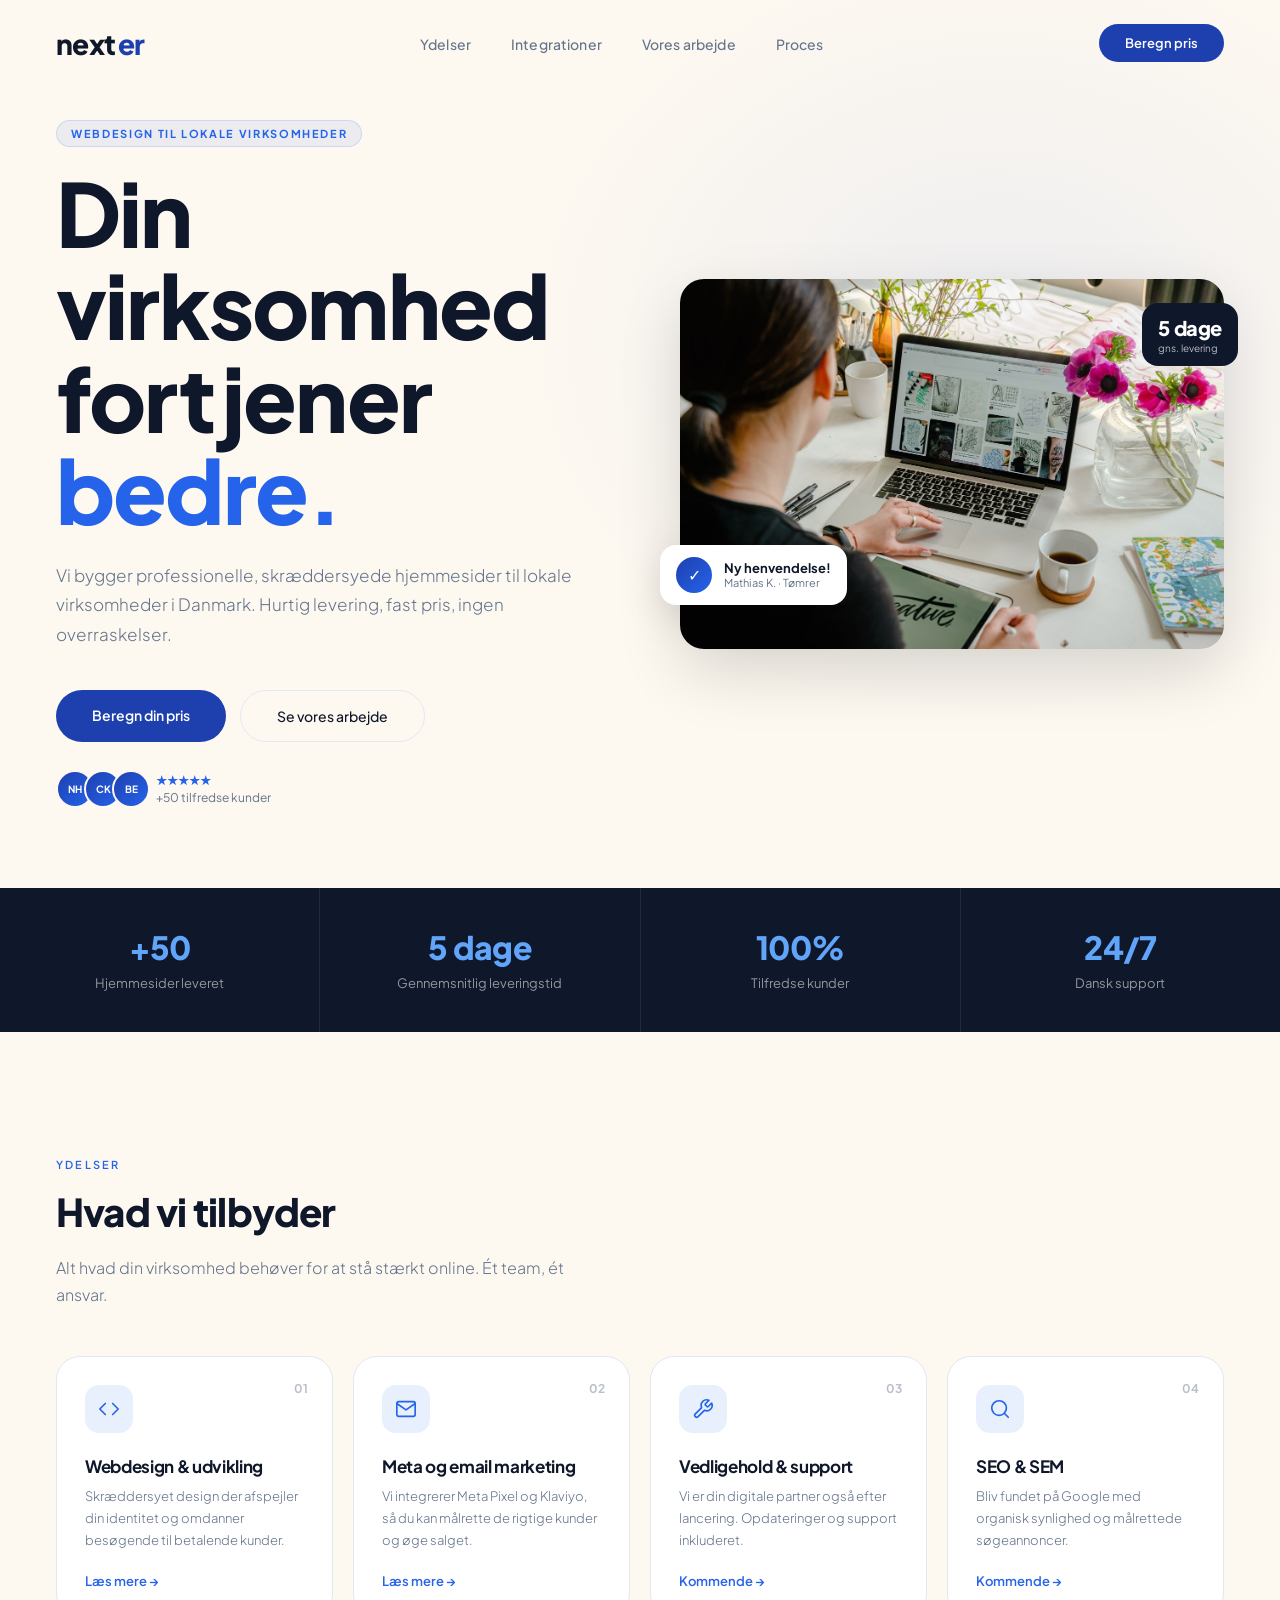
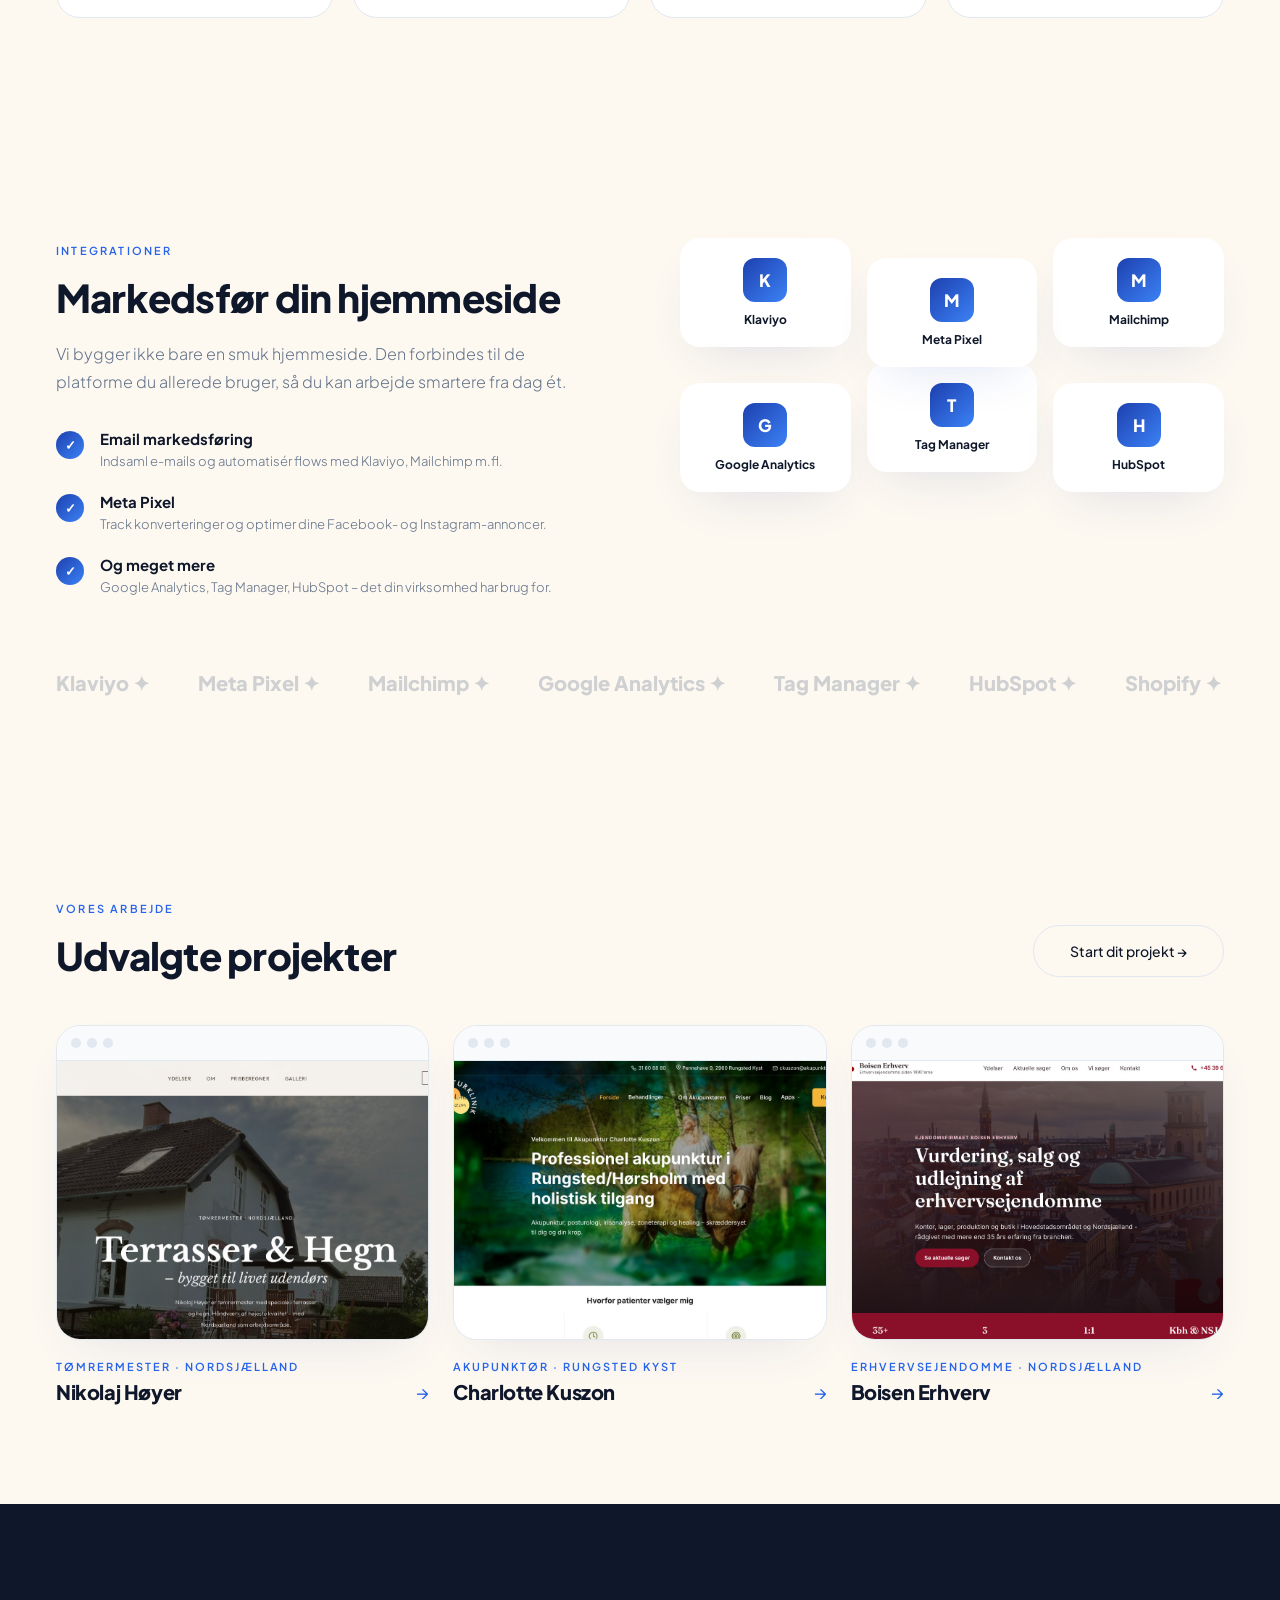
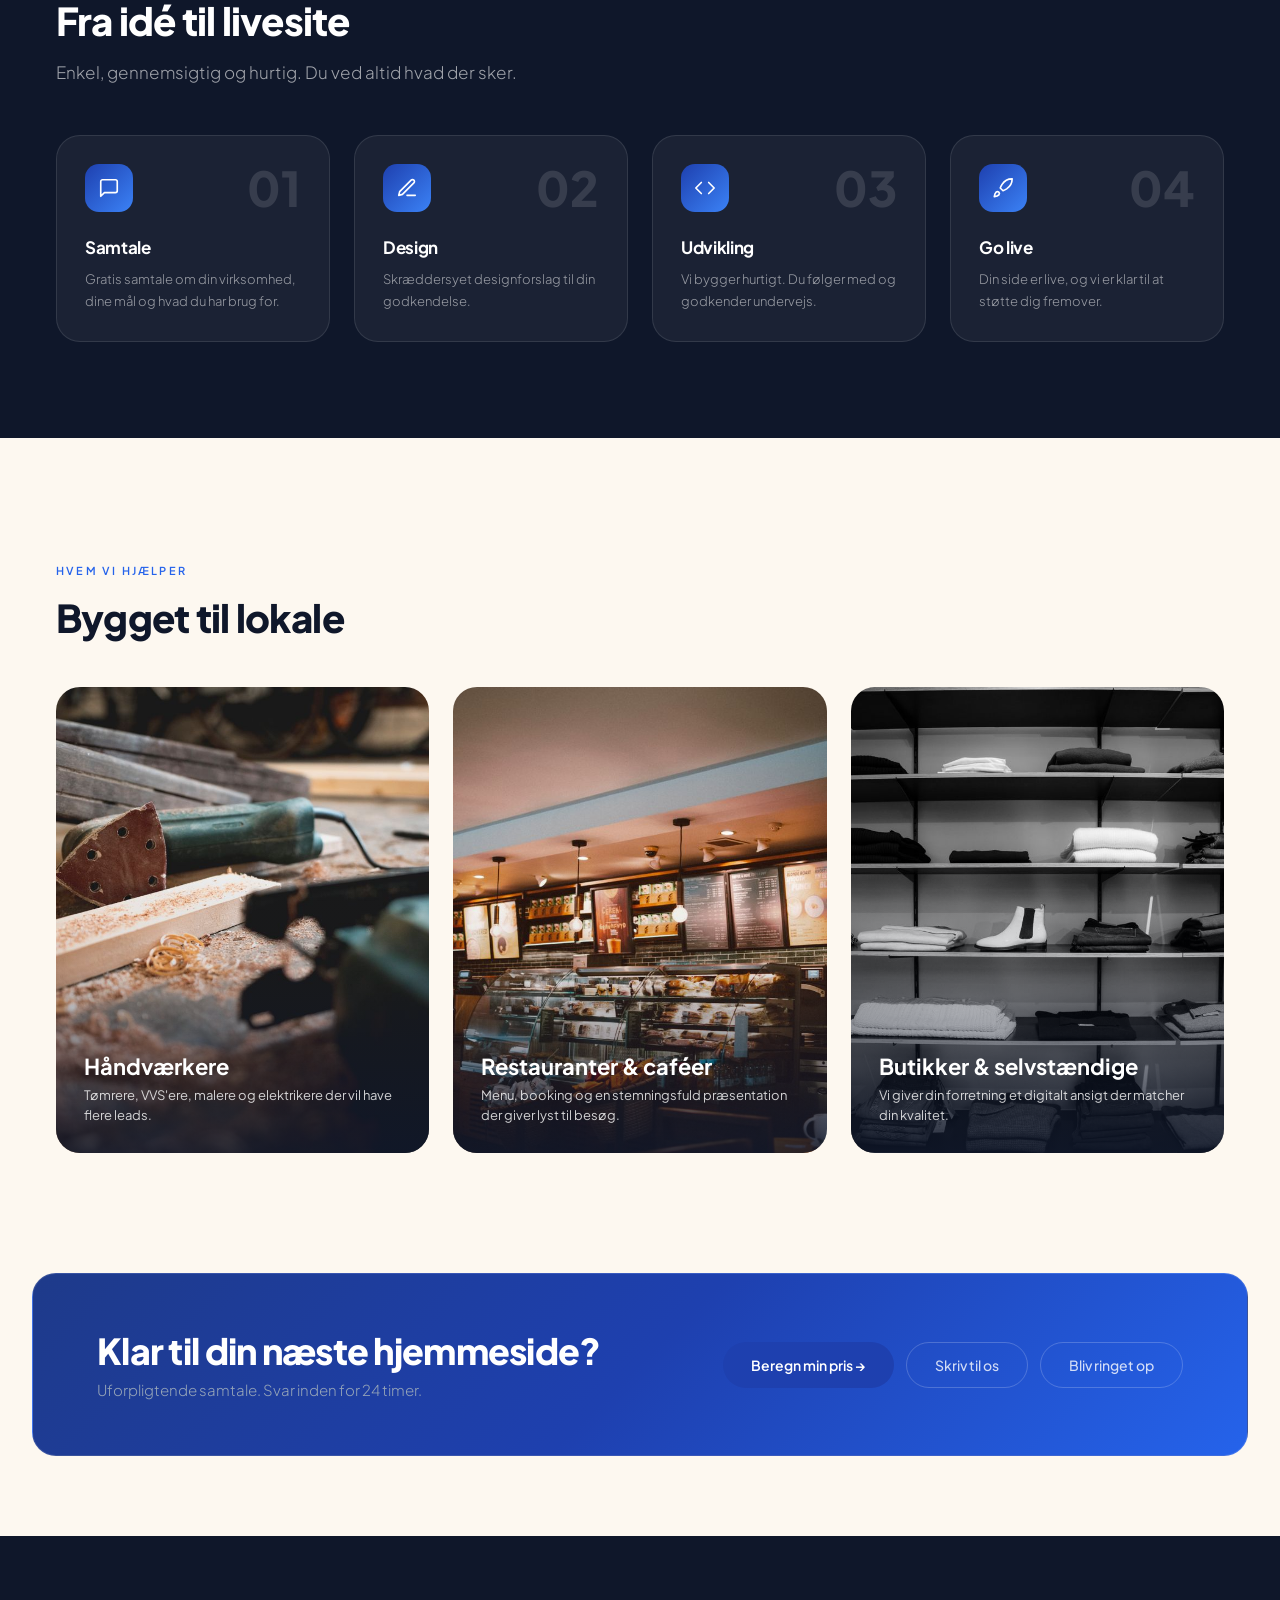
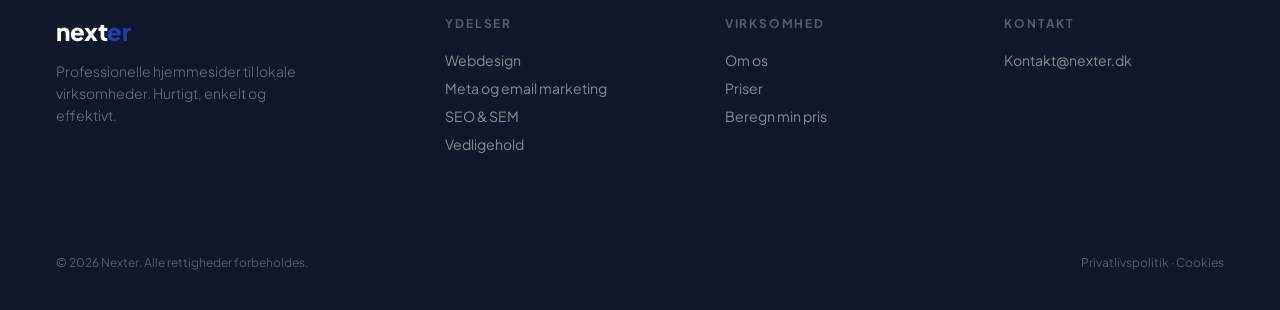
<file: index.html>
<!DOCTYPE html>
<html lang="da">
<head>
  <meta charset="UTF-8" />
  <meta name="viewport" content="width=device-width, initial-scale=1.0" />
  <title>Nexter | Professionelle hjemmesider til lokale virksomheder</title>
  <meta name="description" content="Nexter bygger skræddersyede, mobilvenlige hjemmesider til lokale virksomheder i Danmark. Leveret på 5 dage med SEO-optimering og 30 dages support. Fra 10.000 kr." />
  <meta name="robots" content="index, follow" />
  <link rel="canonical" href="https://nexter.dk/" />
  <!-- Open Graph -->
  <meta property="og:type" content="website" />
  <meta property="og:url" content="https://nexter.dk/" />
  <meta property="og:title" content="Nexter | Professionelle hjemmesider til lokale virksomheder" />
  <meta property="og:description" content="Skræddersyede, mobilvenlige hjemmesider til lokale virksomheder. Leveret på 5 dage med SEO-optimering og 30 dages support." />
  <meta property="og:image" content="https://nexter.dk/screenshots/nikolaj-hoyer.jpg" />
  <meta property="og:locale" content="da_DK" />
  <!-- Twitter Card -->
  <meta name="twitter:card" content="summary_large_image" />
  <meta name="twitter:title" content="Nexter | Professionelle hjemmesider til lokale virksomheder" />
  <meta name="twitter:description" content="Skræddersyede, mobilvenlige hjemmesider til lokale virksomheder. Leveret på 5 dage." />
  <meta name="twitter:image" content="https://nexter.dk/screenshots/nikolaj-hoyer.jpg" />
  <!-- Schema.org -->
  <script type="application/ld+json">
  [
    {
      "@context": "https://schema.org",
      "@type": "WebSite",
      "name": "Nexter",
      "url": "https://nexter.dk",
      "potentialAction": {
        "@type": "SearchAction",
        "target": "https://nexter.dk/?s={search_term_string}",
        "query-input": "required name=search_term_string"
      }
    },
    {
      "@context": "https://schema.org",
      "@type": "ProfessionalService",
      "@id": "https://nexter.dk/#business",
      "name": "Nexter",
      "url": "https://nexter.dk",
      "email": "kontakt@nexter.dk",
      "description": "Nexter bygger skræddersyede, mobilvenlige hjemmesider til lokale virksomheder i Danmark. Leveret på 5 dage, fast pris, ingen overraskelser.",
      "areaServed": { "@type": "Country", "name": "Denmark" },
      "serviceType": ["Webdesign", "Webudvikling", "SEO", "Meta-annoncering", "Email marketing"],
      "priceRange": "Fra 10.000 kr.",
      "inLanguage": "da",
      "hasOfferCatalog": {
        "@type": "OfferCatalog",
        "name": "Ydelser",
        "itemListElement": [
          { "@type": "Offer", "itemOffered": { "@type": "Service", "name": "Webdesign & udvikling", "url": "https://nexter.dk/webdesign.html" } },
          { "@type": "Offer", "itemOffered": { "@type": "Service", "name": "Meta & Email Marketing", "url": "https://nexter.dk/meta-email-marketing.html" } },
          { "@type": "Offer", "itemOffered": { "@type": "Service", "name": "SEO & SEM" } },
          { "@type": "Offer", "itemOffered": { "@type": "Service", "name": "Vedligehold & support" } }
        ]
      }
    }
  ]
  </script>
  <link rel="icon" type="image/svg+xml" href="favicon.svg" />
  <link rel="preconnect" href="https://fonts.googleapis.com" />
  <link rel="preconnect" href="https://fonts.gstatic.com" crossorigin />
  <link rel="stylesheet" href="https://fonts.googleapis.com/css2?family=Plus+Jakarta+Sans:ital,wght@0,300;0,400;0,500;0,600;0,700;0,800;1,300&display=swap" />
  <link rel="stylesheet" href="style.css" />
  <!-- Meta Pixel -->
  <script>
    !function(f,b,e,v,n,t,s)
    {if(f.fbq)return;n=f.fbq=function(){n.callMethod?
    n.callMethod.apply(n,arguments):n.queue.push(arguments)};
    if(!f._fbq)f._fbq=n;n.push=n;n.loaded=!0;n.version='2.0';
    n.queue=[];t=b.createElement(e);t.async=!0;
    t.src=v;s=b.getElementsByTagName(e)[0];
    s.parentNode.insertBefore(t,s)}(window, document,'script',
    'https://connect.facebook.net/en_US/fbevents.js');
    fbq('init', '2017242742480276');
    fbq('track', 'PageView');
  </script>
  <noscript><img height="1" width="1" style="display:none"
    src="https://www.facebook.com/tr?id=2017242742480276&ev=PageView&noscript=1"
  /></noscript>
  <!-- End Meta Pixel -->
  <style>
    /* HERO */
    .hero { min-height: 88vh; display: grid; grid-template-columns: 1fr 1fr; align-items: center; gap: 80px; padding: 120px 56px 80px; max-width: 100%; position: relative; }
    .hero::before { content: ''; position: absolute; inset: 0; background: radial-gradient(ellipse 55% 65% at 78% 38%, rgba(37,99,235,0.07) 0%, transparent 68%); pointer-events: none; z-index: 0; }
    .hero-content { display: flex; flex-direction: column; align-items: flex-start; position: relative; z-index: 1; }
    .hero-title { font-family: var(--font-head); font-size: clamp(44px,7vw,88px); font-weight: 800; line-height: 1.05; letter-spacing: -0.02em; margin-bottom: 24px; animation: fadeUp 0.9s ease 0.1s both; }
    .hero-sub { font-size: clamp(15px,1.4vw,17px); color: var(--muted); line-height: 1.75; font-weight: 300; margin: 0 0 40px; animation: fadeUp 0.9s ease 0.2s both; }

    /* HERO PHOTO */
    .hero-label { display: inline-flex; align-items: center; background: rgba(37,99,235,0.08); border: 1px solid rgba(37,99,235,0.15); color: var(--accent2); font-size: 11px; font-weight: 700; letter-spacing: 0.15em; text-transform: uppercase; padding: 6px 14px; border-radius: 100px; margin-bottom: 20px; animation: fadeUp 0.9s ease 0s both; }
    .hero-photo-wrap { position: relative; animation: fadeUp 0.9s ease 0.3s both; }
    .hero-photo { width: 100%; border-radius: 24px; object-fit: cover; box-shadow: 0 24px 64px rgba(0,0,0,0.14); display: block; }
    .hero-badge-notif { position: absolute; left: -20px; bottom: 44px; background: white; border-radius: 16px; padding: 12px 16px; display: flex; align-items: center; gap: 12px; box-shadow: 0 12px 40px rgba(0,0,0,0.12); animation: floatBadge 6s ease-in-out infinite; white-space: nowrap; z-index: 5; }
    .hero-badge-check { width: 36px; height: 36px; border-radius: 50%; background: linear-gradient(135deg, #1e40af, #2563eb); color: white; display: flex; align-items: center; justify-content: center; font-size: 16px; flex-shrink: 0; }
    .hero-badge-title { font-weight: 700; font-size: 13px; color: var(--text); }
    .hero-badge-sub { font-size: 11px; color: var(--muted); }
    .hero-badge-days { position: absolute; right: -14px; top: 24px; background: #0f172a; color: white; border-radius: 16px; padding: 12px 16px; animation: floatBadge 6s ease-in-out infinite; animation-delay: 1.5s; z-index: 5; }
    .hero-badge-days-num { font-size: 20px; font-weight: 800; letter-spacing: -0.02em; font-family: var(--font-head); }
    .hero-badge-days-sub { font-size: 10px; opacity: 0.7; margin-top: 2px; }
    .hero-social-proof { display: flex; align-items: center; gap: 16px; margin-top: 28px; animation: fadeUp 0.9s ease 0.4s both; }
    .hero-avatars { display: flex; }
    .hero-avatar { width: 38px; height: 38px; border-radius: 50%; background: linear-gradient(135deg, #1e40af, #2563eb); color: white; font-size: 10px; font-weight: 700; display: flex; align-items: center; justify-content: center; border: 2px solid var(--bg); margin-right: -10px; }
    .hero-stars { color: var(--accent2); font-size: 13px; margin-bottom: 2px; }
    .hero-proof-text { font-size: 12px; color: var(--muted); }
    @keyframes floatBadge { 0%,100%{transform:translateY(0)} 50%{transform:translateY(-8px)} }

    /* STATS */
    .stats-bar { padding: 0; display: flex; background: #0f172a; overflow: hidden; width: 100%; }
    .stat-item { flex: 1; padding: 40px 24px; position: relative; overflow: hidden; text-align: center; display: flex; flex-direction: column; align-items: center; justify-content: center; }
    .stat-item:not(:last-child) { border-right: 1px solid rgba(255,255,255,0.08); }
    .stat-item::before { display: none; }
    .stat-number { font-family: var(--font-head); font-size: clamp(22px,2.5vw,36px); font-weight: 800; letter-spacing: -0.02em; line-height: 1.2; color: #60a5fa; white-space: nowrap; }
    .stat-label { font-size: 13px; color: rgba(255,255,255,0.55); margin-top: 8px; font-weight: 400; text-align: center; line-height: 1.4; }


    /* INTEGRATIONS */
    .int-grid { display: grid; grid-template-columns: 1fr 1fr; gap: 80px; align-items: start; max-width: 1200px; margin: 0 auto; }
    .int-check-list { display: flex; flex-direction: column; gap: 20px; margin-top: 32px; }
    .int-check-item { display: flex; gap: 16px; }
    .int-check-icon { width: 28px; height: 28px; border-radius: 50%; background: linear-gradient(135deg, #1e40af, #3b82f6); color: white; display: flex; align-items: center; justify-content: center; font-size: 13px; font-weight: 700; flex-shrink: 0; margin-top: 2px; }
    .int-check-title { font-family: var(--font-head); font-size: 15px; font-weight: 700; margin-bottom: 3px; }
    .int-check-text { font-size: 13px; color: var(--muted); line-height: 1.6; font-weight: 300; }
    .int-tool-grid { display: grid; grid-template-columns: repeat(3,1fr); gap: 16px; }
    .int-tool-card { background: white; border-radius: 20px; padding: 20px 14px; text-align: center; font-size: 12px; font-weight: 700; box-shadow: 0 20px 50px -20px rgba(30,64,175,0.15); display: flex; flex-direction: column; align-items: center; gap: 10px; }
    .int-tool-card:nth-child(even) { transform: translateY(20px); }
    .int-tool-letter { width: 44px; height: 44px; border-radius: 12px; background: linear-gradient(135deg, #1e40af, #3b82f6); color: white; font-size: 17px; font-weight: 800; display: flex; align-items: center; justify-content: center; }
    .int-marquee-wrap { overflow: hidden; margin-top: 72px; }
    .int-marquee { display: flex; gap: 48px; white-space: nowrap; animation: marquee 28s linear infinite; width: max-content; }
    .int-marquee span { font-size: 20px; font-weight: 800; color: rgba(100,116,139,0.3); flex-shrink: 0; }
    @keyframes marquee { from { transform: translateX(0); } to { transform: translateX(-50%); } }

    section { padding: 120px 56px; }
    .s-title { font-family: var(--font-head); font-size: clamp(28px,3vw,42px); font-weight: 800; letter-spacing: -0.02em; line-height: 1.1; margin-bottom: 20px; }
    .s-sub { max-width: 480px; }

    /* SERVICES — kort-grid */
    .svc-card-grid { display: grid; grid-template-columns: repeat(4,1fr); gap: 20px; margin-top: 48px; }
    .svc-card { position: relative; display: flex; flex-direction: column; background: white; border: 1px solid var(--border); border-radius: 24px; padding: 28px; transition: transform 0.3s, box-shadow 0.3s; text-decoration: none; color: inherit; }
    .svc-card:hover { transform: translateY(-4px); box-shadow: 0 20px 50px -20px rgba(30,64,175,0.2); }
    .svc-card-num { position: absolute; right: 24px; top: 24px; font-size: 12px; font-weight: 700; color: rgba(100,116,139,0.45); }
    .svc-card-icon { width: 48px; height: 48px; border-radius: 14px; background: rgba(37,99,235,0.1); color: var(--accent2); display: flex; align-items: center; justify-content: center; transition: background 0.3s, color 0.3s; flex-shrink: 0; }
    .svc-card:hover .svc-card-icon { background: linear-gradient(135deg, #1e40af, #3b82f6); color: white; }
    .svc-card-title { font-family: var(--font-head); font-size: 17px; font-weight: 700; letter-spacing: -0.02em; margin: 22px 0 8px; }
    .svc-card-text { font-size: 13px; color: var(--muted); line-height: 1.7; font-weight: 300; flex: 1; }
    .svc-card-link { font-size: 13px; font-weight: 600; color: var(--accent2); margin-top: 22px; }

    /* WORK */
    .work { padding: 120px 0; }
    .work-header { padding: 0 56px; margin-bottom: 56px; }
    .work-scroll-outer { overflow: hidden; position: relative; }
    .work-track { display: flex; gap: 24px; padding: 0 56px; transition: transform 0.6s cubic-bezier(0.16,1,0.3,1); }
    .work-card { flex-shrink: 0; width: 380px; background: var(--surface); border-radius: 20px; border: 1px solid var(--border); padding: 40px; cursor: pointer; transition: transform 0.4s cubic-bezier(0.16,1,0.3,1), box-shadow 0.4s, border-color 0.4s; position: relative; overflow: hidden; }
    .work-card::before { content:''; position: absolute; top:0; left:0; right:0; height:3px; background: linear-gradient(90deg,var(--accent),var(--accent2)); transform: scaleX(0); transform-origin: left; transition: transform 0.4s ease; }
    .work-card:hover { transform: translateY(-8px); box-shadow: 0 24px 60px rgba(0,0,0,0.10); border-color: rgba(37,99,235,0.2); }
    .work-card:hover::before { transform: scaleX(1); }
    .work-card-img { width: 100%; height: 200px; border-radius: 12px; background: linear-gradient(135deg,var(--surface2),rgba(37,99,235,0.15)); margin-bottom: 24px; display: flex; align-items: center; justify-content: center; }
    .work-card-mock { width: 80%; height: 80%; border: 1px solid rgba(0,0,0,0.06); border-radius: 8px; background: var(--bg); display: flex; flex-direction: column; overflow: hidden; }
    .mock-bar { height: 24px; background: rgba(0,0,0,0.03); border-bottom: 1px solid rgba(0,0,0,0.03); display: flex; align-items: center; gap: 5px; padding: 0 10px; }
    .mock-dot { width: 6px; height: 6px; border-radius: 50%; }
    .mock-content { flex: 1; padding: 12px; display: flex; flex-direction: column; gap: 6px; }
    .mock-line { height: 6px; border-radius: 3px; background: rgba(0,0,0,0.05); }
    .mock-line.accent { background: linear-gradient(90deg,var(--accent),var(--accent2)); width: 60%; }
    .mock-line.short { width: 40%; }
    .mock-line.med { width: 75%; }
    .work-tag { display: inline-block; font-size: 11px; font-weight: 600; letter-spacing: 0.1em; text-transform: uppercase; color: var(--accent2); margin-bottom: 10px; }
    .work-title { font-family: var(--font-head); font-size: 22px; font-weight: 700; letter-spacing: -0.02em; margin-bottom: 8px; }
    .work-result { font-size: 13px; color: var(--muted); font-weight: 300; }
    .work-result span { color: var(--green); font-weight: 600; }
    .work-controls { display: flex; gap: 12px; padding: 40px 56px 0; }
    .work-btn { width: 48px; height: 48px; border-radius: 50%; border: 1px solid var(--border); background: var(--surface); color: var(--text); font-size: 18px; cursor: pointer; display: flex; align-items: center; justify-content: center; transition: background 0.2s, border-color 0.2s, transform 0.2s; }
    .work-btn:hover { background: var(--accent); border-color: var(--accent); transform: scale(1.05); }

    /* PROCESS */
    .process-section { background: #0f172a; padding: 96px 56px; }
    .process-intro { max-width: 1200px; margin: 0 auto 48px; }
    .process-intro .s-title { color: white; margin-bottom: 16px; }
    .process-intro p { font-size: 17px; color: rgba(255,255,255,0.6); font-weight: 300; line-height: 1.7; }
    .p-icon-grid { display: grid; grid-template-columns: repeat(4,1fr); gap: 24px; max-width: 1200px; margin: 0 auto; }
    .p-icon-card { background: rgba(255,255,255,0.05); border: 1px solid rgba(255,255,255,0.1); border-radius: 24px; padding: 28px; }
    .p-icon-card-top { display: flex; align-items: flex-start; justify-content: space-between; margin-bottom: 24px; }
    .p-step-icon { width: 48px; height: 48px; border-radius: 14px; background: linear-gradient(135deg, #1e40af, #3b82f6); color: white; display: flex; align-items: center; justify-content: center; flex-shrink: 0; }
    .p-step-bignum { font-family: var(--font-head); font-size: 48px; font-weight: 800; opacity: 0.12; line-height: 1; color: white; }
    .p-title { font-family: var(--font-head); font-size: 17px; font-weight: 700; letter-spacing: -0.02em; margin-bottom: 10px; color: white; }
    .p-text { font-size: 13px; color: rgba(255,255,255,0.55); line-height: 1.7; font-weight: 300; }

    /* AUDIENCE */
    .audience-grid { display: grid; grid-template-columns: repeat(2,1fr); gap: 20px; margin-top: 64px; }
    .aud-card { background: var(--surface); border: 1px solid var(--border); border-radius: 20px; padding: 40px; transition: transform 0.4s cubic-bezier(0.16,1,0.3,1), border-color 0.3s, box-shadow 0.4s; position: relative; overflow: hidden; }
    .aud-card::before { display: none; }
    .aud-card:hover { transform: translateY(-6px); border-color: rgba(37,99,235,0.2); box-shadow: 0 20px 60px rgba(0,0,0,0.08); }
    .aud-icon { margin-bottom: 20px; }
    .aud-card:nth-child(1) .aud-icon { background: rgba(245,158,11,0.10); padding: 10px; border-radius: 12px; color: #d97706; }
    .aud-card:nth-child(2) .aud-icon { background: rgba(20,184,166,0.10); padding: 10px; border-radius: 12px; color: #0d9488; }
    .aud-card:nth-child(3) .aud-icon { background: rgba(139,92,246,0.10); padding: 10px; border-radius: 12px; color: #7c3aed; }
    .aud-card:nth-child(4) .aud-icon { background: rgba(37,99,235,0.10); padding: 10px; border-radius: 12px; color: var(--accent2); }
    .aud-title { font-family: var(--font-head); font-size: 21px; font-weight: 700; letter-spacing: -0.02em; margin-bottom: 12px; }
    .aud-text { font-size: 14px; color: var(--muted); line-height: 1.7; font-weight: 300; }

    /* AUDIENCE PHOTO */
    .aud-photo-grid { display: grid; grid-template-columns: repeat(3,1fr); gap: 24px; margin-top: 48px; }
    .aud-photo-card { position: relative; border-radius: 24px; overflow: hidden; aspect-ratio: 4/5; }
    .aud-photo-card img { width: 100%; height: 100%; object-fit: cover; transition: transform 0.7s ease; display: block; }
    .aud-photo-card:hover img { transform: scale(1.05); }
    .aud-photo-overlay { position: absolute; inset: 0; background: linear-gradient(to top, rgba(15,23,42,0.85) 0%, rgba(15,23,42,0.1) 40%, transparent 65%); }
    .aud-photo-text { position: absolute; bottom: 0; left: 0; right: 0; padding: 28px; color: white; }
    .aud-photo-text h3 { font-size: 22px; font-weight: 700; margin-bottom: 6px; }
    .aud-photo-text p { font-size: 13px; opacity: 0.8; line-height: 1.5; }

    /* CTA */
    .cta-section { margin: 0 32px 80px; border-radius: 24px; background: linear-gradient(135deg, #1e3a8a 0%, #1e40af 50%, #2563eb 100%); border: 1px solid rgba(255,255,255,0.12); padding: 56px 64px; display: flex; align-items: center; justify-content: space-between; gap: 48px; position: relative; overflow: hidden; }
    .cta-section::before { display:none; }
    .cta-content { position: relative; z-index:1; }
    .cta-title { font-family: var(--font-head); font-size: clamp(24px,2.8vw,38px); font-weight: 800; letter-spacing: -0.02em; line-height:1.15; color:white; margin-bottom: 8px; }
    .cta-sub { font-size: 15px; color: #94a3b8; font-weight: 300; }
    .cta-section .btn-white-outline { color: rgba(255,255,255,0.8); border-color: rgba(255,255,255,0.2); }
    .cta-section .btn-white-outline:hover { border-color: rgba(255,255,255,0.5); background: rgba(255,255,255,0.06); }
    .cta-actions { display: flex; gap: 12px; flex-wrap: wrap; flex-shrink: 0; position: relative; z-index:1; }
    .btn-white { display: inline-block; background: var(--accent); color: white; padding: 14px 28px; border-radius: 100px; font-size: 14px; font-weight: 600; text-decoration: none; transition: transform 0.2s, background 0.2s; white-space: nowrap; }
    .btn-white:hover { transform: translateY(-2px); background: var(--accent2); }

    /* PRICING */
    .price-card { display: grid; grid-template-columns: 1fr 1fr; background: var(--surface); border: 1px solid var(--border); border-radius: 24px; overflow: hidden; }
    .price-left { padding: 56px; border-right: 1px solid var(--border); background: linear-gradient(135deg,var(--surface),rgba(59,130,246,0.05)); }
    .price-right { padding: 56px; }
    .price-number { font-family: var(--font-head); font-size: clamp(52px,6vw,80px); font-weight: 800; letter-spacing: -0.02em; line-height:1; color: var(--text); }
    .price-number span { font-size: 0.4em; color: var(--muted); font-weight: 400; vertical-align: middle; }
    .price-includes-title { font-size: 11px; font-weight: 600; letter-spacing: 0.2em; text-transform: uppercase; color: var(--muted); margin-bottom: 24px; }
    .price-list { list-style: none; display: flex; flex-direction: column; gap: 14px; }
    .price-list li { font-size: 15px; color: var(--text); display: flex; align-items: center; gap: 12px; font-weight: 400; }
    .price-check { width: 22px; height: 22px; background: rgba(59,130,246,0.15); border-radius: 50%; display: flex; align-items: center; justify-content: center; font-size: 11px; color: var(--accent2); flex-shrink: 0; }

    /* MODAL */
    .modal-overlay { position: fixed; inset:0; z-index:500; background: rgba(0,0,0,0.45); backdrop-filter: blur(8px); display: flex; align-items: center; justify-content: center; padding: 24px; opacity:0; pointer-events:none; transition: opacity 0.3s ease; }
    .modal-overlay.open { opacity:1; pointer-events:all; }
    .modal-box { background: var(--surface); border: 1px solid var(--border); border-radius: 24px; padding: 48px; width: 100%; max-width: 520px; position: relative; transform: translateY(24px); transition: transform 0.3s cubic-bezier(0.16,1,0.3,1); }
    .modal-overlay.open .modal-box { transform: translateY(0); }
    .modal-close { position: absolute; top:20px; right:20px; background: rgba(0,0,0,0.05); border:none; color: var(--muted); width:36px; height:36px; border-radius:50%; cursor:pointer; display:flex; align-items:center; justify-content:center; transition: background 0.2s, color 0.2s; }
    .modal-close:hover { background: rgba(0,0,0,0.08); color: var(--text); }
    .modal-label { font-size: 11px; font-weight: 600; letter-spacing: 0.2em; text-transform: uppercase; color: var(--accent2); margin-bottom: 12px; }
    .modal-title { font-family: var(--font-head); font-size: 24px; font-weight: 800; letter-spacing: -0.02em; line-height: 1.2; margin-bottom: 10px; }
    .modal-sub { font-size: 14px; color: var(--muted); margin-bottom: 32px; font-weight: 300; line-height: 1.6; }
    .field-group { display: grid; grid-template-columns: 1fr 1fr; gap: 12px; margin-bottom: 12px; }
    .lead-input { width: 100%; background: var(--bg); border: 1px solid var(--border); border-radius: 10px; padding: 14px 16px; color: var(--text); font-family: var(--font-body); font-size: 14px; outline:none; transition: border-color 0.2s, box-shadow 0.2s; margin-bottom: 12px; display:block; }
    .lead-input:focus { border-color: var(--accent); box-shadow: 0 0 0 3px rgba(59,130,246,0.15); }
    .lead-input::placeholder { color: rgba(17,24,39,0.3); }
    .lead-textarea { resize:none; height:100px; margin-bottom:20px; }
    .lead-submit { width:100%; background: var(--accent); color:white; border:none; border-radius:10px; padding:16px; font-family: var(--font-head); font-size:13px; font-weight:700; letter-spacing:0.04em; cursor:pointer; transition: background 0.2s, transform 0.2s; box-shadow: 0 4px 20px rgba(59,130,246,0.3); }
    .lead-submit:hover { background: var(--accent2); transform: translateY(-2px); }
    .lead-disclaimer { font-size: 11px; color: rgba(17,24,39,0.3); text-align:center; margin-top:12px; }

    /* PORTFOLIO */
    .port-card { background:var(--surface); border:1px solid var(--border); border-radius:20px; overflow:hidden; transition:transform .3s,box-shadow .3s; }
    .port-card:hover { transform:translateY(-6px); box-shadow:0 24px 60px rgba(0,0,0,0.08); }
    @media (max-width: 900px) { #portfolio .port-grid { grid-template-columns: 1fr 1fr !important; } }
    @media (max-width: 600px) { #portfolio .port-grid { grid-template-columns: 1fr !important; } }
    .port-preview { position:relative; width:100%; aspect-ratio:16/9; overflow:hidden; cursor:pointer; }
    .port-img { width:100%; height:100%; object-fit:cover; object-position:top; display:block; pointer-events:none; transition:transform .45s ease; }
    .port-preview:hover .port-img { transform:scale(1.05); }
    .magnifier { display:none; position:absolute; width:180px; height:180px; border-radius:50%; border:2px solid var(--accent); box-shadow:0 8px 32px rgba(0,0,0,0.10); overflow:hidden; pointer-events:none; transform:translate(-50%,-50%); z-index:10; background-repeat:no-repeat; }
    .port-info { padding:20px 24px; }
    .port-tag { font-size:11px; font-weight:600; letter-spacing:0.18em; text-transform:uppercase; color:var(--accent2); margin-bottom:6px; }
    .port-name { font-family:var(--font-head); font-size:20px; font-weight:800; letter-spacing:-0.02em; margin-bottom:12px; }
    .port-link { font-size:13px; font-weight:600; color:var(--accent2); text-decoration:none; transition:color .2s; }
    .port-link:hover { color:var(--text); }
    .port-chrome { display: flex; gap: 6px; padding: 12px 14px; border-bottom: 1px solid var(--border); background: #f8fafc; }
    .port-chrome span { width: 10px; height: 10px; border-radius: 50%; background: #e2e8f0; }

    @media (max-width: 900px) {
      /* OVERFLOW FIX */
      *, *::before, *::after { max-width: 100%; }
      section, .stats-bar, .work, footer, .process { width: 100%; overflow-x: hidden; }
      .cta-section { width: calc(100% - 24px); overflow-x: hidden; }

      /* HERO */
      .hero { grid-template-columns: 1fr; gap: 32px; padding: 110px 20px 60px; }
      .hero-title { font-size: clamp(40px, 11vw, 68px); }
      .hero-sub { font-size: 16px; }
      .hero-actions { flex-direction: column; align-items: stretch; gap: 12px; }
      .hero-photo-wrap { display: none; }
      .btn-primary, .btn-secondary { text-align: center; padding: 16px 20px; }

      /* SECTIONS */
      section { padding: 72px 20px; }

      /* STATS */
      .stats-bar { padding: 0; flex-wrap: wrap; }
      .stat-item { flex: none; width: 50%; padding: 28px 16px; }
      .stat-number { font-size: clamp(20px, 6vw, 30px); white-space: normal; }
      .stat-label { font-size: 12px; }

      /* SERVICES */
      .svc-card-grid { grid-template-columns: 1fr 1fr; gap: 14px; }

      /* WORK */
      .work { padding: 72px 0; }
      .work-header { padding: 0 20px; flex-direction: column; align-items: flex-start; gap: 16px; }
      .work-track { padding: 0 20px; gap: 16px; }
      .work-card { min-width: 280px; width: 280px; padding: 28px 24px; }
      .work-controls { padding: 28px 20px 0; }

      /* PROCESS */
      .process-section { padding: 64px 20px; }
      .p-icon-grid { grid-template-columns: 1fr 1fr; gap: 16px; }
      .p-step-bignum { font-size: 36px; }

      /* AUDIENCE */
      .audience-grid { grid-template-columns: 1fr; gap: 14px; }
      .aud-card { padding: 28px 24px; }
      .aud-photo-grid { grid-template-columns: 1fr; gap: 16px; }
      .aud-photo-card { aspect-ratio: 4/3; }

      /* PRICING */
      .price-card { grid-template-columns: 1fr; }
      .price-left { border-right: none; border-bottom: 1px solid var(--border); padding: 40px 28px; }
      .price-right { padding: 40px 28px; }

      /* CTA */
      .cta-section { margin: 0 12px 60px; padding: 40px 24px; flex-direction: column; align-items: flex-start; gap: 28px; }
      .cta-actions { flex-direction: column; align-items: center; gap: 10px; width: 100%; }
      .btn-white, .btn-white-outline { text-align: center; padding: 14px 20px; min-width: 220px; }

      /* MODAL */
      .modal-box { padding: 32px 20px; margin: 20px; }
      .field-group { grid-template-columns: 1fr; }

      /* INTEGRATIONS */
      #integrations { padding: 72px 20px !important; }
      .int-grid { grid-template-columns: 1fr !important; gap: 48px !important; }
      .int-tool-card:nth-child(even) { transform: none; }
      .int-marquee-wrap { margin-top: 48px; }
      .int-tool-grid { grid-template-columns: repeat(3,1fr); gap: 10px; }

      /* PRICING */
      #priser { padding: 72px 20px !important; }
    }

    @media (max-width: 500px) {
      .hero-title { font-size: clamp(24px, 8vw, 34px); overflow-wrap: break-word; }
      .s-title { font-size: clamp(20px, 6vw, 28px); overflow-wrap: break-word; }
      .cta-title { font-size: clamp(24px, 8vw, 34px); overflow-wrap: break-word; }
      .process-steps { grid-template-columns: 1fr; gap: 28px; }
      .stat-item { width: 50%; }
    }
  </style>
</head>
<body>

<nav id="nav">
  <a href="/" class="logo">next<span class="logo-dot">er</span></a>
  <ul class="nav-links">
    <li><a href="#services">Ydelser</a></li>
    <li><a href="#integrations">Integrationer</a></li>
    <li><a href="#portfolio">Vores arbejde</a></li>
    <li><a href="#process">Proces</a></li>
  </ul>
  <a href="beregn-pris.html" class="nav-btn">Beregn pris</a>
  <button class="hamburger" id="hamburger" aria-label="Åbn menu">
    <span></span><span></span><span></span>
  </button>
</nav>

<div class="mobile-menu" id="mobileMenu">
  <a href="#services" class="mob-link">Ydelser</a>
  <a href="#integrations" class="mob-link">Integrationer</a>
  <a href="#portfolio" class="mob-link">Vores arbejde</a>
  <a href="#process" class="mob-link">Proces</a>
  <a href="beregn-pris.html" class="nav-btn">Beregn pris</a>
</div>

<section class="hero">
  <div class="hero-content">
    <div class="hero-label">Webdesign til lokale virksomheder</div>
    <h1 class="hero-title">Din virksomhed fortjener<br><span class="grad">bedre.</span></h1>
    <p class="hero-sub">Vi bygger professionelle, skræddersyede hjemmesider til lokale virksomheder i Danmark. Hurtig levering, fast pris, ingen overraskelser.</p>
    <div class="hero-actions">
      <a href="#kontakt" class="btn-primary">Beregn din pris</a>
      <a href="#portfolio" class="btn-secondary">Se vores arbejde</a>
    </div>
    <div class="hero-social-proof">
      <div class="hero-avatars">
        <span class="hero-avatar">NH</span>
        <span class="hero-avatar">CK</span>
        <span class="hero-avatar">BE</span>
      </div>
      <div>
        <div class="hero-stars">★★★★★</div>
        <div class="hero-proof-text">+50 tilfredse kunder</div>
      </div>
    </div>
  </div>
  <div class="hero-photo-wrap" aria-hidden="true">
    <img src="img/hero.jpg" alt="Laptop og telefon med en moderne hjemmeside" class="hero-photo">
    <div class="hero-badge-notif">
      <div class="hero-badge-check">✓</div>
      <div>
        <div class="hero-badge-title">Ny henvendelse!</div>
        <div class="hero-badge-sub">Mathias K. · Tømrer</div>
      </div>
    </div>
    <div class="hero-badge-days">
      <div class="hero-badge-days-num">5 dage</div>
      <div class="hero-badge-days-sub">gns. levering</div>
    </div>
  </div>
</section>

<div class="stats-bar">
  <div class="stat-item reveal delay-1"><div class="stat-number">+50</div><div class="stat-label">Hjemmesider leveret</div></div>
  <div class="stat-item reveal delay-2"><div class="stat-number">5 dage</div><div class="stat-label">Gennemsnitlig leveringstid</div></div>
  <div class="stat-item reveal delay-3"><div class="stat-number">100%</div><div class="stat-label">Tilfredse kunder</div></div>
  <div class="stat-item reveal delay-4"><div class="stat-number">24/7</div><div class="stat-label">Dansk support</div></div>
</div>


<section id="services">
  <div class="reveal-left">
    <div class="s-label">Ydelser</div>
    <h2 class="s-title">Hvad vi tilbyder</h2>
    <p style="font-size:16px;color:var(--muted);line-height:1.7;font-weight:300;margin-top:8px;max-width:560px;">Alt hvad din virksomhed behøver for at stå stærkt online. Ét team, ét ansvar.</p>
  </div>
  <div class="svc-card-grid">
    <a href="webdesign.html" class="svc-card reveal delay-1">
      <span class="svc-card-num">01</span>
      <div class="svc-card-icon">
        <svg width="22" height="22" viewBox="0 0 24 24" fill="none" stroke="currentColor" stroke-width="1.8" stroke-linecap="round" stroke-linejoin="round"><polyline points="16 18 22 12 16 6"/><polyline points="8 6 2 12 8 18"/></svg>
      </div>
      <div class="svc-card-title">Webdesign & udvikling</div>
      <p class="svc-card-text">Skræddersyet design der afspejler din identitet og omdanner besøgende til betalende kunder.</p>
      <span class="svc-card-link">Læs mere →</span>
    </a>
    <a href="meta-email-marketing.html" class="svc-card reveal delay-2">
      <span class="svc-card-num">02</span>
      <div class="svc-card-icon">
        <svg width="22" height="22" viewBox="0 0 24 24" fill="none" stroke="currentColor" stroke-width="1.8" stroke-linecap="round" stroke-linejoin="round"><path d="M4 4h16c1.1 0 2 .9 2 2v12c0 1.1-.9 2-2 2H4c-1.1 0-2-.9-2-2V6c0-1.1.9-2 2-2z"/><polyline points="22,6 12,13 2,6"/></svg>
      </div>
      <div class="svc-card-title">Meta og email marketing</div>
      <p class="svc-card-text">Vi integrerer Meta Pixel og Klaviyo, så du kan målrette de rigtige kunder og øge salget.</p>
      <span class="svc-card-link">Læs mere →</span>
    </a>
    <div class="svc-card reveal delay-3">
      <span class="svc-card-num">03</span>
      <div class="svc-card-icon">
        <svg width="22" height="22" viewBox="0 0 24 24" fill="none" stroke="currentColor" stroke-width="1.8" stroke-linecap="round" stroke-linejoin="round"><path d="M14.7 6.3a1 1 0 0 0 0 1.4l1.6 1.6a1 1 0 0 0 1.4 0l3.77-3.77a6 6 0 0 1-7.94 7.94l-6.91 6.91a2.12 2.12 0 0 1-3-3l6.91-6.91a6 6 0 0 1 7.94-7.94l-3.76 3.76z"/></svg>
      </div>
      <div class="svc-card-title">Vedligehold & support</div>
      <p class="svc-card-text">Vi er din digitale partner også efter lancering. Opdateringer og support inkluderet.</p>
      <span class="svc-card-link">Kommende →</span>
    </div>
    <div class="svc-card reveal delay-4">
      <span class="svc-card-num">04</span>
      <div class="svc-card-icon">
        <svg width="22" height="22" viewBox="0 0 24 24" fill="none" stroke="currentColor" stroke-width="1.8" stroke-linecap="round" stroke-linejoin="round"><circle cx="11" cy="11" r="8"/><line x1="21" y1="21" x2="16.65" y2="16.65"/></svg>
      </div>
      <div class="svc-card-title">SEO & SEM</div>
      <p class="svc-card-text">Bliv fundet på Google med organisk synlighed og målrettede søgeannoncer.</p>
      <span class="svc-card-link">Kommende →</span>
    </div>
  </div>
</section>

<section id="integrations" style="background:var(--surface);padding:100px 56px;">
  <div class="int-grid">
    <div class="reveal-left">
      <div class="s-label">Integrationer</div>
      <h2 class="s-title">Markedsfør din hjemmeside</h2>
      <p style="font-size:16px;color:var(--muted);line-height:1.8;font-weight:300;margin-top:16px;">Vi bygger ikke bare en smuk hjemmeside. Den forbindes til de platforme du allerede bruger, så du kan arbejde smartere fra dag ét.</p>
      <div class="int-check-list">
        <div class="int-check-item">
          <div class="int-check-icon">✓</div>
          <div>
            <div class="int-check-title">Email markedsføring</div>
            <p class="int-check-text">Indsaml e-mails og automatisér flows med Klaviyo, Mailchimp m.fl.</p>
          </div>
        </div>
        <div class="int-check-item">
          <div class="int-check-icon">✓</div>
          <div>
            <div class="int-check-title">Meta Pixel</div>
            <p class="int-check-text">Track konverteringer og optimer dine Facebook- og Instagram-annoncer.</p>
          </div>
        </div>
        <div class="int-check-item">
          <div class="int-check-icon">✓</div>
          <div>
            <div class="int-check-title">Og meget mere</div>
            <p class="int-check-text">Google Analytics, Tag Manager, HubSpot – det din virksomhed har brug for.</p>
          </div>
        </div>
      </div>
    </div>
    <div class="reveal-right">
      <div class="int-tool-grid">
        <div class="int-tool-card"><div class="int-tool-letter">K</div>Klaviyo</div>
        <div class="int-tool-card"><div class="int-tool-letter">M</div>Meta Pixel</div>
        <div class="int-tool-card"><div class="int-tool-letter">M</div>Mailchimp</div>
        <div class="int-tool-card"><div class="int-tool-letter">G</div>Google Analytics</div>
        <div class="int-tool-card"><div class="int-tool-letter">T</div>Tag Manager</div>
        <div class="int-tool-card"><div class="int-tool-letter">H</div>HubSpot</div>
      </div>
    </div>
  </div>
  <div class="int-marquee-wrap">
    <div class="int-marquee">
      <span>Klaviyo ✦</span><span>Meta Pixel ✦</span><span>Mailchimp ✦</span><span>Google Analytics ✦</span><span>Tag Manager ✦</span><span>HubSpot ✦</span><span>Shopify ✦</span><span>Google Ads ✦</span><span>Klaviyo ✦</span><span>Meta Pixel ✦</span><span>Mailchimp ✦</span><span>Google Analytics ✦</span><span>Tag Manager ✦</span><span>HubSpot ✦</span><span>Shopify ✦</span><span>Google Ads ✦</span>
    </div>
  </div>
</section>

<!-- PORTFOLIO -->
<section id="portfolio" style="padding:100px 56px;">
  <div style="max-width:1200px;margin:0 auto;">
    <div style="display:flex;flex-wrap:wrap;align-items:flex-end;justify-content:space-between;gap:24px;margin-bottom:48px;">
      <div class="reveal-left">
        <div class="s-label">Vores arbejde</div>
        <h2 class="s-title" style="margin-bottom:0;">Udvalgte projekter</h2>
      </div>
      <a href="beregn-pris.html" class="btn-secondary reveal-right" style="white-space:nowrap;">Start dit projekt →</a>
    </div>
    <div class="port-grid" style="display:grid;grid-template-columns:1fr 1fr 1fr;gap:24px;">
      <!-- CARD: Nikolaj Høyer -->
      <a href="https://luckuszon-web.github.io/NikolajHoyer/" target="_blank" rel="noopener" class="reveal" style="text-decoration:none;color:inherit;display:block;">
        <div class="port-card" style="border-radius:24px;overflow:hidden;border:1px solid var(--border);background:white;box-shadow:0 20px 50px -20px rgba(30,64,175,0.12);transition:transform 0.3s,box-shadow 0.3s;">
          <div class="port-chrome"><span></span><span></span><span></span></div>
          <div style="aspect-ratio:4/3;overflow:hidden;">
            <img src="screenshots/nikolaj-hoyer.jpg" alt="Nikolaj Høyer" loading="lazy" style="width:100%;height:100%;object-fit:cover;object-position:top;display:block;transition:transform 0.7s ease;" onmouseover="this.style.transform='scale(1.04)'" onmouseout="this.style.transform='scale(1)'" />
          </div>
        </div>
        <div style="margin-top:20px;">
          <div class="port-tag">Tømrermester · Nordsjælland</div>
          <div style="display:flex;align-items:center;justify-content:space-between;margin-top:4px;">
            <h3 class="port-name" style="margin-bottom:0;">Nikolaj Høyer</h3>
            <span style="color:var(--accent2);font-size:18px;transition:transform 0.2s;">→</span>
          </div>
        </div>
      </a>
      <!-- CARD: Charlotte Kuszon -->
      <a href="https://akupunktoeren.com/" target="_blank" rel="noopener" class="reveal" style="text-decoration:none;color:inherit;display:block;">
        <div class="port-card" style="border-radius:24px;overflow:hidden;border:1px solid var(--border);background:white;box-shadow:0 20px 50px -20px rgba(30,64,175,0.12);transition:transform 0.3s,box-shadow 0.3s;">
          <div class="port-chrome"><span></span><span></span><span></span></div>
          <div style="aspect-ratio:4/3;overflow:hidden;">
            <img src="screenshots/akupunktoeren.jpg" alt="Charlotte Kuszon" loading="lazy" style="width:100%;height:100%;object-fit:cover;object-position:top;display:block;transition:transform 0.7s ease;" onmouseover="this.style.transform='scale(1.04)'" onmouseout="this.style.transform='scale(1)'" />
          </div>
        </div>
        <div style="margin-top:20px;">
          <div class="port-tag">Akupunktør · Rungsted Kyst</div>
          <div style="display:flex;align-items:center;justify-content:space-between;margin-top:4px;">
            <h3 class="port-name" style="margin-bottom:0;">Charlotte Kuszon</h3>
            <span style="color:var(--accent2);font-size:18px;">→</span>
          </div>
        </div>
      </a>
      <!-- CARD: Boisen Erhverv -->
      <a href="https://www.boisen-erhverv.dk" target="_blank" rel="noopener" class="reveal delay-1" style="text-decoration:none;color:inherit;display:block;">
        <div class="port-card" style="border-radius:24px;overflow:hidden;border:1px solid var(--border);background:white;box-shadow:0 20px 50px -20px rgba(30,64,175,0.12);transition:transform 0.3s,box-shadow 0.3s;">
          <div class="port-chrome"><span></span><span></span><span></span></div>
          <div style="aspect-ratio:4/3;overflow:hidden;">
            <img src="screenshots/boisen-erhverv.jpg" alt="Boisen Erhverv" loading="lazy" style="width:100%;height:100%;object-fit:cover;object-position:top;display:block;transition:transform 0.7s ease;" onmouseover="this.style.transform='scale(1.04)'" onmouseout="this.style.transform='scale(1)'" />
          </div>
        </div>
        <div style="margin-top:20px;">
          <div class="port-tag">Erhvervsejendomme · Nordsjælland</div>
          <div style="display:flex;align-items:center;justify-content:space-between;margin-top:4px;">
            <h3 class="port-name" style="margin-bottom:0;">Boisen Erhverv</h3>
            <span style="color:var(--accent2);font-size:18px;">→</span>
          </div>
        </div>
      </a>
    </div>
  </div>
</section>

<section id="process" class="process-section">
  <div class="process-intro reveal-left">
    <h2 class="s-title">Fra idé til livesite</h2>
    <p>Enkel, gennemsigtig og hurtig. Du ved altid hvad der sker.</p>
  </div>
  <div class="p-icon-grid">
    <div class="p-icon-card reveal delay-1">
      <div class="p-icon-card-top">
        <div class="p-step-icon">
          <svg width="22" height="22" viewBox="0 0 24 24" fill="none" stroke="currentColor" stroke-width="1.8" stroke-linecap="round" stroke-linejoin="round"><path d="M21 15a2 2 0 0 1-2 2H7l-4 4V5a2 2 0 0 1 2-2h14a2 2 0 0 1 2 2z"/></svg>
        </div>
        <div class="p-step-bignum">01</div>
      </div>
      <div class="p-title">Samtale</div>
      <p class="p-text">Gratis samtale om din virksomhed, dine mål og hvad du har brug for.</p>
    </div>
    <div class="p-icon-card reveal delay-2">
      <div class="p-icon-card-top">
        <div class="p-step-icon">
          <svg width="22" height="22" viewBox="0 0 24 24" fill="none" stroke="currentColor" stroke-width="1.8" stroke-linecap="round" stroke-linejoin="round"><path d="M12 20h9"/><path d="M16.5 3.5a2.121 2.121 0 0 1 3 3L7 19l-4 1 1-4L16.5 3.5z"/></svg>
        </div>
        <div class="p-step-bignum">02</div>
      </div>
      <div class="p-title">Design</div>
      <p class="p-text">Skræddersyet designforslag til din godkendelse.</p>
    </div>
    <div class="p-icon-card reveal delay-3">
      <div class="p-icon-card-top">
        <div class="p-step-icon">
          <svg width="22" height="22" viewBox="0 0 24 24" fill="none" stroke="currentColor" stroke-width="1.8" stroke-linecap="round" stroke-linejoin="round"><polyline points="16 18 22 12 16 6"/><polyline points="8 6 2 12 8 18"/></svg>
        </div>
        <div class="p-step-bignum">03</div>
      </div>
      <div class="p-title">Udvikling</div>
      <p class="p-text">Vi bygger hurtigt. Du følger med og godkender undervejs.</p>
    </div>
    <div class="p-icon-card reveal delay-4">
      <div class="p-icon-card-top">
        <div class="p-step-icon">
          <svg width="22" height="22" viewBox="0 0 24 24" fill="none" stroke="currentColor" stroke-width="1.8" stroke-linecap="round" stroke-linejoin="round"><path d="M4.5 16.5c-1.5 1.26-2 5-2 5s3.74-.5 5-2c.71-.84.7-2.13-.09-2.91a2.18 2.18 0 0 0-2.91-.09z"/><path d="m12 15-3-3a22 22 0 0 1 2-3.95A12.88 12.88 0 0 1 22 2c0 2.72-.78 7.5-6 11a22.35 22.35 0 0 1-4 2z"/></svg>
        </div>
        <div class="p-step-bignum">04</div>
      </div>
      <div class="p-title">Go live</div>
      <p class="p-text">Din side er live, og vi er klar til at støtte dig fremover.</p>
    </div>
  </div>
</section>

<section id="audience">
  <div class="reveal"><div class="s-label">Hvem vi hjælper</div><h2 class="s-title">Bygget til lokale</h2></div>
  <div class="aud-photo-grid">
    <div class="aud-photo-card reveal delay-1">
      <img src="img/craftsman.jpg" alt="Håndværkere" loading="lazy">
      <div class="aud-photo-overlay"></div>
      <div class="aud-photo-text">
        <h3>Håndværkere</h3>
        <p>Tømrere, VVS'ere, malere og elektrikere der vil have flere leads.</p>
      </div>
    </div>
    <div class="aud-photo-card reveal delay-2">
      <img src="img/cafe.jpg" alt="Restauranter og caféer" loading="lazy">
      <div class="aud-photo-overlay"></div>
      <div class="aud-photo-text">
        <h3>Restauranter & caféer</h3>
        <p>Menu, booking og en stemningsfuld præsentation der giver lyst til besøg.</p>
      </div>
    </div>
    <div class="aud-photo-card reveal delay-3">
      <img src="img/shop.jpg" alt="Butikker og selvstændige" loading="lazy">
      <div class="aud-photo-overlay"></div>
      <div class="aud-photo-text">
        <h3>Butikker & selvstændige</h3>
        <p>Vi giver din forretning et digitalt ansigt der matcher din kvalitet.</p>
      </div>
    </div>
  </div>
</section>

<div class="cta-section reveal" id="kontakt">
  <div class="cta-content">
    <h2 class="cta-title">Klar til din næste hjemmeside?</h2>
    <p class="cta-sub">Uforpligtende samtale. Svar inden for 24 timer.</p>
  </div>
  <div class="cta-actions">
    <a href="beregn-pris.html" class="btn-white">Beregn min pris →</a>
    <a href="mailto:Kontakt@nexter.dk" class="btn-white-outline">Skriv til os</a>
    <button class="btn-white-outline" onclick="document.getElementById('leadModal').classList.add('open')">Bliv ringet op</button>
  </div>
</div>

<div id="leadModal" class="modal-overlay" onclick="if(event.target===this)this.classList.remove('open')">
  <div class="modal-box">
    <button class="modal-close" onclick="document.getElementById('leadModal').classList.remove('open')">
      <svg width="18" height="18" viewBox="0 0 24 24" fill="none" stroke="currentColor" stroke-width="2" stroke-linecap="round"><line x1="18" y1="6" x2="6" y2="18"/><line x1="6" y1="6" x2="18" y2="18"/></svg>
    </button>
    <div class="modal-label">Bliv ringet op</div>
    <h3 class="modal-title">Vi ringer dig op. Gratis og uforpligtende.</h3>
    <p class="modal-sub">Udfyld formularen, så kontakter vi dig inden for 24 timer.</p>
    <div id="leadForm">
      <div class="field-group">
        <input class="lead-input" id="leadName" type="text" placeholder="Dit navn" />
        <input class="lead-input" id="leadPhone" type="tel" placeholder="Telefonnummer" />
      </div>
      <input class="lead-input" id="leadEmail" type="email" placeholder="E-mailadresse" />
      <input class="lead-input" id="leadWebsite" type="url" placeholder="Nuværende hjemmeside (valgfrit)" />
      <textarea class="lead-input lead-textarea" id="leadMsg" placeholder="Kort beskrivelse af din virksomhed (valgfrit)"></textarea>
      <button class="lead-submit" onclick="submitLead()">Send forespørgsel →</button>
      <p class="lead-disclaimer">Vi deler aldrig dine oplysninger med tredjepart.</p>
    </div>
    <div id="leadSuccess" style="display:none;text-align:center;padding:32px 0;">
      <div style="font-size:48px;margin-bottom:16px;">✓</div>
      <h4 style="font-family:var(--font-head);font-size:22px;font-weight:700;margin-bottom:10px;">Tak! Vi ringer snart.</h4>
      <p style="color:var(--muted);font-size:14px;">Du hører fra os inden for 24 timer.</p>
    </div>
  </div>
</div>

<footer>
  <div class="footer-top">
    <div class="footer-brand">
      <a href="/" class="logo">next<span class="logo-dot">er</span></a>
      <p class="footer-tagline">Professionelle hjemmesider til lokale virksomheder. Hurtigt, enkelt og effektivt.</p>
    </div>
    <div class="footer-col">
      <h5>Ydelser</h5>
      <a href="webdesign.html">Webdesign</a>
      <a href="meta-email-marketing.html">Meta og email marketing</a>
      <a href="#">SEO & SEM</a>
      <a href="#">Vedligehold</a>
    </div>
    <div class="footer-col">
      <h5>Virksomhed</h5>
      <a href="#">Om os</a>
      <a href="#priser">Priser</a>
      <a href="beregn-pris.html">Beregn min pris</a>
    </div>
    <div class="footer-col">
      <h5>Kontakt</h5>
      <a href="mailto:Kontakt@nexter.dk">Kontakt@nexter.dk</a>
    </div>
  </div>
  <div class="footer-bottom">
    <span>© 2026 Nexter. Alle rettigheder forbeholdes.</span>
    <a href="privatlivspolitik.html" style="color:inherit;text-decoration:none;">Privatlivspolitik · Cookies</a>
  </div>
</footer>

<script>
  // Hamburger menu
  const hamburger = document.getElementById('hamburger');
  const mobileMenu = document.getElementById('mobileMenu');
  function closeMobileMenu() {
    hamburger.classList.remove('open');
    mobileMenu.classList.remove('open');
    document.body.style.overflow = '';
  }
  hamburger.addEventListener('click', () => {
    const isOpen = mobileMenu.classList.toggle('open');
    hamburger.classList.toggle('open', isOpen);
    document.body.style.overflow = isOpen ? 'hidden' : '';
  });
  document.querySelectorAll('.mob-link, .mobile-menu .nav-btn').forEach(el => {
    el.addEventListener('click', closeMobileMenu);
  });

  const nav = document.getElementById('nav');
  window.addEventListener('scroll', () => nav.classList.toggle('scrolled', scrollY > 60));

  const obs = new IntersectionObserver(entries => {
    entries.forEach(e => { if(e.isIntersecting){ e.target.classList.add('visible'); obs.unobserve(e.target); } });
  }, { threshold: 0.1 });
  document.querySelectorAll('.reveal, .reveal-left, .reveal-right').forEach(el => obs.observe(el));

  function submitLead() {
    const name = document.getElementById('leadName').value.trim();
    const phone = document.getElementById('leadPhone').value.trim();
    const email = document.getElementById('leadEmail').value.trim();
    const msg = document.getElementById('leadMsg').value.trim();
    const website = document.getElementById('leadWebsite').value.trim();
    if (!name || !phone) { alert('Udfyld venligst navn og telefonnummer.'); return; }
    const btn = document.querySelector('.lead-submit');
    btn.disabled = true;
    btn.textContent = 'Sender…';
    fetch('https://formspree.io/f/mvzwarkq', {
      method: 'POST',
      headers: { 'Accept': 'application/json', 'Content-Type': 'application/json' },
      body: JSON.stringify({ name, phone, email, website, message: msg })
    })
    .then(res => {
      if (res.ok) {
        document.getElementById('leadForm').style.display = 'none';
        document.getElementById('leadSuccess').style.display = 'block';
      } else {
        alert('Noget gik galt. Prøv igen eller ring til os direkte.');
        btn.disabled = false;
        btn.textContent = 'Send forespørgsel →';
      }
    })
    .catch(() => {
      alert('Netværksfejl. Prøv igen.');
      btn.disabled = false;
      btn.textContent = 'Send forespørgsel →';
    });
  }


  // MAGNIFIER
  document.querySelectorAll('.port-preview').forEach(function(preview) {
    var img = preview.querySelector('.port-img');
    var mag = preview.querySelector('.magnifier');
    var zoom = 2.5;
    preview.addEventListener('mouseenter', function() { mag.style.display = 'block'; });
    preview.addEventListener('mouseleave', function() { mag.style.display = 'none'; });
    preview.addEventListener('mousemove', function(e) {
      var r = preview.getBoundingClientRect();
      var x = e.clientX - r.left;
      var y = e.clientY - r.top;
      mag.style.left = x + 'px';
      mag.style.top = y + 'px';
      var bgX = (x / r.width * 100);
      var bgY = (y / r.height * 100);
      var imgSrc = img.currentSrc || img.src;
      mag.style.backgroundImage = 'url(' + imgSrc + ')';
      mag.style.backgroundSize = (r.width * zoom) + 'px ' + (r.height * zoom) + 'px';
      mag.style.backgroundPosition = 'calc(' + bgX + '% + ' + (90 - bgX * 1.8) + 'px) calc(' + bgY + '% + ' + (90 - bgY * 1.8) + 'px)';
    });
  });
</script>
</body>
</html>
</file>
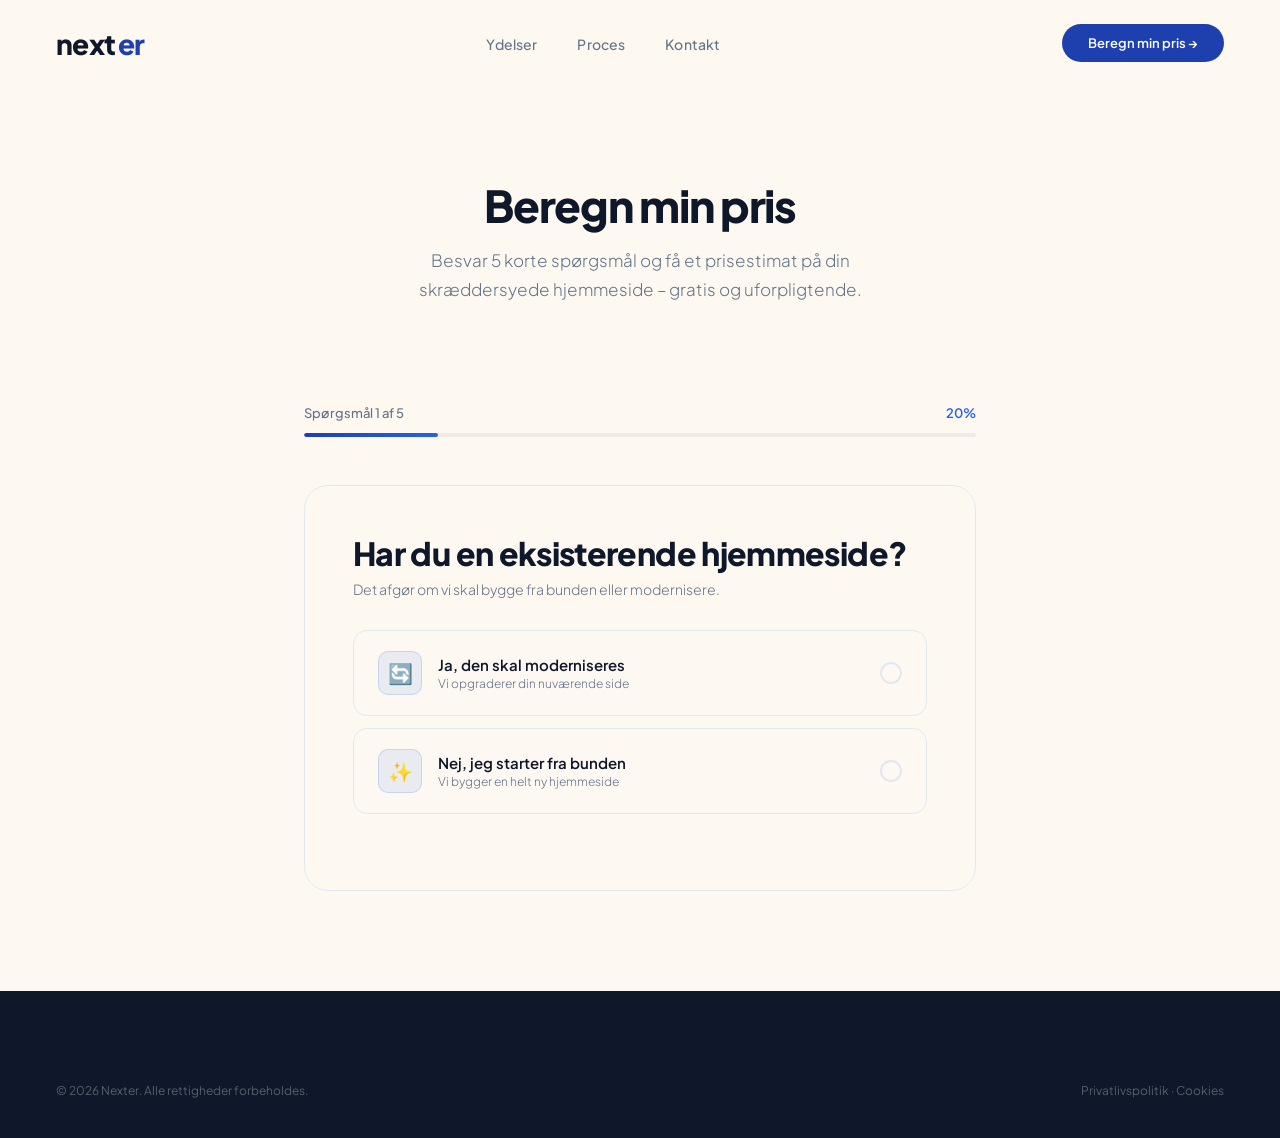
<file: beregn-pris.html>
<!DOCTYPE html>
<html lang="da">
<head>
  <meta charset="UTF-8" />
  <meta name="viewport" content="width=device-width, initial-scale=1.0" />
  <title>Beregn prisen på din hjemmeside | Nexter</title>
  <meta name="description" content="Beregn prisen på din nye hjemmeside på 2 minutter. Besvar 5 korte spørgsmål og få et gratis, uforpligtende prisestimat fra Nexter." />
  <meta name="robots" content="index, follow" />
  <link rel="canonical" href="https://nexter.dk/beregn-pris.html" />
  <meta property="og:type" content="website" />
  <meta property="og:url" content="https://nexter.dk/beregn-pris.html" />
  <meta property="og:title" content="Beregn prisen på din hjemmeside | Nexter" />
  <meta property="og:description" content="Besvar 5 korte spørgsmål og få et gratis, uforpligtende prisestimat på din nye hjemmeside." />
  <meta property="og:image" content="https://nexter.dk/screenshots/nikolaj-hoyer.jpg" />
  <meta property="og:image:width" content="1280" />
  <meta property="og:image:height" content="768" />
  <meta property="og:locale" content="da_DK" />
  <!-- Twitter Card -->
  <meta name="twitter:card" content="summary_large_image" />
  <meta name="twitter:title" content="Beregn prisen på din hjemmeside | Nexter" />
  <meta name="twitter:description" content="Besvar 5 korte spørgsmål og få et gratis, uforpligtende prisestimat på din nye hjemmeside." />
  <meta name="twitter:image" content="https://nexter.dk/screenshots/nikolaj-hoyer.jpg" />
  <link rel="icon" type="image/svg+xml" href="favicon.svg" />
  <link rel="preconnect" href="https://fonts.googleapis.com" />
  <link rel="preconnect" href="https://fonts.gstatic.com" crossorigin />
  <link rel="stylesheet" href="https://fonts.googleapis.com/css2?family=Plus+Jakarta+Sans:ital,wght@0,300;0,400;0,500;0,600;0,700;0,800;1,300&display=swap" />
  <link rel="stylesheet" href="style.css" />
  <style>
    body { min-height: 100vh; }
    .hero { min-height:45vh; display:flex; flex-direction:column; justify-content:center; align-items:center; text-align:center; padding:140px 40px 60px; position:relative; overflow:hidden; }
    .hero-content { position:relative; z-index:1; max-width:700px; }
    .hero-title { font-family:var(--font-head); font-size:clamp(28px,3.5vw,44px); font-weight:800; line-height:1.1; letter-spacing:-0.03em; margin-bottom:16px; }
    .hero-sub { font-size:17px; color:var(--muted); line-height:1.7; font-weight:300; max-width:480px; margin:0 auto; }
    @keyframes fadeUp { from{opacity:0;transform:translateY(24px)} to{opacity:1;transform:translateY(0)} }
    .calc-wrap { max-width:720px; margin:0 auto; padding:0 24px 100px; }
    .progress-wrap { margin-bottom:48px; }
    .progress-header { display:flex; justify-content:space-between; align-items:center; margin-bottom:12px; }
    .progress-label { font-size:13px; color:var(--muted); font-weight:500; }
    .progress-step { font-size:13px; color:var(--accent2); font-weight:600; }
    .progress-bar { height:4px; background:rgba(0,0,0,0.05); border-radius:2px; overflow:hidden; }
    .progress-fill { height:100%; background:linear-gradient(90deg,var(--accent),var(--accent2)); border-radius:2px; transition:width .5s cubic-bezier(0.16,1,0.3,1); }
    .step-card { background:var(--surface); border:1px solid var(--border); border-radius:24px; padding:48px; animation:fadeUp .5s cubic-bezier(0.16,1,0.3,1) both; }
    .step-question { font-family:var(--font-head); font-size:clamp(22px,3vw,32px); font-weight:800; letter-spacing:-0.02em; line-height:1.2; margin-bottom:8px; }
    .step-hint { font-size:14px; color:var(--muted); margin-bottom:32px; font-weight:300; }
    .options { display:flex; flex-direction:column; gap:12px; }
    .opt-btn { width:100%; background:rgba(255,255,255,0.03); border:1px solid var(--border); border-radius:14px; padding:20px 24px; color:var(--text); font-family:var(--font-body); font-size:15px; font-weight:500; text-align:left; cursor:pointer; display:flex; align-items:center; gap:16px; transition:background .2s,border-color .2s,transform .2s; }
    .opt-btn:hover { background:rgba(59,130,246,0.08); border-color:rgba(59,130,246,0.3); transform:translateX(4px); }
    .opt-btn.selected { background:rgba(59,130,246,0.12); border-color:var(--accent); }
    .opt-icon { width:44px; height:44px; border-radius:10px; background:rgba(59,130,246,0.1); border:1px solid rgba(59,130,246,0.2); display:flex; align-items:center; justify-content:center; font-size:20px; flex-shrink:0; transition:background .2s; }
    .opt-btn.selected .opt-icon { background:rgba(59,130,246,0.25); border-color:var(--accent); }
    .opt-text { flex:1; }
    .opt-title { font-size:15px; font-weight:600; margin-bottom:2px; }
    .opt-sub { font-size:12px; color:var(--muted); font-weight:300; }
    .opt-check { width:22px; height:22px; border-radius:50%; border:2px solid var(--border); display:flex; align-items:center; justify-content:center; flex-shrink:0; transition:background .2s,border-color .2s; }
    .opt-btn.selected .opt-check { background:var(--accent); border-color:var(--accent); }
    .opt-check svg { opacity:0; transition:opacity .2s; }
    .opt-btn.selected .opt-check svg { opacity:1; }
    .step-nav { display:flex; justify-content:space-between; align-items:center; margin-top:28px; }
    .btn-back { background:none; border:1px solid var(--border); color:var(--muted); padding:13px 24px; border-radius:100px; font-size:14px; font-weight:500; cursor:pointer; transition:border-color .2s,color .2s; font-family:var(--font-body); }
    .btn-back:hover { border-color:rgba(0,0,0,0.12); color:var(--text); }
    .btn-next { background:var(--accent); color:white; padding:14px 32px; border-radius:100px; font-size:14px; font-weight:600; cursor:pointer; border:none; transition:transform .2s,box-shadow .2s,background .2s; font-family:var(--font-body); box-shadow:0 4px 20px rgba(59,130,246,0.3); }
    .btn-next:hover { transform:translateY(-2px); box-shadow:0 8px 30px rgba(59,130,246,0.5); background:var(--accent2); }
    .btn-next:disabled { opacity:0.4; cursor:not-allowed; transform:none; box-shadow:none; }
    .lead-form { display:flex; flex-direction:column; gap:12px; margin-bottom:8px; }
    .lead-input { width:100%; background:var(--bg); border:1px solid var(--border); border-radius:12px; padding:16px 18px; color:var(--text); font-family:var(--font-body); font-size:15px; outline:none; transition:border-color .2s,box-shadow .2s; }
    .lead-input:focus { border-color:var(--accent); box-shadow:0 0 0 3px rgba(59,130,246,0.15); }
    .lead-input::placeholder { color:rgba(0,0,0,0.12); }
    .lead-disclaimer { font-size:12px; color:rgba(0,0,0,0.12); text-align:center; margin-top:4px; }
    .result-wrap { text-align:center; }
    .result-label { font-size:12px; font-weight:600; letter-spacing:0.2em; text-transform:uppercase; color:var(--accent2); margin-bottom:12px; }
    .result-price { font-family:var(--font-head); font-size:clamp(52px,8vw,88px); font-weight:800; letter-spacing:-0.04em; line-height:1; margin-bottom:8px; }
    .result-price .price-val { color:var(--text); }
    .result-range { font-size:15px; color:var(--muted); margin-bottom:32px; font-weight:300; }
    .result-items { display:flex; flex-direction:column; gap:10px; margin:28px 0; text-align:left; }
    .result-item { display:flex; align-items:center; gap:12px; font-size:14px; color:var(--text); }
    .result-item-check { width:24px; height:24px; border-radius:50%; background:rgba(59,130,246,0.15); border:1px solid rgba(59,130,246,0.3); display:flex; align-items:center; justify-content:center; flex-shrink:0; font-size:11px; color:var(--accent2); }
    .result-divider { height:1px; background:var(--border); margin:24px 0; }
    .result-cta { width:100%; background:var(--accent); color:white; border:none; border-radius:14px; padding:18px; font-family:var(--font-head); font-size:16px; font-weight:700; cursor:pointer; transition:background .2s,transform .2s; box-shadow:0 4px 20px rgba(59,130,246,0.3); }
    .result-cta:hover { background:var(--accent2); transform:translateY(-2px); }
    .result-sub { font-size:12px; color:rgba(17,24,39,0.3); margin-top:10px; }
    .guarantee { display:flex; justify-content:center; gap:32px; margin-top:40px; flex-wrap:wrap; }
    .guar-item { display:flex; align-items:center; gap:8px; font-size:13px; color:var(--muted); }
    .guar-dot { width:6px; height:6px; border-radius:50%; background:var(--green); }
    footer { padding:60px 56px 40px; }
    @media (max-width:900px) {
      .hero { padding:110px 20px 40px; }
      .step-card { padding:32px 24px; }
      footer { padding:40px 20px 32px; }
    }
  </style>
</head>
<body>
<nav id="nav">
  <a href="/" class="logo">next<span class="logo-dot">er</span></a>
  <ul class="nav-links">
    <li><a href="index.html#services">Ydelser</a></li>
    <li><a href="index.html#process">Proces</a></li>
    <li><a href="index.html#kontakt">Kontakt</a></li>
  </ul>
  <a href="beregn-pris.html" class="nav-btn">Beregn min pris →</a>
  <button class="hamburger" id="hamburger"><span></span><span></span><span></span></button>
</nav>
<div class="mobile-menu" id="mobileMenu">
  <a href="index.html#services" class="mob-link">Ydelser</a>
  <a href="index.html#process" class="mob-link">Proces</a>
  <a href="index.html#kontakt" class="mob-link">Kontakt</a>
  <a href="beregn-pris.html" class="nav-btn">Beregn min pris →</a>
</div>
<section class="hero">
  <div class="hero-mesh"></div>
  <div class="hero-grid"></div>
  <div class="hero-content">
    <h1 class="hero-title">Beregn min pris</h1>
    <p class="hero-sub">Besvar 5 korte spørgsmål og få et prisestimat på din skræddersyede hjemmeside – gratis og uforpligtende.</p>
  </div>
</section>
<div class="calc-wrap">
  <!-- Progress -->
  <div class="progress-wrap" id="progressWrap">
    <div class="progress-header">
      <span class="progress-label" id="progressLabel">Spørgsmål 1 af 5</span>
      <span class="progress-step" id="progressPct">20%</span>
    </div>
    <div class="progress-bar"><div class="progress-fill" id="progressFill" style="width:20%"></div></div>
  </div>
  <!-- Step container -->
  <div id="stepContainer"></div>
</div>
<footer>
  <div class="footer-bottom">
    <span>© 2026 Nexter. Alle rettigheder forbeholdes.</span>
    <a href="privatlivspolitik.html" style="color:inherit;text-decoration:none;">Privatlivspolitik · Cookies</a>
  </div>
</footer>
<script>
  // Nav
  window.addEventListener('scroll', () => document.getElementById('nav').classList.toggle('scrolled', scrollY > 60));
  const hamburger = document.getElementById('hamburger');
  const mobileMenu = document.getElementById('mobileMenu');
  hamburger.addEventListener('click', () => {
    const isOpen = mobileMenu.classList.toggle('open');
    hamburger.classList.toggle('open', isOpen);
    document.body.style.overflow = isOpen ? 'hidden' : '';
  });
  document.querySelectorAll('.mob-link, .mobile-menu .nav-btn').forEach(el => {
    el.addEventListener('click', () => { hamburger.classList.remove('open'); mobileMenu.classList.remove('open'); document.body.style.overflow = ''; });
  });
  // ── CALCULATOR LOGIC ────────────────────────────────────
  const steps = [
    {
      q: "Har du en eksisterende hjemmeside?",
      hint: "Det afgør om vi skal bygge fra bunden eller modernisere.",
      options: [
        { icon: "🔄", title: "Ja, den skal moderniseres", sub: "Vi opgraderer din nuværende side", value: "modernisering", price: 2000 },
        { icon: "✨", title: "Nej, jeg starter fra bunden", sub: "Vi bygger en helt ny hjemmeside", value: "fra_bunden", price: 0 }
      ]
    },
    {
      q: "Hvad er din virksomhed?",
      hint: "Hjælper os med at skræddersy løsningen til dig.",
      options: [
        { icon: "🔧", title: "Håndværker", sub: "VVS, tømrer, maler, el og lignende", value: "haandvaerker", price: 0 },
        { icon: "🍽️", title: "Restaurant & café", sub: "Spisested, takeaway, café", value: "restaurant", price: 0 },
        { icon: "🛍️", title: "Butik & service", sub: "Fysisk forretning eller servicevirksomhed", value: "butik", price: 0 },
        { icon: "💼", title: "Konsulent & freelance", sub: "Selvstændig eller rådgivning", value: "konsulent", price: 0 }
      ]
    },
    {
      q: "Hvor mange sider skal hjemmesiden have?",
      hint: "Hver side er fx forside, om os, kontakt, ydelser osv.",
      options: [
        { icon: "📄", title: "1–3 sider", sub: "Kompakt og fokuseret", value: "1_3", price: 10000 },
        { icon: "📋", title: "4–6 sider", sub: "Standardstørrelse for de fleste virksomheder", value: "4_6", price: 13000 },
        { icon: "📚", title: "7+ sider", sub: "Større site med mange sektioner", value: "7_plus", price: 17000 }
      ]
    },
    {
      q: "Hvad skal hjemmesiden primært kunne?",
      hint: "Vælg det der passer bedst til din virksomheds mål.",
      options: [
        { icon: "🏢", title: "Præsentere min virksomhed", sub: "Fortælle hvem I er og hvad I tilbyder", value: "praesente", price: 0 },
        { icon: "🎯", title: "Generere leads & henvendelser", sub: "Få kunder til at kontakte jer", value: "leads", price: 1500 },
        { icon: "🚀", title: "Begge dele", sub: "Præsentere og konvertere besøgende", value: "begge", price: 2500 }
      ]
    },
    {
      q: "Hvornår vil du gå i gang?",
      hint: "Ingen prestige – vi tilpasser os din tidsplan.",
      options: [
        { icon: "⚡", title: "Hurtigst muligt", sub: "Jeg er klar til at starte nu", value: "nu", price: 0 },
        { icon: "📅", title: "Inden for en måned", sub: "Jeg planlægger stadig", value: "maaned", price: 0 },
        { icon: "🔍", title: "Bare undersøger mulighederne", sub: "Ikke klar til at beslutte endnu", value: "undersøger", price: 0 }
      ]
    }
  ];
  let currentStep = 0;
  let answers = {};
  let totalPrice = 0;
  function calcPrice() {
    let price = 0;
    if (answers[2] !== undefined) price += steps[2].options[answers[2]].price;
    if (answers[0] !== undefined) price += steps[0].options[answers[0]].price;
    if (answers[3] !== undefined) price += steps[3].options[answers[3]].price;
    return price;
  }
  function updateProgress(step, total) {
    const pct = Math.round(((step + 1) / total) * 100);
    document.getElementById('progressFill').style.width = pct + '%';
    document.getElementById('progressPct').textContent = pct + '%';
    document.getElementById('progressLabel').textContent = `Spørgsmål ${step + 1} af ${total}`;
  }
  function renderStep(index) {
    const container = document.getElementById('stepContainer');
    updateProgress(index, steps.length);
    const s = steps[index];
    const selectedIdx = answers[index];
    const optionsHTML = s.options.map((opt, i) => `
      <button class="opt-btn ${selectedIdx === i ? 'selected' : ''}" onclick="selectOption(${index}, ${i})">
        <div class="opt-icon">${opt.icon}</div>
        <div class="opt-text">
          <div class="opt-title">${opt.title}</div>
          <div class="opt-sub">${opt.sub}</div>
        </div>
        <div class="opt-check">
          <svg width="10" height="8" viewBox="0 0 10 8" fill="none">
            <path d="M1 4L3.5 6.5L9 1" stroke="white" stroke-width="2" stroke-linecap="round" stroke-linejoin="round"/>
          </svg>
        </div>
      </button>
    `).join('');
    container.innerHTML = `
      <div class="step-card">
        <div class="step-question">${s.q}</div>
        <div class="step-hint">${s.hint}</div>
        <div class="options">${optionsHTML}</div>
        <div class="step-nav">
          ${index > 0 ? `<button class="btn-back" onclick="goBack()">← Tilbage</button>` : `<div></div>`}
          <div></div>
        </div>
      </div>
    `;
  }
  function selectOption(stepIdx, optIdx) {
    answers[stepIdx] = optIdx;
    renderStep(stepIdx);
    setTimeout(() => {
      if (stepIdx < steps.length - 1) {
        currentStep++;
        renderStep(currentStep);
      } else {
        renderLeadForm();
      }
      window.scrollTo({ top: 300, behavior: 'smooth' });
    }, 300);
  }
  function goNext() {
    if (answers[currentStep] === undefined) return;
    if (currentStep < steps.length - 1) {
      currentStep++;
      renderStep(currentStep);
      window.scrollTo({ top: 300, behavior: 'smooth' });
    } else {
      renderLeadForm();
    }
  }
  function goBack() {
    if (currentStep > 0) {
      currentStep--;
      renderStep(currentStep);
      window.scrollTo({ top: 300, behavior: 'smooth' });
    }
  }
  function renderLeadForm() {
    const container = document.getElementById('stepContainer');
    document.getElementById('progressFill').style.width = '100%';
    document.getElementById('progressPct').textContent = 'Næsten der!';
    document.getElementById('progressLabel').textContent = 'Indtast dine oplysninger';
    container.innerHTML = `
      <div class="step-card">
        <div class="step-question">Næsten færdig! 🎉</div>
        <div class="step-hint">Indtast dine oplysninger for at se dit prisestimat – vi kontakter dig aldrig uden din tilladelse.</div>
        <div class="lead-form">
          <input class="lead-input" id="leadName" type="text" placeholder="Dit navn" />
          <input class="lead-input" id="leadPhone" type="tel" placeholder="Telefonnummer" />
          <input class="lead-input" id="leadEmail" type="email" placeholder="E-mailadresse (valgfrit)" />
        </div>
        <p class="lead-disclaimer">Vi deler aldrig dine oplysninger med tredjepart.</p>
        <div class="step-nav">
          <button class="btn-back" onclick="currentStep = steps.length - 1; renderStep(currentStep)">← Tilbage</button>
          <button class="btn-next" onclick="submitAndShowResult()">Se mit prisestimat →</button>
        </div>
      </div>
    `;
    window.scrollTo({ top: 300, behavior: 'smooth' });
  }
  function submitAndShowResult() {
    const name = document.getElementById('leadName').value.trim();
    const phone = document.getElementById('leadPhone').value.trim();
    const email = document.getElementById('leadEmail').value.trim();
    if (!name || !phone) {
      document.getElementById('leadName').style.borderColor = !name ? 'rgba(239,68,68,0.6)' : '';
      document.getElementById('leadPhone').style.borderColor = !phone ? 'rgba(239,68,68,0.6)' : '';
      return;
    }
    totalPrice = calcPrice();
    const low = totalPrice;
    const high = totalPrice + 2000;
    const choiceSummary = [
      steps[0].options[answers[0]]?.title,
      steps[2].options[answers[2]]?.title,
      steps[3].options[answers[3]]?.title,
    ].filter(Boolean);
    const data = new FormData();
    data.append('navn', name);
    data.append('telefon', phone);
    data.append('email', email || '—');
    data.append('prisestimat', `${low.toLocaleString('da-DK')}–${high.toLocaleString('da-DK')} kr.`);
    steps.forEach((s, i) => {
      if (answers[i] !== undefined) {
        data.append(s.q, s.options[answers[i]].title);
      }
    });
    fetch('https://formspree.io/f/xaqpvjdj', {
      method: 'POST', body: data, headers: { 'Accept': 'application/json' }
    }).catch(() => {});
    renderResult(name, low, high, choiceSummary);
  }
  function renderResult(name, low, high, summary) {
    const container = document.getElementById('stepContainer');
    document.querySelector('.progress-wrap').style.display = 'none';
    const firstName = name.split(' ')[0];
    const summaryHTML = summary.map(s => `
      <div class="result-item">
        <div class="result-item-check">✓</div>
        <span>${s}</span>
      </div>
    `).join('');
    container.innerHTML = `
      <div class="step-card">
        <div class="result-wrap">
          <div class="result-label">Dit prisestimat, ${firstName}</div>
          <div class="result-price">
            <span class="price-val">${low.toLocaleString('da-DK')}–${high.toLocaleString('da-DK')}</span>
          </div>
          <div class="result-range">kr. inkl. alt – ingen skjulte gebyrer</div>
          <div class="result-divider"></div>
          <div style="text-align:left">
            <div style="font-size:12px;font-weight:600;letter-spacing:0.15em;text-transform:uppercase;color:var(--muted);margin-bottom:16px;">Baseret på dine svar</div>
            <div class="result-items">${summaryHTML}</div>
          </div>
          <div class="result-divider"></div>
          <div class="result-sub">Vi ringer dig op inden for 24 timer · Uforpligtende</div>
        </div>
        <div class="guarantee">
          <div class="guar-item"><div class="guar-dot"></div>Leveret på 5 dage</div>
          <div class="guar-item"><div class="guar-dot"></div>100% skræddersyet</div>
          <div class="guar-item"><div class="guar-dot"></div>30 dages support</div>
        </div>
      </div>
    `;
    window.scrollTo({ top: 200, behavior: 'smooth' });
  }
  // Init
  renderStep(0);
</script>
</body>
</html>
</file>
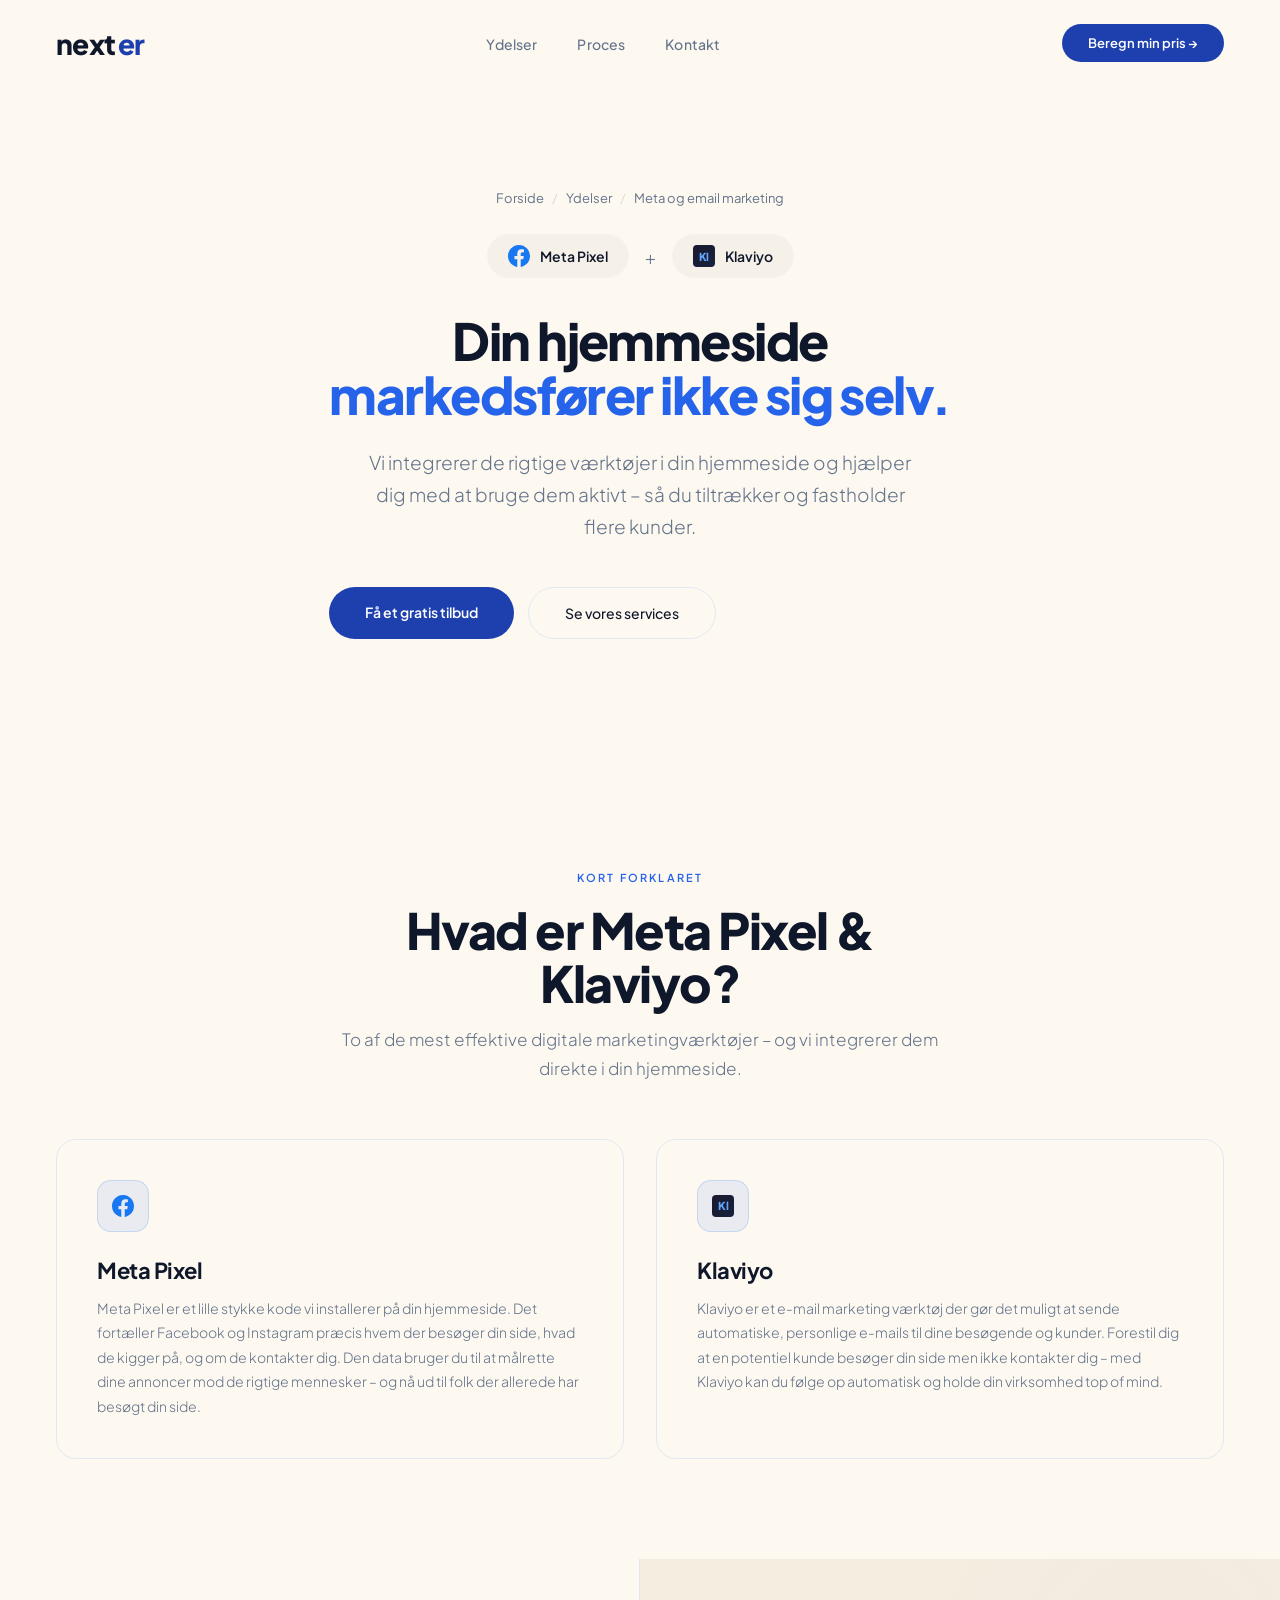
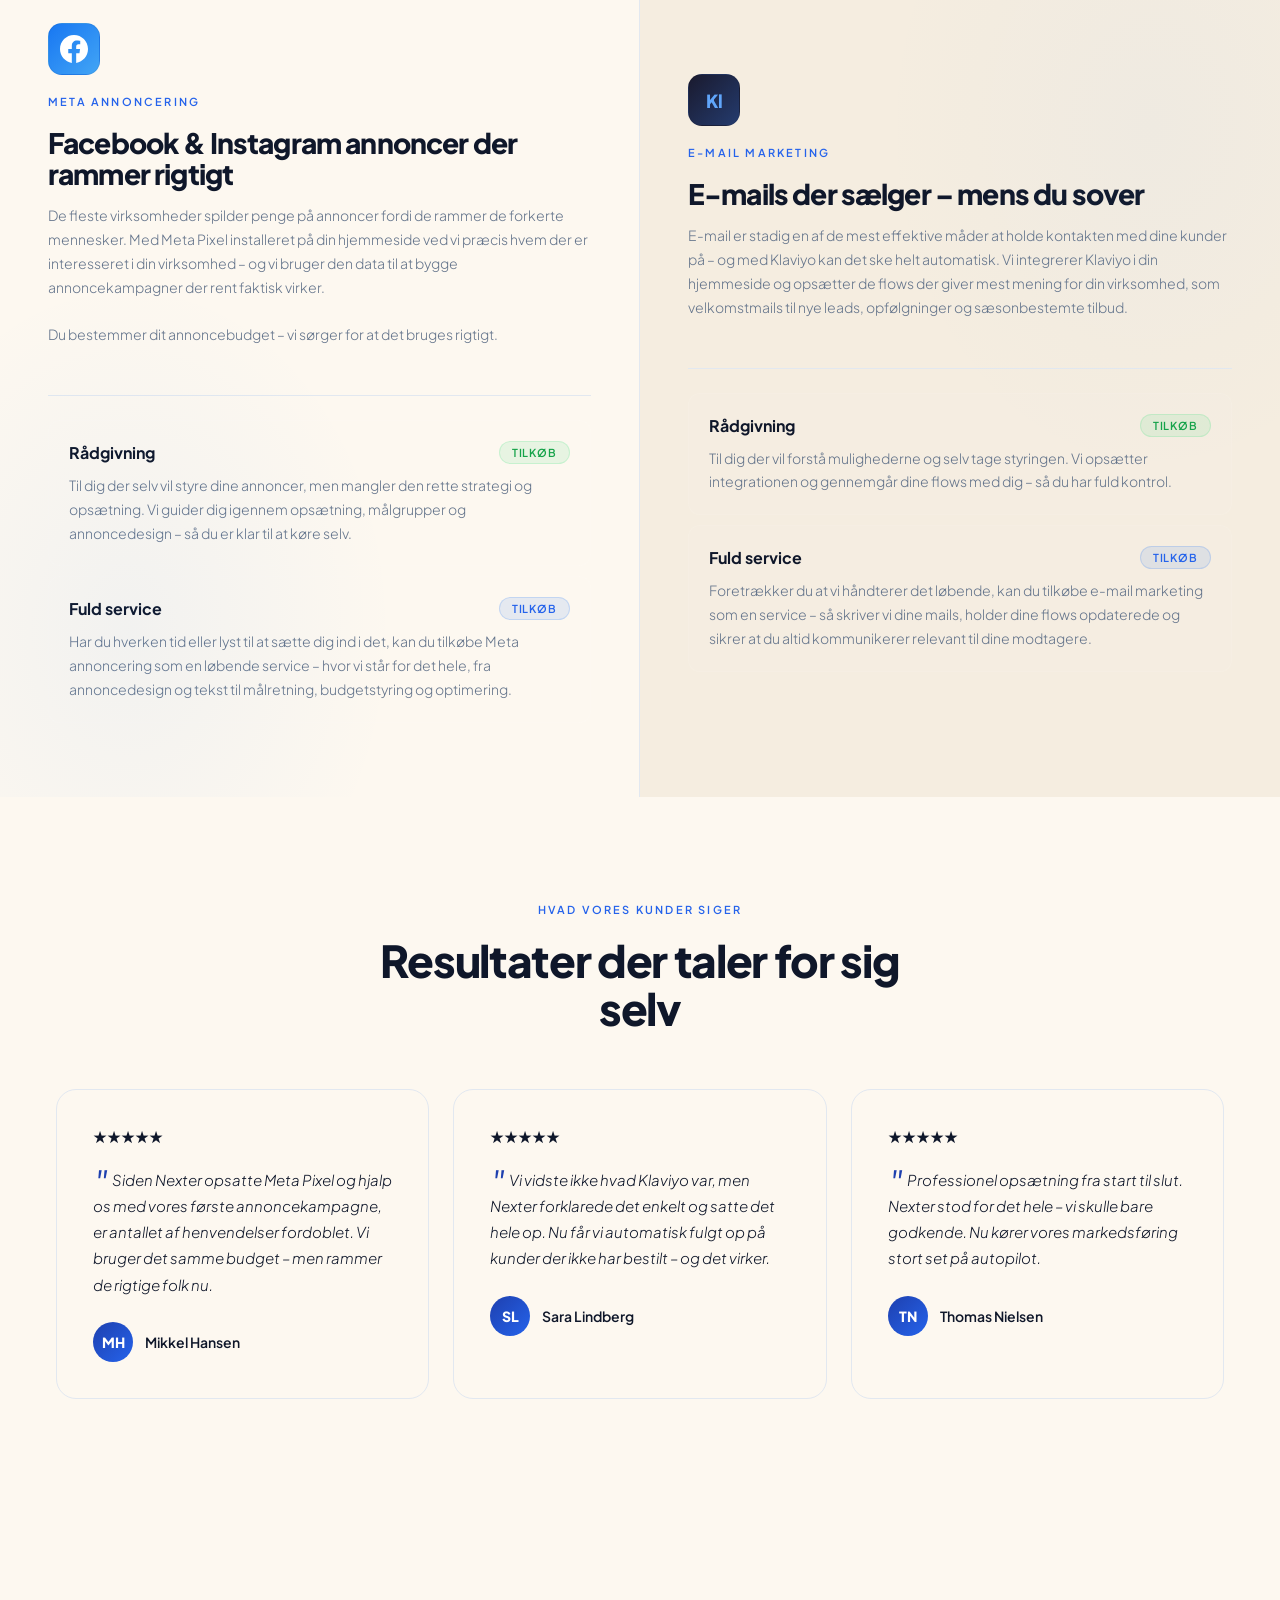
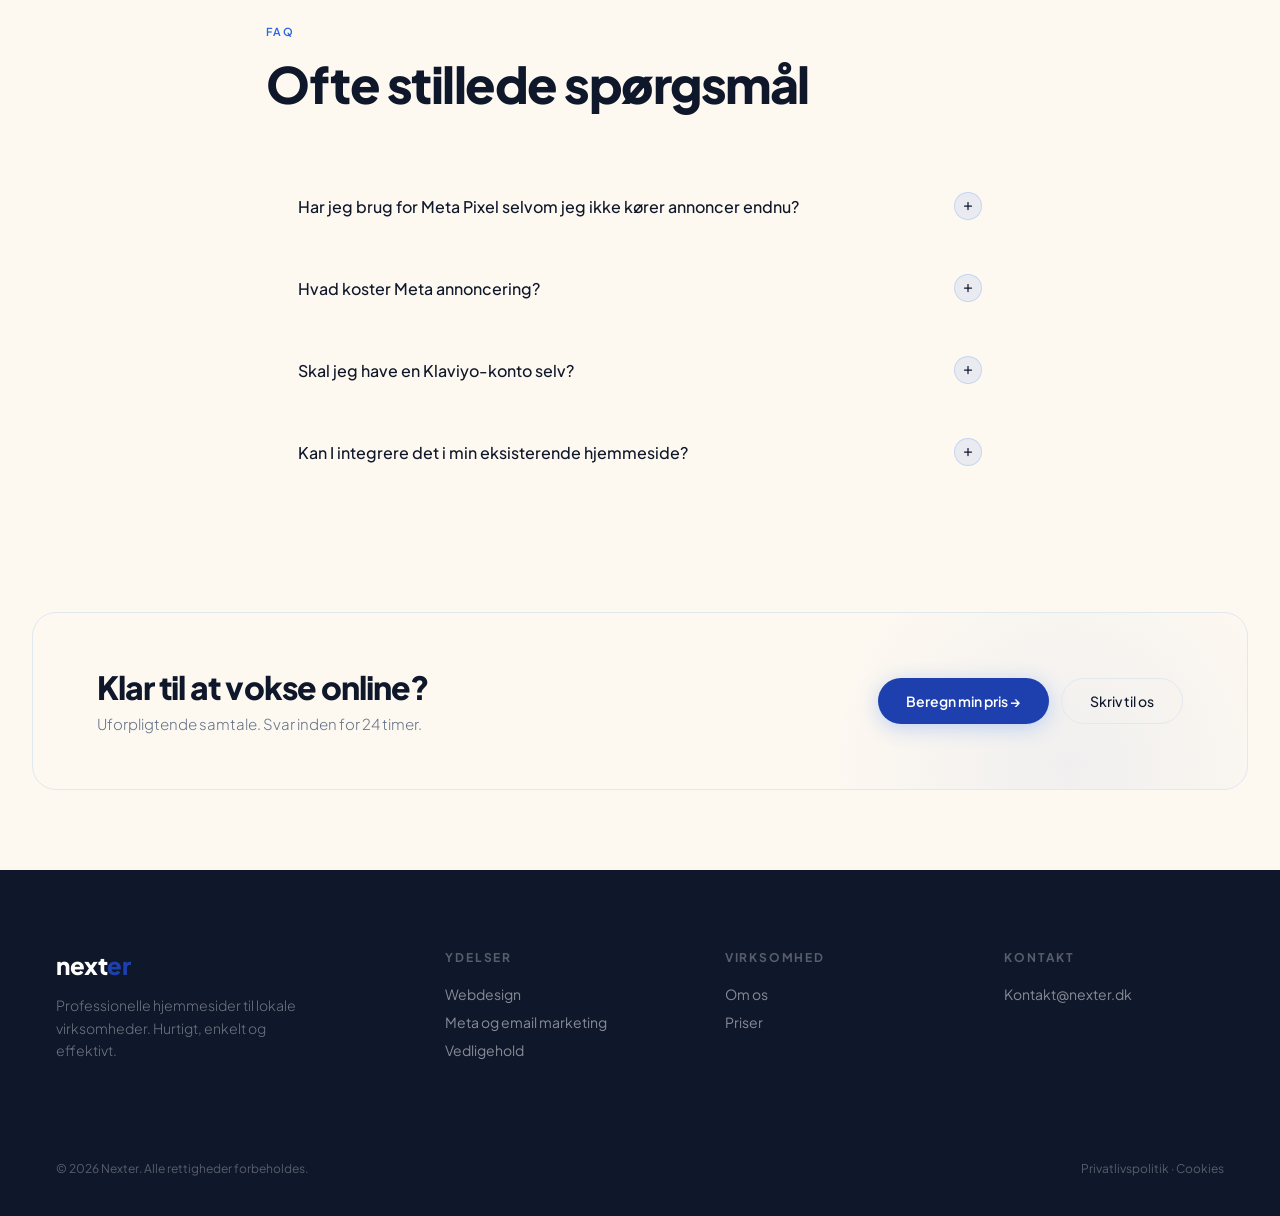
<file: meta-email-marketing.html>
<!DOCTYPE html>
<html lang="da">
<head>
  <meta charset="UTF-8" />
  <meta name="viewport" content="width=device-width, initial-scale=1.0" />
  <title>Meta & Email Marketing til lokale virksomheder | Nexter</title>
  <meta name="description" content="Få flere kunder med Meta-annoncering og email marketing. Nexter hjælper lokale virksomheder med at tiltrække og fastholde kunder via Facebook, Instagram og email." />
  <meta name="robots" content="index, follow" />
  <link rel="canonical" href="https://nexter.dk/meta-email-marketing.html" />
  <meta property="og:type" content="website" />
  <meta property="og:url" content="https://nexter.dk/meta-email-marketing.html" />
  <meta property="og:title" content="Meta & Email Marketing til lokale virksomheder | Nexter" />
  <meta property="og:description" content="Få flere kunder med Meta-annoncering og email marketing. Nexter hjælper lokale virksomheder med digital markedsføring der virker." />
  <meta property="og:image" content="https://nexter.dk/screenshots/nikolaj-hoyer.jpg" />
  <meta property="og:image:width" content="1280" />
  <meta property="og:image:height" content="768" />
  <meta property="og:locale" content="da_DK" />
  <!-- Twitter Card -->
  <meta name="twitter:card" content="summary_large_image" />
  <meta name="twitter:title" content="Meta & Email Marketing til lokale virksomheder | Nexter" />
  <meta name="twitter:description" content="Få flere kunder med Meta-annoncering og email marketing. Nexter hjælper lokale virksomheder med digital markedsføring der virker." />
  <meta name="twitter:image" content="https://nexter.dk/screenshots/nikolaj-hoyer.jpg" />
  <!-- Schema.org -->
  <script type="application/ld+json">
  [
    {
      "@context": "https://schema.org",
      "@type": "BreadcrumbList",
      "itemListElement": [
        { "@type": "ListItem", "position": 1, "name": "Forside", "item": "https://nexter.dk/" },
        { "@type": "ListItem", "position": 2, "name": "Meta & Email Marketing", "item": "https://nexter.dk/meta-email-marketing.html" }
      ]
    },
    {
      "@context": "https://schema.org",
      "@type": "Service",
      "name": "Meta & Email Marketing",
      "provider": { "@type": "ProfessionalService", "name": "Nexter", "url": "https://nexter.dk" },
      "description": "Meta-annoncering og email marketing til lokale virksomheder. Vi integrerer Meta Pixel og Klaviyo så du kan målrette de rigtige kunder.",
      "areaServed": "DK",
      "url": "https://nexter.dk/meta-email-marketing.html"
    }
  ]
  </script>
  <link rel="icon" type="image/svg+xml" href="favicon.svg" />
  <link rel="preconnect" href="https://fonts.googleapis.com" />
  <link rel="preconnect" href="https://fonts.gstatic.com" crossorigin />
  <link rel="stylesheet" href="https://fonts.googleapis.com/css2?family=Plus+Jakarta+Sans:ital,wght@0,300;0,400;0,500;0,600;0,700;0,800;1,300&display=swap" />
  <link rel="stylesheet" href="style.css" />
  <style>
    .hero { min-height:85vh; display:flex; flex-direction:column; justify-content:center; align-items:center; text-align:center; padding:140px 40px 80px; position:relative; overflow:hidden; }
    .hero-content { position:relative; z-index:1; max-width:820px; }
    .hero-logos { display:flex; align-items:center; justify-content:center; gap:16px; margin-bottom:36px; animation:fadeDown .8s ease .1s both; }
    .hero-logo-badge { display:flex; align-items:center; gap:10px; background:rgba(0,0,0,0.03); border:1px solid rgba(255,255,255,0.1); border-radius:100px; padding:10px 20px; backdrop-filter:blur(10px); }
    .hero-logo-badge span { font-size:14px; font-weight:600; color:var(--text); }
    .hero-logo-plus { font-size:18px; color:var(--muted); font-weight:300; }
    .meta-icon { width:22px; height:22px; display:flex; align-items:center; justify-content:center; }
    .klaviyo-icon { width:22px; height:22px; background:linear-gradient(135deg,#1a1a2e,#16213e); border-radius:4px; display:flex; align-items:center; justify-content:center; font-family:var(--font-head); font-size:11px; font-weight:800; color:#60a5fa; letter-spacing:-0.5px; }
    .hero-title { font-family:var(--font-head); font-size:clamp(30px,4vw,54px); font-weight:800; line-height:1.05; letter-spacing:-0.03em; margin-bottom:24px; animation:fadeUp .9s ease .15s both; }
    .hero-sub { font-size:clamp(16px,1.8vw,19px); color:var(--muted); line-height:1.7; max-width:560px; margin:0 auto 44px; font-weight:300; animation:fadeUp .9s ease .25s both; }
    .split { display:grid; grid-template-columns:1fr 1fr; }
    .split-panel { padding:64px 48px; position:relative; overflow:hidden; display:flex; flex-direction:column; justify-content:center; }
    .split-panel.meta { background:var(--surface); border-right:1px solid var(--border); }
    .split-panel.klaviyo { background:var(--surface2); }
    .split-panel::before { content:''; position:absolute; inset:0; opacity:0.4; pointer-events:none; }
    .split-panel.meta::before { background:radial-gradient(ellipse 60% 60% at 20% 80%, rgba(24,119,242,0.12) 0%, transparent 70%); }
    .split-panel.klaviyo::before { background:radial-gradient(ellipse 60% 60% at 80% 20%, rgba(96,165,250,0.1) 0%, transparent 70%); }
    .panel-icon { width:52px; height:52px; border-radius:14px; display:flex; align-items:center; justify-content:center; margin-bottom:20px; border:1px solid rgba(0,0,0,0.06); }
    .panel-icon.meta-bg { background:linear-gradient(135deg,#1877f2,#42a5f5); }
    .panel-icon.klav-bg { background:linear-gradient(135deg,#1a1a2e,#243b6e); }
    .panel-title { font-family:var(--font-head); font-size:clamp(20px,2.2vw,32px); font-weight:800; letter-spacing:-0.03em; line-height:1.1; margin-bottom:14px; }
    .panel-intro { font-size:14px; color:var(--muted); line-height:1.7; font-weight:300; margin-bottom:24px; }
    .panel-divider { width:100%; height:1px; background:var(--border); margin:24px 0; }
    .service-tier { background:rgba(255,255,255,0.03); border:1px solid rgba(255,255,255,0.07); border-radius:12px; padding:20px; margin-bottom:10px; transition:border-color .3s,background .3s; }
    .service-tier:hover { border-color:rgba(59,130,246,0.25); background:rgba(59,130,246,0.04); }
    .tier-top { display:flex; align-items:center; justify-content:space-between; margin-bottom:10px; }
    .tier-name { font-family:var(--font-head); font-size:16px; font-weight:700; }
    .tier-tag { font-size:11px; font-weight:600; letter-spacing:0.08em; text-transform:uppercase; padding:4px 12px; border-radius:100px; }
    .tier-tag.free { background:rgba(74,222,128,0.12); color:var(--green); border:1px solid rgba(74,222,128,0.2); }
    .tier-tag.paid { background:rgba(59,130,246,0.12); color:var(--accent2); border:1px solid rgba(59,130,246,0.2); }
    .tier-text { font-size:14px; color:var(--muted); line-height:1.7; font-weight:300; }
    .what-is { background:var(--surface); padding:100px 56px; }
    .what-is-grid { display:grid; grid-template-columns:1fr 1fr; gap:32px; margin-top:56px; }
    .what-card { background:var(--bg); border:1px solid var(--border); border-radius:20px; padding:40px; position:relative; overflow:hidden; transition:border-color .3s,transform .3s; }
    .what-card:hover { border-color:rgba(59,130,246,0.25); transform:translateY(-4px); }
    .what-card::after { content:''; position:absolute; top:0; left:0; right:0; height:2px; background:linear-gradient(90deg,var(--accent),var(--accent2)); transform:scaleX(0); transform-origin:left; transition:transform .4s; }
    .what-card:hover::after { transform:scaleX(1); }
    .what-icon { width:52px; height:52px; border-radius:14px; display:flex; align-items:center; justify-content:center; margin-bottom:24px; border:1px solid rgba(59,130,246,0.2); background:rgba(59,130,246,0.1); }
    .what-title { font-family:var(--font-head); font-size:22px; font-weight:700; letter-spacing:-0.02em; margin-bottom:12px; }
    .what-text { font-size:14px; color:var(--muted); line-height:1.75; font-weight:300; }
    .social-proof { padding:100px 56px; background:var(--bg); }
    .proof-grid { display:grid; grid-template-columns:repeat(3,1fr); gap:24px; margin-top:56px; }
    .proof-card { background:var(--surface); border:1px solid var(--border); border-radius:20px; padding:36px; transition:transform .3s,border-color .3s; }
    .proof-card:hover { transform:translateY(-4px); border-color:rgba(59,130,246,0.2); }
    .proof-stars { display:flex; gap:4px; margin-bottom:20px; }
    .proof-quote { font-size:15px; color:var(--text); line-height:1.75; font-weight:300; margin-bottom:24px; font-style:italic; }
    .proof-quote::before { content:'"'; font-family:var(--font-head); font-size:40px; color:var(--accent); line-height:0; vertical-align:-14px; margin-right:4px; }
    .proof-author { display:flex; align-items:center; gap:12px; }
    .proof-avatar { width:40px; height:40px; border-radius:50%; background:linear-gradient(135deg,var(--accent),var(--accent2)); display:flex; align-items:center; justify-content:center; font-family:var(--font-head); font-size:14px; font-weight:800; color:white; }
    .proof-name { font-size:14px; font-weight:600; color:var(--text); }
    .proof-biz { font-size:12px; color:var(--muted); margin-top:2px; }
    .cta-section { margin:0 32px 80px; border-radius:24px; background:var(--surface); border:1px solid var(--border); padding:56px 64px; display:flex; align-items:center; justify-content:space-between; gap:48px; position:relative; overflow:hidden; }
    .cta-section::before { content:''; position:absolute; top:-50%; right:-5%; width:480px; height:480px; background:radial-gradient(circle,rgba(37,99,235,0.06) 0%,transparent 70%); pointer-events:none; }
    .cta-content { position:relative; z-index:1; }
    .cta-title { font-family:var(--font-head); font-size:clamp(22px,2.5vw,34px); font-weight:800; letter-spacing:-0.03em; line-height:1.15; color:var(--text); margin-bottom:8px; }
    .cta-sub { font-size:15px; color:var(--muted); font-weight:300; }
    .cta-actions { display:flex; gap:12px; flex-wrap:wrap; flex-shrink:0; position:relative; z-index:1; }
    .btn-white { display:inline-block; background:var(--accent); color:white; padding:14px 28px; border-radius:100px; font-size:14px; font-weight:600; text-decoration:none; transition:transform .2s,box-shadow .2s; box-shadow:0 4px 20px rgba(59,130,246,0.3); white-space:nowrap; }
    .btn-white:hover { transform:translateY(-2px); box-shadow:0 8px 30px rgba(59,130,246,0.5); }
    @media (max-width:900px) {
      .hero { padding:120px 20px 60px; }
      .split { grid-template-columns:1fr; }
      .split-panel { padding:64px 24px; }
      .split-panel.meta { border-right:none; border-bottom:1px solid var(--border); }
      .what-is { padding:72px 20px; }
      .what-is-grid { grid-template-columns:1fr; }
      .social-proof { padding:72px 20px; }
      .proof-grid { grid-template-columns:1fr; }
      .cta-section { margin:0 12px 60px; padding:40px 24px; flex-direction:column; align-items:flex-start; gap:28px; }
      .cta-actions { flex-direction:column; width:100%; }
      .btn-white, .btn-white-outline { text-align:center; padding:14px 20px; }
      .cta-title { font-size:clamp(28px,8vw,42px); }
      .hero-logos { flex-wrap:wrap; }
    }
    @media (max-width:500px) {
      .hero-title { font-size:clamp(24px,8vw,34px); }
      .hero-actions { flex-direction:column; align-items:stretch; }
    }
  </style>
</head>
<body>
<nav id="nav">
  <a href="/" class="logo">next<span class="logo-dot">er</span></a>
  <ul class="nav-links">
    <li><a href="index.html#services">Ydelser</a></li>
    <li><a href="index.html#process">Proces</a></li>
    <li><a href="index.html#kontakt">Kontakt</a></li>
  </ul>
  <a href="beregn-pris.html" class="nav-btn">Beregn min pris →</a>
  <button class="hamburger" id="hamburger" aria-label="Åbn menu">
    <span></span><span></span><span></span>
  </button>
</nav>
<div class="mobile-menu" id="mobileMenu">
  <a href="index.html#services" class="mob-link">Ydelser</a>
  <a href="index.html#process" class="mob-link">Proces</a>
  <a href="index.html#kontakt" class="mob-link">Kontakt</a>
  <a href="beregn-pris.html" class="nav-btn">Beregn min pris →</a>
</div>
<!-- HERO -->
<section class="hero">
  <div class="hero-mesh"></div>
  <div class="orb orb-1"></div>
  <div class="orb orb-2"></div>
  <div class="hero-grid"></div>
  <div class="hero-content">
    <div class="breadcrumb">
      <a href="/">Forside</a>
      <span class="breadcrumb-sep">/</span>
      <a href="index.html#services">Ydelser</a>
      <span class="breadcrumb-sep">/</span>
      <span>Meta og email marketing</span>
    </div>
    <div class="hero-logos">
      <div class="hero-logo-badge">
        <div class="meta-icon">
          <svg width="22" height="22" viewBox="0 0 24 24" fill="#1877f2"><path d="M24 12.073c0-6.627-5.373-12-12-12s-12 5.373-12 12c0 5.99 4.388 10.954 10.125 11.854v-8.385H7.078v-3.47h3.047V9.43c0-3.007 1.792-4.669 4.533-4.669 1.312 0 2.686.235 2.686.235v2.953H15.83c-1.491 0-1.956.925-1.956 1.874v2.25h3.328l-.532 3.47h-2.796v8.385C19.612 23.027 24 18.062 24 12.073z"/></svg>
        </div>
        <span>Meta Pixel</span>
      </div>
      <div class="hero-logo-plus">+</div>
      <div class="hero-logo-badge">
        <div class="klaviyo-icon">Kl</div>
        <span>Klaviyo</span>
      </div>
    </div>
    <h1 class="hero-title">Din hjemmeside<br><span class="grad">markedsfører ikke sig selv.</span></h1>
    <p class="hero-sub">Vi integrerer de rigtige værktøjer i din hjemmeside og hjælper dig med at bruge dem aktivt – så du tiltrækker og fastholder flere kunder.</p>
    <div class="hero-actions">
      <a href="index.html#kontakt" class="btn-primary">Få et gratis tilbud</a>
      <a href="#services" class="btn-secondary">Se vores services</a>
    </div>
  </div>
</section>
<!-- WHAT IS -->
<section class="what-is" id="services">
  <div class="reveal" style="text-align:center;max-width:600px;margin:0 auto;">
    <div class="s-label" style="justify-content:center;">Kort forklaret</div>
    <h2 style="font-family:var(--font-head);font-size:clamp(32px,4vw,50px);font-weight:800;letter-spacing:-0.03em;line-height:1.05;margin-bottom:16px;">Hvad er Meta Pixel & Klaviyo?</h2>
    <p style="font-size:17px;color:var(--muted);line-height:1.7;font-weight:300;">To af de mest effektive digitale marketingværktøjer – og vi integrerer dem direkte i din hjemmeside.</p>
  </div>
  <div class="what-is-grid">
    <div class="what-card reveal-left">
      <div class="what-icon">
        <svg width="22" height="22" viewBox="0 0 24 24" fill="#1877f2"><path d="M24 12.073c0-6.627-5.373-12-12-12s-12 5.373-12 12c0 5.99 4.388 10.954 10.125 11.854v-8.385H7.078v-3.47h3.047V9.43c0-3.007 1.792-4.669 4.533-4.669 1.312 0 2.686.235 2.686.235v2.953H15.83c-1.491 0-1.956.925-1.956 1.874v2.25h3.328l-.532 3.47h-2.796v8.385C19.612 23.027 24 18.062 24 12.073z"/></svg>
      </div>
      <div class="what-title">Meta Pixel</div>
      <p class="what-text">Meta Pixel er et lille stykke kode vi installerer på din hjemmeside. Det fortæller Facebook og Instagram præcis hvem der besøger din side, hvad de kigger på, og om de kontakter dig. Den data bruger du til at målrette dine annoncer mod de rigtige mennesker – og nå ud til folk der allerede har besøgt din side.</p>
    </div>
    <div class="what-card reveal-right">
      <div class="what-icon">
        <div class="klaviyo-icon" style="width:22px;height:22px;font-size:11px;">Kl</div>
      </div>
      <div class="what-title">Klaviyo</div>
      <p class="what-text">Klaviyo er et e-mail marketing værktøj der gør det muligt at sende automatiske, personlige e-mails til dine besøgende og kunder. Forestil dig at en potentiel kunde besøger din side men ikke kontakter dig – med Klaviyo kan du følge op automatisk og holde din virksomhed top of mind.</p>
    </div>
  </div>
</section>
<!-- SPLIT SERVICES -->
<div class="split">
  <!-- META -->
  <div class="split-panel meta reveal-left">
    <div class="panel-icon meta-bg">
      <svg width="28" height="28" viewBox="0 0 24 24" fill="white"><path d="M24 12.073c0-6.627-5.373-12-12-12s-12 5.373-12 12c0 5.99 4.388 10.954 10.125 11.854v-8.385H7.078v-3.47h3.047V9.43c0-3.007 1.792-4.669 4.533-4.669 1.312 0 2.686.235 2.686.235v2.953H15.83c-1.491 0-1.956.925-1.956 1.874v2.25h3.328l-.532 3.47h-2.796v8.385C19.612 23.027 24 18.062 24 12.073z"/></svg>
    </div>
    <div class="s-label">Meta annoncering</div>
    <h2 class="panel-title">Facebook & Instagram annoncer der rammer rigtigt</h2>
    <p class="panel-intro">De fleste virksomheder spilder penge på annoncer fordi de rammer de forkerte mennesker. Med Meta Pixel installeret på din hjemmeside ved vi præcis hvem der er interesseret i din virksomhed – og vi bruger den data til at bygge annoncekampagner der rent faktisk virker.<br><br>Du bestemmer dit annoncebudget – vi sørger for at det bruges rigtigt.</p>
    <div class="panel-divider"></div>
    <div class="service-tier">
      <div class="tier-top">
        <div class="tier-name">Rådgivning</div>
        <div class="tier-tag free">Tilkøb</div>
      </div>
      <p class="tier-text">Til dig der selv vil styre dine annoncer, men mangler den rette strategi og opsætning. Vi guider dig igennem opsætning, målgrupper og annoncedesign – så du er klar til at køre selv.</p>
    </div>
    <div class="service-tier">
      <div class="tier-top">
        <div class="tier-name">Fuld service</div>
        <div class="tier-tag paid">Tilkøb</div>
      </div>
      <p class="tier-text">Har du hverken tid eller lyst til at sætte dig ind i det, kan du tilkøbe Meta annoncering som en løbende service – hvor vi står for det hele, fra annoncedesign og tekst til målretning, budgetstyring og optimering.</p>
    </div>
  </div>
  <!-- KLAVIYO -->
  <div class="split-panel klaviyo reveal-right">
    <div class="panel-icon klav-bg">
      <div style="font-family:var(--font-head);font-size:18px;font-weight:800;color:#60a5fa;">Kl</div>
    </div>
    <div class="s-label">E-mail marketing</div>
    <h2 class="panel-title">E-mails der sælger – mens du sover</h2>
    <p class="panel-intro">E-mail er stadig en af de mest effektive måder at holde kontakten med dine kunder på – og med Klaviyo kan det ske helt automatisk. Vi integrerer Klaviyo i din hjemmeside og opsætter de flows der giver mest mening for din virksomhed, som velkomstmails til nye leads, opfølgninger og sæsonbestemte tilbud.</p>
    <div class="panel-divider"></div>
    <div class="service-tier">
      <div class="tier-top">
        <div class="tier-name">Rådgivning</div>
        <div class="tier-tag free">Tilkøb</div>
      </div>
      <p class="tier-text">Til dig der vil forstå mulighederne og selv tage styringen. Vi opsætter integrationen og gennemgår dine flows med dig – så du har fuld kontrol.</p>
    </div>
    <div class="service-tier">
      <div class="tier-top">
        <div class="tier-name">Fuld service</div>
        <div class="tier-tag paid">Tilkøb</div>
      </div>
      <p class="tier-text">Foretrækker du at vi håndterer det løbende, kan du tilkøbe e-mail marketing som en service – så skriver vi dine mails, holder dine flows opdaterede og sikrer at du altid kommunikerer relevant til dine modtagere.</p>
    </div>
  </div>
</div>
<!-- SOCIAL PROOF -->
<section class="social-proof">
  <div class="reveal" style="text-align:center;max-width:560px;margin:0 auto;">
    <div class="s-label" style="justify-content:center;">Hvad vores kunder siger</div>
    <h2 style="font-family:var(--font-head);font-size:clamp(28px,4vw,44px);font-weight:800;letter-spacing:-0.03em;line-height:1.1;">Resultater der taler for sig selv</h2>
  </div>
  <div class="proof-grid">
    <div class="proof-card reveal delay-1">
      <div class="proof-stars">★★★★★</div>
      <p class="proof-quote">Siden Nexter opsatte Meta Pixel og hjalp os med vores første annoncekampagne, er antallet af henvendelser fordoblet. Vi bruger det samme budget – men rammer de rigtige folk nu.</p>
      <div class="proof-author">
        <div class="proof-avatar">MH</div>
        <div>
          <div class="proof-name">Mikkel Hansen</div>
        </div>
      </div>
    </div>
    <div class="proof-card reveal delay-2">
      <div class="proof-stars">★★★★★</div>
      <p class="proof-quote">Vi vidste ikke hvad Klaviyo var, men Nexter forklarede det enkelt og satte det hele op. Nu får vi automatisk fulgt op på kunder der ikke har bestilt – og det virker.</p>
      <div class="proof-author">
        <div class="proof-avatar">SL</div>
        <div>
          <div class="proof-name">Sara Lindberg</div>
        </div>
      </div>
    </div>
    <div class="proof-card reveal delay-3">
      <div class="proof-stars">★★★★★</div>
      <p class="proof-quote">Professionel opsætning fra start til slut. Nexter stod for det hele – vi skulle bare godkende. Nu kører vores markedsføring stort set på autopilot.</p>
      <div class="proof-author">
        <div class="proof-avatar">TN</div>
        <div>
          <div class="proof-name">Thomas Nielsen</div>
        </div>
      </div>
    </div>
  </div>
</section>
<!-- FAQ -->
<div class="faq reveal">
  <div class="s-label">FAQ</div>
  <h2 style="font-family:var(--font-head);font-size:clamp(32px,4vw,50px);font-weight:800;letter-spacing:-0.03em;line-height:1.05;margin-bottom:8px;">Ofte stillede spørgsmål</h2>
  <div class="faq-list">
    <div class="faq-item">
      <button class="faq-q">Har jeg brug for Meta Pixel selvom jeg ikke kører annoncer endnu?
        <div class="faq-icon"><svg width="12" height="12" viewBox="0 0 24 24" fill="none" stroke="currentColor" stroke-width="2.5" stroke-linecap="round"><line x1="12" y1="5" x2="12" y2="19"/><line x1="5" y1="12" x2="19" y2="12"/></svg></div>
      </button>
      <div class="faq-a"><div class="faq-a-inner">Ja – og det er faktisk meget vigtigt. Meta Pixel indsamler data fra dag ét. Jo længere tid det kører, jo mere præcis bliver din målretning når du senere sætter annoncer i gang. Det er smart at installere det allerede nu.</div></div>
    </div>
    <div class="faq-item">
      <button class="faq-q">Hvad koster Meta annoncering?
        <div class="faq-icon"><svg width="12" height="12" viewBox="0 0 24 24" fill="none" stroke="currentColor" stroke-width="2.5" stroke-linecap="round"><line x1="12" y1="5" x2="12" y2="19"/><line x1="5" y1="12" x2="19" y2="12"/></svg></div>
      </button>
      <div class="faq-a"><div class="faq-a-inner">Vi adskiller vores arbejdshonorar fra dit annoncebudget. Du bestemmer selv hvor meget du vil bruge på annoncer – vi hjælper dig med at få mest muligt ud af det. Kontakt os for et uforpligtende tilbud.</div></div>
    </div>
    <div class="faq-item">
      <button class="faq-q">Skal jeg have en Klaviyo-konto selv?
        <div class="faq-icon"><svg width="12" height="12" viewBox="0 0 24 24" fill="none" stroke="currentColor" stroke-width="2.5" stroke-linecap="round"><line x1="12" y1="5" x2="12" y2="19"/><line x1="5" y1="12" x2="19" y2="12"/></svg></div>
      </button>
      <div class="faq-a"><div class="faq-a-inner">Klaviyo tilbyder en gratis plan der dækker de fleste behov for mindre virksomheder. Vi hjælper dig med at oprette og opsætte kontoen – du behøver ikke gøre noget selv.</div></div>
    </div>
    <div class="faq-item">
      <button class="faq-q">Kan I integrere det i min eksisterende hjemmeside?
        <div class="faq-icon"><svg width="12" height="12" viewBox="0 0 24 24" fill="none" stroke="currentColor" stroke-width="2.5" stroke-linecap="round"><line x1="12" y1="5" x2="12" y2="19"/><line x1="5" y1="12" x2="19" y2="12"/></svg></div>
      </button>
      <div class="faq-a"><div class="faq-a-inner">Ja. Uanset om vi har bygget din hjemmeside eller ej, kan vi integrere Meta Pixel og Klaviyo i den. Kontakt os for en uforpligtende vurdering.</div></div>
    </div>
  </div>
</div>
<!-- CTA -->
<div class="cta-section reveal">
  <div class="cta-content">
    <h2 class="cta-title">Klar til at vokse online?</h2>
    <p class="cta-sub">Uforpligtende samtale. Svar inden for 24 timer.</p>
  </div>
  <div class="cta-actions">
    <a href="beregn-pris.html" class="btn-white">Beregn min pris →</a>
    <a href="mailto:Kontakt@nexter.dk" class="btn-white-outline">Skriv til os</a>
  </div>
</div>
<!-- FOOTER -->
<footer>
  <div class="footer-top">
    <div class="footer-brand">
      <a href="/" class="logo">next<span class="logo-dot">er</span></a>
      <p class="footer-tagline">Professionelle hjemmesider til lokale virksomheder. Hurtigt, enkelt og effektivt.</p>
    </div>
    <div class="footer-col">
      <h5>Ydelser</h5>
      <a href="webdesign.html">Webdesign</a>
      <a href="meta-email-marketing.html">Meta og email marketing</a>
      <a href="index.html#services">Vedligehold</a>
    </div>
    <div class="footer-col">
      <h5>Virksomhed</h5>
      <a href="/">Om os</a>
      <a href="index.html#priser">Priser</a>
    </div>
    <div class="footer-col">
      <h5>Kontakt</h5>
      <a href="mailto:Kontakt@nexter.dk">Kontakt@nexter.dk</a>
    </div>
  </div>
  <div class="footer-bottom">
    <span>© 2026 Nexter. Alle rettigheder forbeholdes.</span>
    <a href="privatlivspolitik.html" style="color:inherit;text-decoration:none;">Privatlivspolitik · Cookies</a>
  </div>
</footer>
<script>
  window.addEventListener('scroll', () => document.getElementById('nav').classList.toggle('scrolled', scrollY > 60));
  const hamburger = document.getElementById('hamburger');
  const mobileMenu = document.getElementById('mobileMenu');
  hamburger.addEventListener('click', () => {
    const isOpen = mobileMenu.classList.toggle('open');
    hamburger.classList.toggle('open', isOpen);
    document.body.style.overflow = isOpen ? 'hidden' : '';
  });
  document.querySelectorAll('.mob-link, .mobile-menu .nav-btn').forEach(el => {
    el.addEventListener('click', () => { hamburger.classList.remove('open'); mobileMenu.classList.remove('open'); document.body.style.overflow = ''; });
  });
  const obs = new IntersectionObserver(entries => {
    entries.forEach(e => { if(e.isIntersecting){ e.target.classList.add('visible'); obs.unobserve(e.target); } });
  }, { threshold: 0.1 });
  document.querySelectorAll('.reveal, .reveal-left, .reveal-right').forEach(el => obs.observe(el));
  document.querySelectorAll('.faq-q').forEach(btn => {
    btn.addEventListener('click', () => {
      const item = btn.parentElement;
      const isOpen = item.classList.contains('open');
      document.querySelectorAll('.faq-item').forEach(i => i.classList.remove('open'));
      if (!isOpen) item.classList.add('open');
    });
  });
</script>
</body>
</html>
</file>
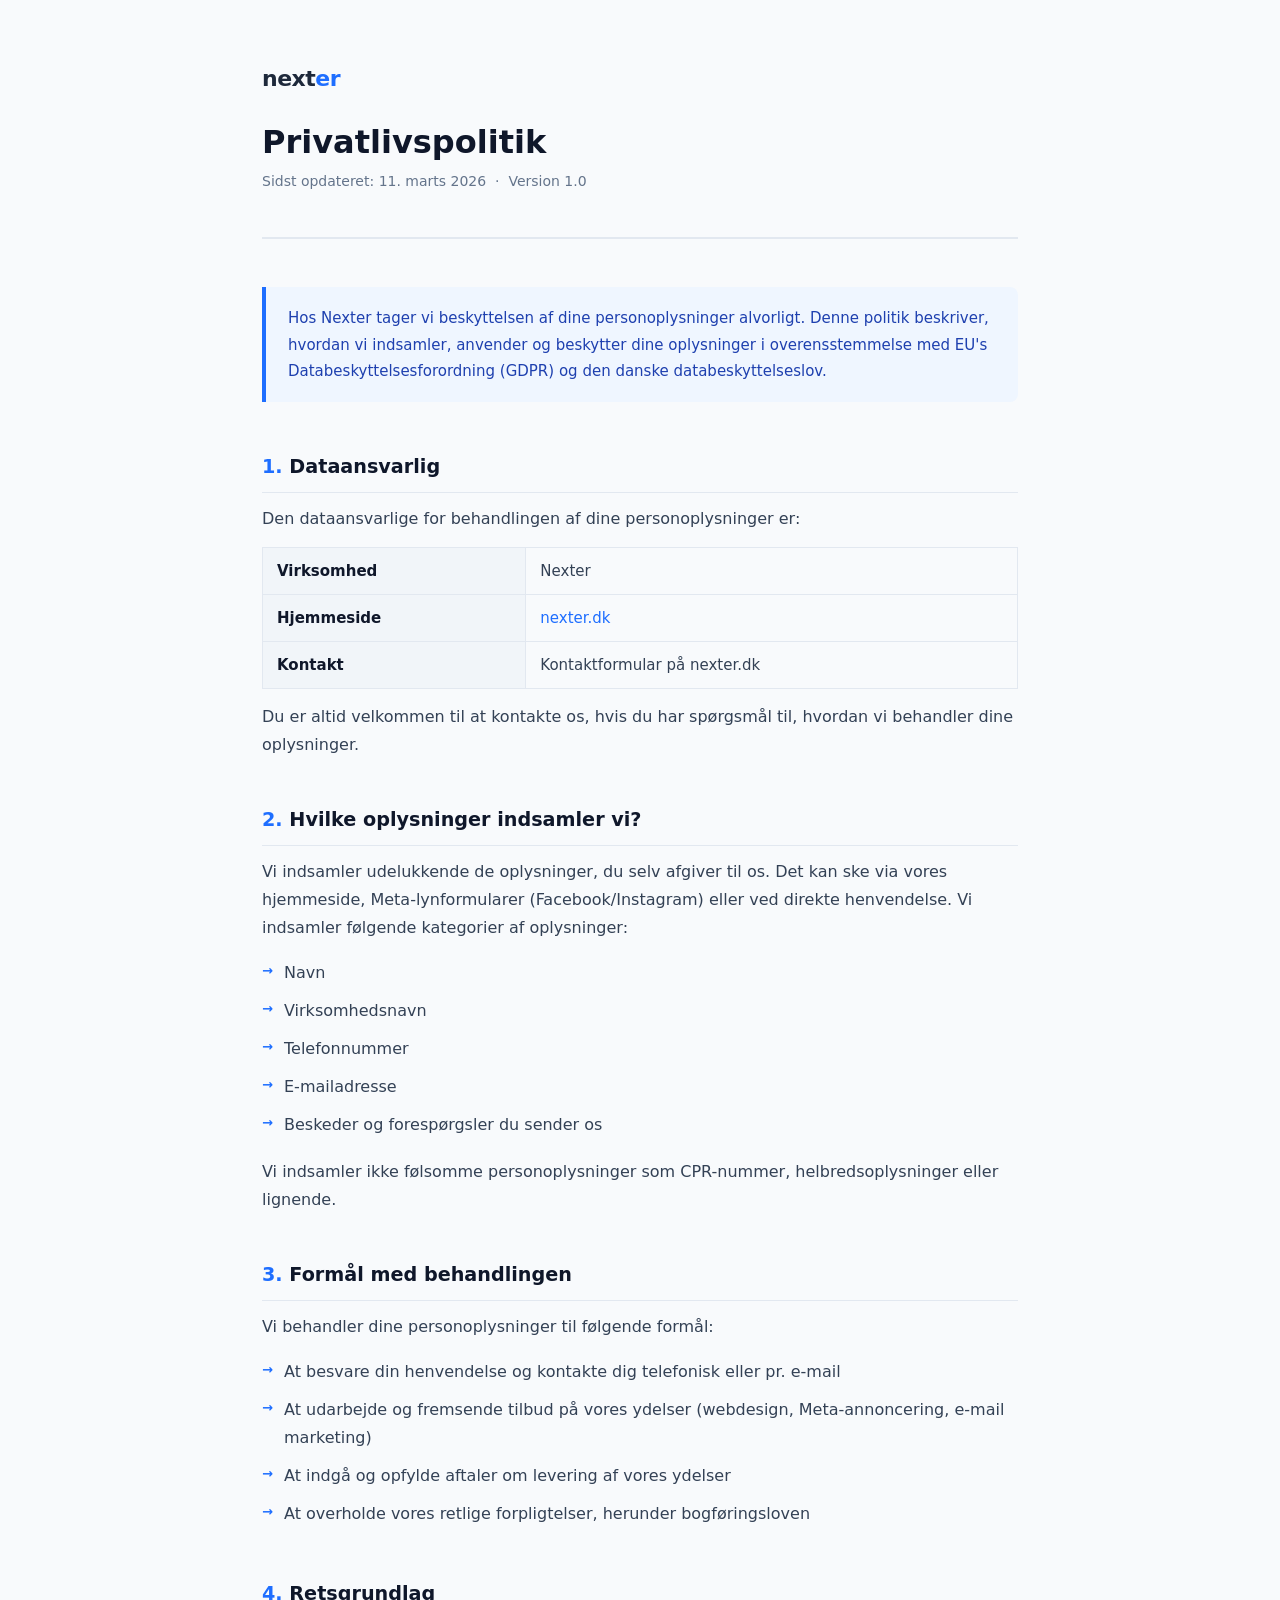
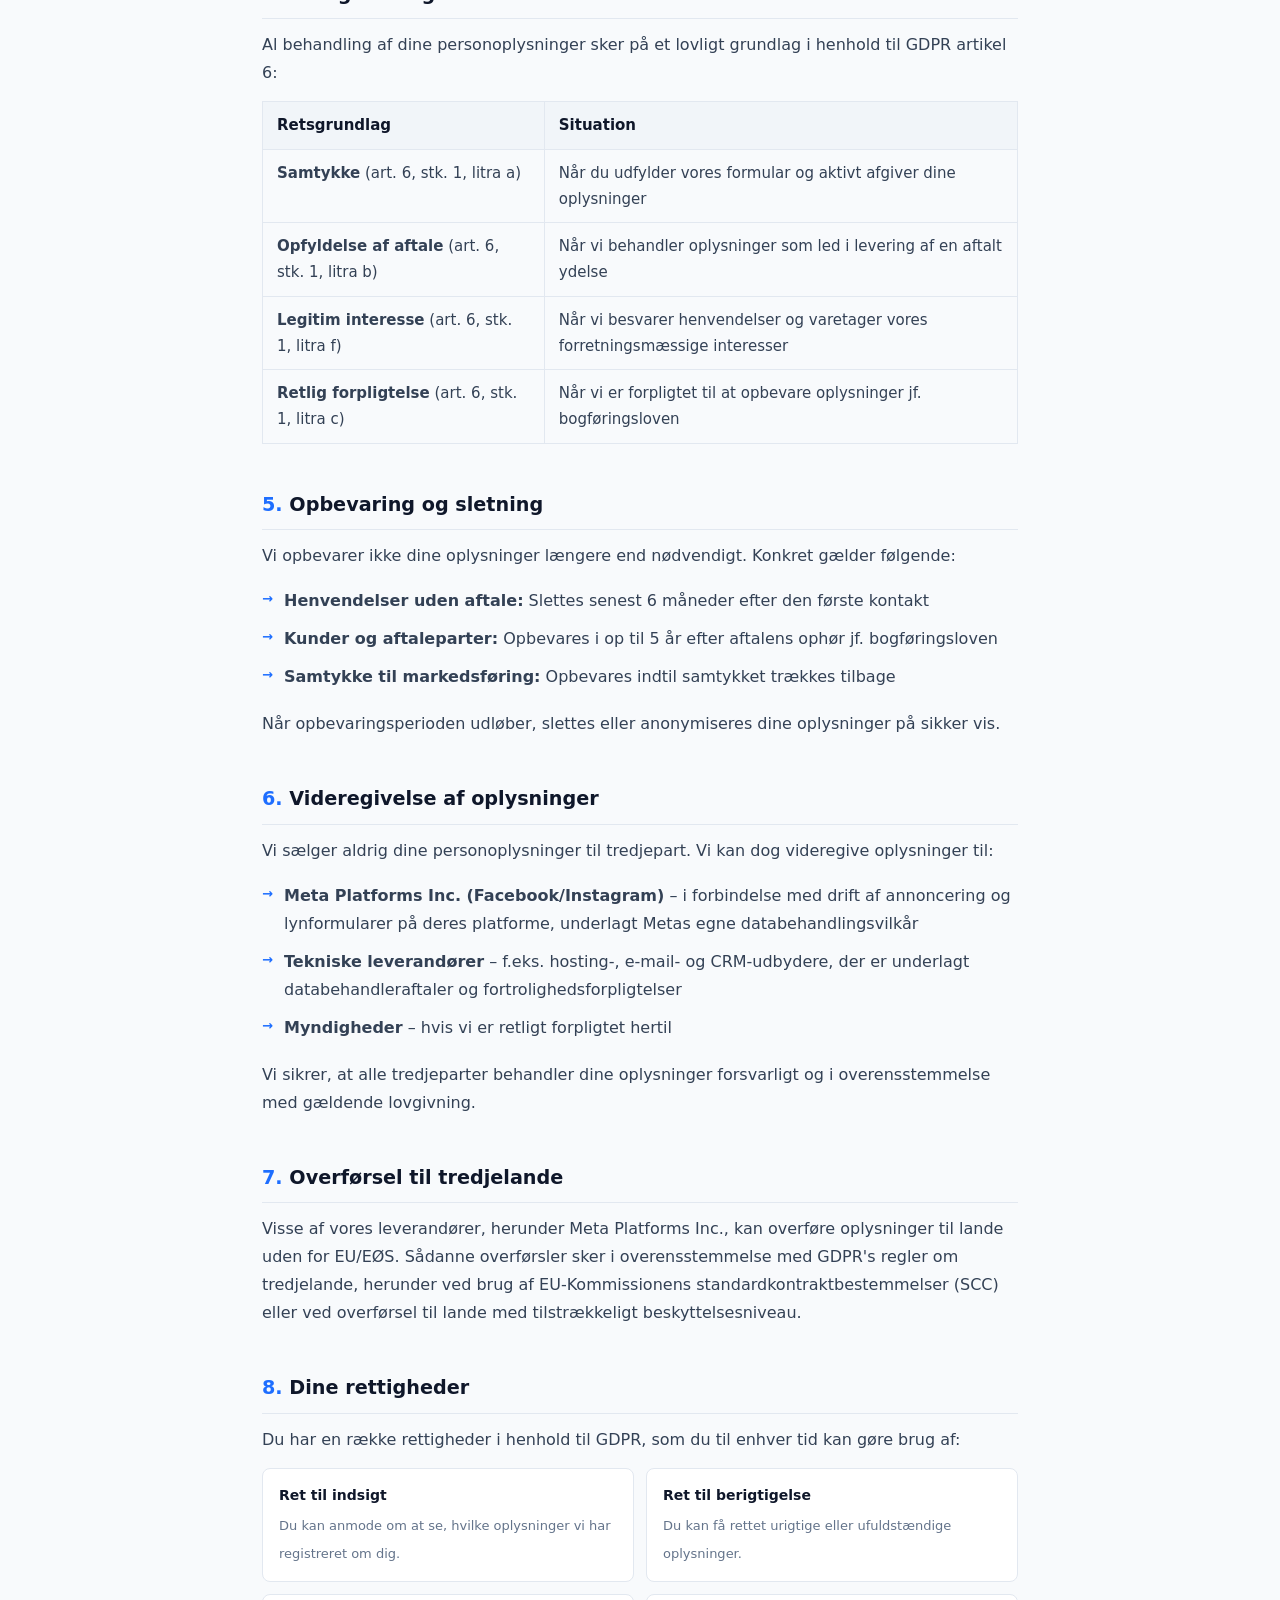
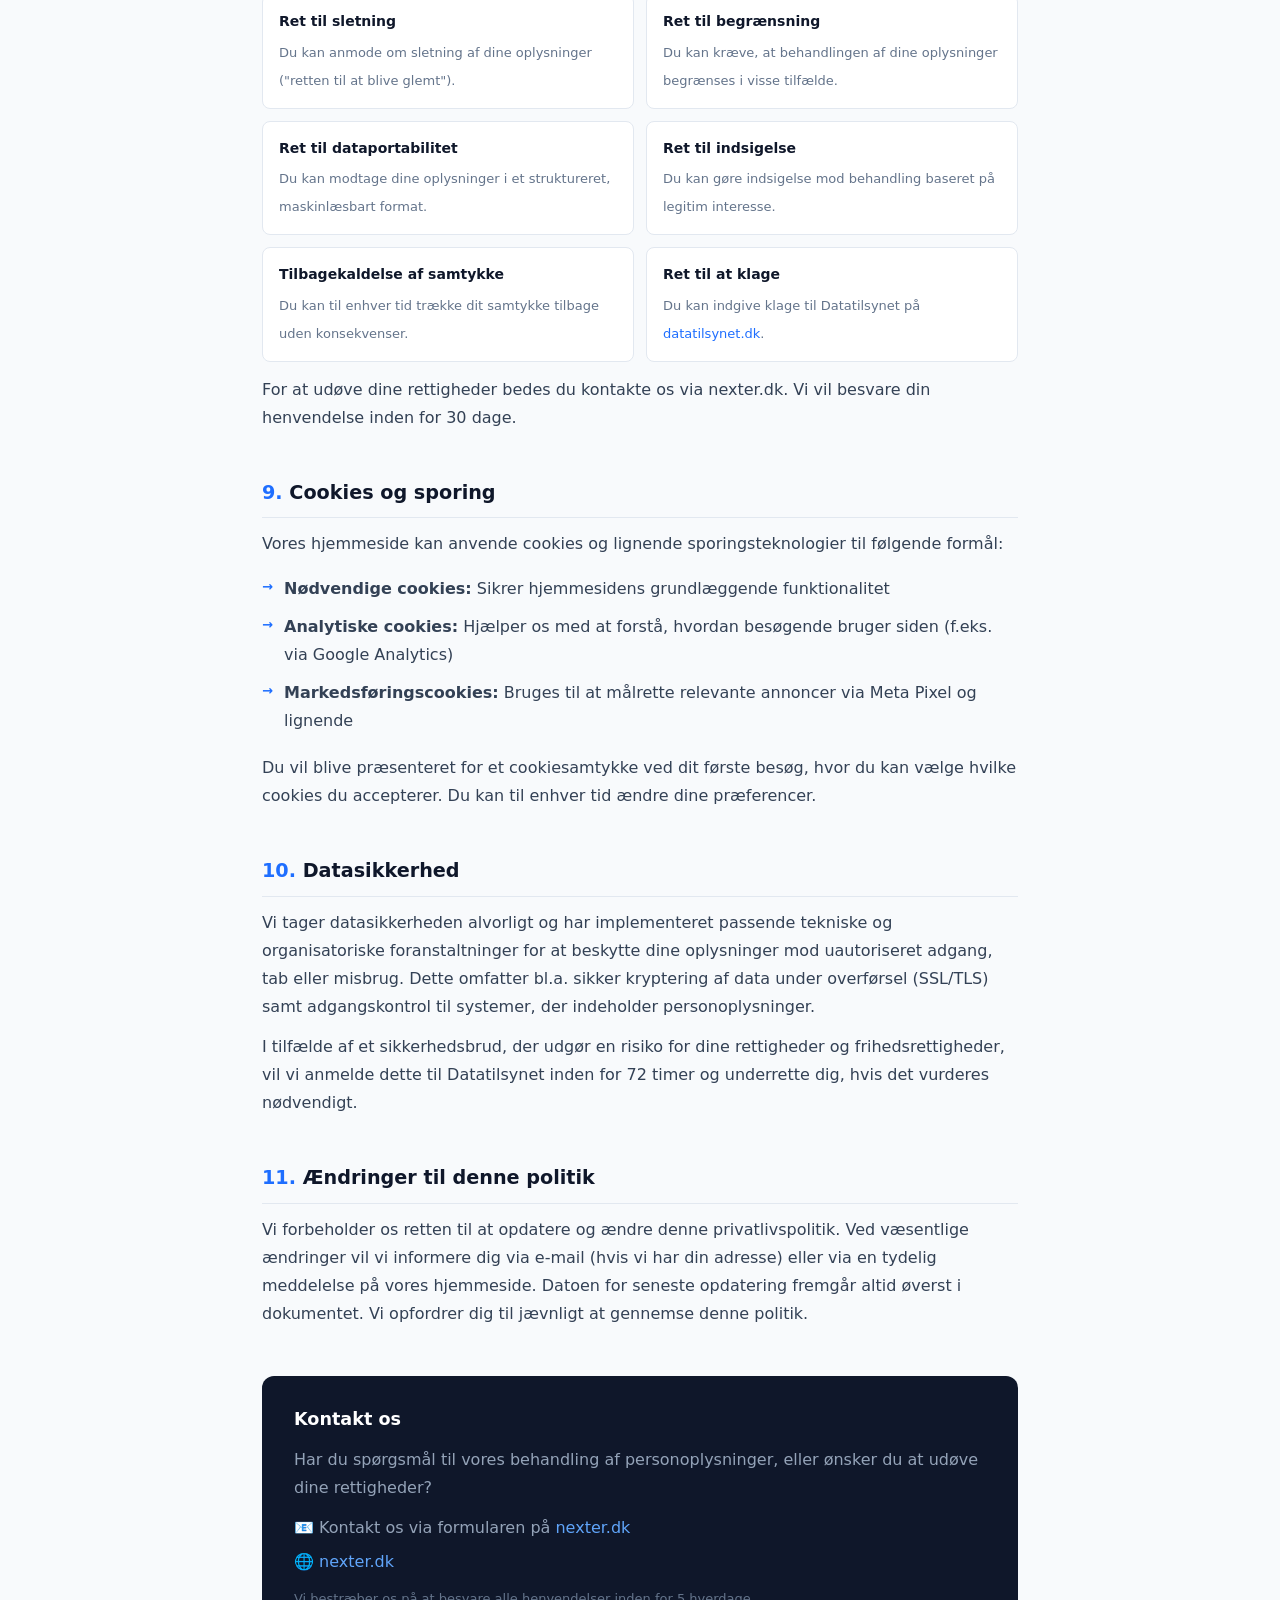
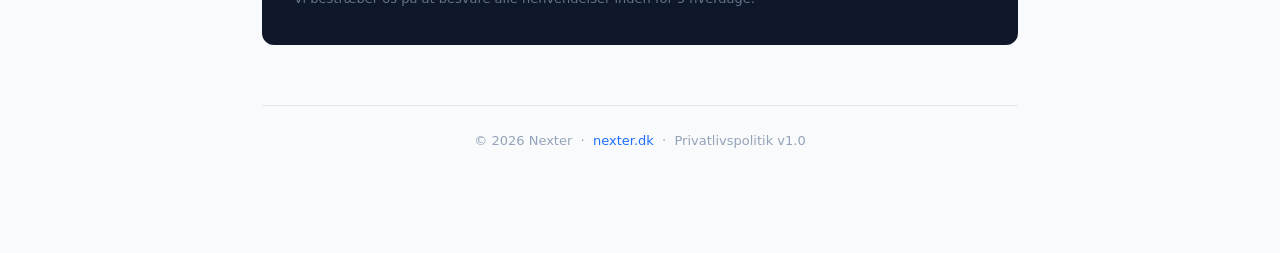
<file: privatlivspolitik.html>
<!DOCTYPE html>
<html lang="da">
<head>
  <meta charset="UTF-8">
  <meta name="viewport" content="width=device-width, initial-scale=1.0">
  <title>Privatlivspolitik | Nexter</title>
  <style>
    *, *::before, *::after { box-sizing: border-box; margin: 0; padding: 0; }
    body {
      font-family: 'Segoe UI', system-ui, -apple-system, sans-serif;
      background: #f8fafc;
      color: #1e293b;
      line-height: 1.75;
      font-size: 16px;
    }
    .container {
      max-width: 820px;
      margin: 0 auto;
      padding: 60px 32px 100px;
    }
    header {
      border-bottom: 2px solid #e2e8f0;
      padding-bottom: 32px;
      margin-bottom: 48px;
    }
    .logo {
      font-size: 22px;
      font-weight: 800;
      letter-spacing: -0.5px;
      margin-bottom: 24px;
    }
    .logo .next { color: #1e293b; }
    .logo .er   { color: #1e6eff; }
    h1 {
      font-size: 2rem;
      font-weight: 800;
      color: #0f172a;
      margin-bottom: 8px;
      line-height: 1.2;
    }
    .meta {
      font-size: 14px;
      color: #64748b;
      margin-top: 8px;
    }
    .intro-box {
      background: #eff6ff;
      border-left: 4px solid #1e6eff;
      border-radius: 0 8px 8px 0;
      padding: 18px 22px;
      margin-bottom: 48px;
      font-size: 15px;
      color: #1e40af;
    }
    section {
      margin-bottom: 44px;
    }
    h2 {
      font-size: 1.2rem;
      font-weight: 700;
      color: #0f172a;
      margin-bottom: 12px;
      padding-bottom: 8px;
      border-bottom: 1px solid #e2e8f0;
      counter-increment: section;
    }
    h2::before {
      content: counter(section) ". ";
      color: #1e6eff;
    }
    body { counter-reset: section; }
    p {
      margin-bottom: 12px;
      color: #334155;
    }
    ul {
      list-style: none;
      margin: 10px 0 14px 0;
    }
    ul li {
      padding: 5px 0 5px 22px;
      position: relative;
      color: #334155;
    }
    ul li::before {
      content: "→";
      position: absolute;
      left: 0;
      color: #1e6eff;
      font-weight: 700;
      font-size: 13px;
      top: 6px;
    }
    table {
      width: 100%;
      border-collapse: collapse;
      margin: 14px 0;
      font-size: 15px;
    }
    th {
      background: #f1f5f9;
      text-align: left;
      padding: 10px 14px;
      font-weight: 600;
      color: #0f172a;
      border: 1px solid #e2e8f0;
    }
    td {
      padding: 10px 14px;
      border: 1px solid #e2e8f0;
      color: #334155;
      vertical-align: top;
    }
    tr:nth-child(even) td { background: #f8fafc; }
    a {
      color: #1e6eff;
      text-decoration: none;
    }
    a:hover { text-decoration: underline; }
    .rights-grid {
      display: grid;
      grid-template-columns: 1fr 1fr;
      gap: 12px;
      margin: 14px 0;
    }
    .right-card {
      background: #fff;
      border: 1px solid #e2e8f0;
      border-radius: 8px;
      padding: 14px 16px;
    }
    .right-card strong {
      display: block;
      color: #0f172a;
      font-size: 14px;
      margin-bottom: 4px;
    }
    .right-card span {
      font-size: 13px;
      color: #64748b;
    }
    .contact-box {
      background: #0f172a;
      color: #e2e8f0;
      border-radius: 12px;
      padding: 28px 32px;
      margin-top: 48px;
    }
    .contact-box h3 {
      font-size: 1.1rem;
      color: #fff;
      margin-bottom: 12px;
    }
    .contact-box p { color: #94a3b8; margin-bottom: 6px; }
    .contact-box a { color: #60a5fa; }
    footer {
      margin-top: 60px;
      padding-top: 24px;
      border-top: 1px solid #e2e8f0;
      font-size: 13px;
      color: #94a3b8;
      text-align: center;
    }
    @media (max-width: 600px) {
      .rights-grid { grid-template-columns: 1fr; }
      .container { padding: 40px 20px 60px; }
      h1 { font-size: 1.6rem; }
    }
  </style>
</head>
<body>
<div class="container">
  <header>
    <div class="logo"><a href="/" style="text-decoration:none;"><span class="next">next</span><span class="er">er</span></a></div>
    <h1>Privatlivspolitik</h1>
    <p class="meta">Sidst opdateret: 11. marts 2026 &nbsp;·&nbsp; Version 1.0</p>
  </header>
  <div class="intro-box">
    Hos Nexter tager vi beskyttelsen af dine personoplysninger alvorligt. Denne politik beskriver, hvordan vi indsamler, anvender og beskytter dine oplysninger i overensstemmelse med EU's Databeskyttelsesforordning (GDPR) og den danske databeskyttelseslov.
  </div>
  <!-- 1 -->
  <section>
    <h2>Dataansvarlig</h2>
    <p>Den dataansvarlige for behandlingen af dine personoplysninger er:</p>
    <table>
      <tr><th>Virksomhed</th><td>Nexter</td></tr>
      <tr><th>Hjemmeside</th><td><a href="https://nexter.dk">nexter.dk</a></td></tr>
      <tr><th>Kontakt</th><td>Kontaktformular på nexter.dk</td></tr>
    </table>
    <p>Du er altid velkommen til at kontakte os, hvis du har spørgsmål til, hvordan vi behandler dine oplysninger.</p>
  </section>
  <!-- 2 -->
  <section>
    <h2>Hvilke oplysninger indsamler vi?</h2>
    <p>Vi indsamler udelukkende de oplysninger, du selv afgiver til os. Det kan ske via vores hjemmeside, Meta-lynformularer (Facebook/Instagram) eller ved direkte henvendelse. Vi indsamler følgende kategorier af oplysninger:</p>
    <ul>
      <li>Navn</li>
      <li>Virksomhedsnavn</li>
      <li>Telefonnummer</li>
      <li>E-mailadresse</li>
      <li>Beskeder og forespørgsler du sender os</li>
    </ul>
    <p>Vi indsamler ikke følsomme personoplysninger som CPR-nummer, helbredsoplysninger eller lignende.</p>
  </section>
  <!-- 3 -->
  <section>
    <h2>Formål med behandlingen</h2>
    <p>Vi behandler dine personoplysninger til følgende formål:</p>
    <ul>
      <li>At besvare din henvendelse og kontakte dig telefonisk eller pr. e-mail</li>
      <li>At udarbejde og fremsende tilbud på vores ydelser (webdesign, Meta-annoncering, e-mail marketing)</li>
      <li>At indgå og opfylde aftaler om levering af vores ydelser</li>
      <li>At overholde vores retlige forpligtelser, herunder bogføringsloven</li>
    </ul>
  </section>
  <!-- 4 -->
  <section>
    <h2>Retsgrundlag</h2>
    <p>Al behandling af dine personoplysninger sker på et lovligt grundlag i henhold til GDPR artikel 6:</p>
    <table>
      <tr>
        <th>Retsgrundlag</th>
        <th>Situation</th>
      </tr>
      <tr>
        <td><strong>Samtykke</strong> (art. 6, stk. 1, litra a)</td>
        <td>Når du udfylder vores formular og aktivt afgiver dine oplysninger</td>
      </tr>
      <tr>
        <td><strong>Opfyldelse af aftale</strong> (art. 6, stk. 1, litra b)</td>
        <td>Når vi behandler oplysninger som led i levering af en aftalt ydelse</td>
      </tr>
      <tr>
        <td><strong>Legitim interesse</strong> (art. 6, stk. 1, litra f)</td>
        <td>Når vi besvarer henvendelser og varetager vores forretningsmæssige interesser</td>
      </tr>
      <tr>
        <td><strong>Retlig forpligtelse</strong> (art. 6, stk. 1, litra c)</td>
        <td>Når vi er forpligtet til at opbevare oplysninger jf. bogføringsloven</td>
      </tr>
    </table>
  </section>
  <!-- 5 -->
  <section>
    <h2>Opbevaring og sletning</h2>
    <p>Vi opbevarer ikke dine oplysninger længere end nødvendigt. Konkret gælder følgende:</p>
    <ul>
      <li><strong>Henvendelser uden aftale:</strong> Slettes senest 6 måneder efter den første kontakt</li>
      <li><strong>Kunder og aftaleparter:</strong> Opbevares i op til 5 år efter aftalens ophør jf. bogføringsloven</li>
      <li><strong>Samtykke til markedsføring:</strong> Opbevares indtil samtykket trækkes tilbage</li>
    </ul>
    <p>Når opbevaringsperioden udløber, slettes eller anonymiseres dine oplysninger på sikker vis.</p>
  </section>
  <!-- 6 -->
  <section>
    <h2>Videregivelse af oplysninger</h2>
    <p>Vi sælger aldrig dine personoplysninger til tredjepart. Vi kan dog videregive oplysninger til:</p>
    <ul>
      <li><strong>Meta Platforms Inc. (Facebook/Instagram)</strong> – i forbindelse med drift af annoncering og lynformularer på deres platforme, underlagt Metas egne databehandlingsvilkår</li>
      <li><strong>Tekniske leverandører</strong> – f.eks. hosting-, e-mail- og CRM-udbydere, der er underlagt databehandleraftaler og fortrolighedsforpligtelser</li>
      <li><strong>Myndigheder</strong> – hvis vi er retligt forpligtet hertil</li>
    </ul>
    <p>Vi sikrer, at alle tredjeparter behandler dine oplysninger forsvarligt og i overensstemmelse med gældende lovgivning.</p>
  </section>
  <!-- 7 -->
  <section>
    <h2>Overførsel til tredjelande</h2>
    <p>Visse af vores leverandører, herunder Meta Platforms Inc., kan overføre oplysninger til lande uden for EU/EØS. Sådanne overførsler sker i overensstemmelse med GDPR's regler om tredjelande, herunder ved brug af EU-Kommissionens standardkontraktbestemmelser (SCC) eller ved overførsel til lande med tilstrækkeligt beskyttelsesniveau.</p>
  </section>
  <!-- 8 -->
  <section>
    <h2>Dine rettigheder</h2>
    <p>Du har en række rettigheder i henhold til GDPR, som du til enhver tid kan gøre brug af:</p>
    <div class="rights-grid">
      <div class="right-card">
        <strong>Ret til indsigt</strong>
        <span>Du kan anmode om at se, hvilke oplysninger vi har registreret om dig.</span>
      </div>
      <div class="right-card">
        <strong>Ret til berigtigelse</strong>
        <span>Du kan få rettet urigtige eller ufuldstændige oplysninger.</span>
      </div>
      <div class="right-card">
        <strong>Ret til sletning</strong>
        <span>Du kan anmode om sletning af dine oplysninger ("retten til at blive glemt").</span>
      </div>
      <div class="right-card">
        <strong>Ret til begrænsning</strong>
        <span>Du kan kræve, at behandlingen af dine oplysninger begrænses i visse tilfælde.</span>
      </div>
      <div class="right-card">
        <strong>Ret til dataportabilitet</strong>
        <span>Du kan modtage dine oplysninger i et struktureret, maskinlæsbart format.</span>
      </div>
      <div class="right-card">
        <strong>Ret til indsigelse</strong>
        <span>Du kan gøre indsigelse mod behandling baseret på legitim interesse.</span>
      </div>
      <div class="right-card">
        <strong>Tilbagekaldelse af samtykke</strong>
        <span>Du kan til enhver tid trække dit samtykke tilbage uden konsekvenser.</span>
      </div>
      <div class="right-card">
        <strong>Ret til at klage</strong>
        <span>Du kan indgive klage til Datatilsynet på <a href="https://www.datatilsynet.dk">datatilsynet.dk</a>.</span>
      </div>
    </div>
    <p>For at udøve dine rettigheder bedes du kontakte os via nexter.dk. Vi vil besvare din henvendelse inden for 30 dage.</p>
  </section>
  <!-- 9 -->
  <section>
    <h2>Cookies og sporing</h2>
    <p>Vores hjemmeside kan anvende cookies og lignende sporingsteknologier til følgende formål:</p>
    <ul>
      <li><strong>Nødvendige cookies:</strong> Sikrer hjemmesidens grundlæggende funktionalitet</li>
      <li><strong>Analytiske cookies:</strong> Hjælper os med at forstå, hvordan besøgende bruger siden (f.eks. via Google Analytics)</li>
      <li><strong>Markedsføringscookies:</strong> Bruges til at målrette relevante annoncer via Meta Pixel og lignende</li>
    </ul>
    <p>Du vil blive præsenteret for et cookiesamtykke ved dit første besøg, hvor du kan vælge hvilke cookies du accepterer. Du kan til enhver tid ændre dine præferencer.</p>
  </section>
  <!-- 10 -->
  <section>
    <h2>Datasikkerhed</h2>
    <p>Vi tager datasikkerheden alvorligt og har implementeret passende tekniske og organisatoriske foranstaltninger for at beskytte dine oplysninger mod uautoriseret adgang, tab eller misbrug. Dette omfatter bl.a. sikker kryptering af data under overførsel (SSL/TLS) samt adgangskontrol til systemer, der indeholder personoplysninger.</p>
    <p>I tilfælde af et sikkerhedsbrud, der udgør en risiko for dine rettigheder og frihedsrettigheder, vil vi anmelde dette til Datatilsynet inden for 72 timer og underrette dig, hvis det vurderes nødvendigt.</p>
  </section>
  <!-- 11 -->
  <section>
    <h2>Ændringer til denne politik</h2>
    <p>Vi forbeholder os retten til at opdatere og ændre denne privatlivspolitik. Ved væsentlige ændringer vil vi informere dig via e-mail (hvis vi har din adresse) eller via en tydelig meddelelse på vores hjemmeside. Datoen for seneste opdatering fremgår altid øverst i dokumentet. Vi opfordrer dig til jævnligt at gennemse denne politik.</p>
  </section>
  <!-- Contact -->
  <div class="contact-box">
    <h3>Kontakt os</h3>
    <p>Har du spørgsmål til vores behandling af personoplysninger, eller ønsker du at udøve dine rettigheder?</p>
    <p style="margin-top:12px;">📧 Kontakt os via formularen på <a href="https://nexter.dk">nexter.dk</a></p>
    <p>🌐 <a href="https://nexter.dk">nexter.dk</a></p>
    <p style="margin-top: 12px; font-size: 13px; color: #64748b;">Vi bestræber os på at besvare alle henvendelser inden for 5 hverdage.</p>
  </div>
  <footer>
    &copy; 2026 Nexter &nbsp;·&nbsp; <a href="https://nexter.dk">nexter.dk</a> &nbsp;·&nbsp; Privatlivspolitik v1.0
  </footer>
</div>
</body>
</html>
</file>
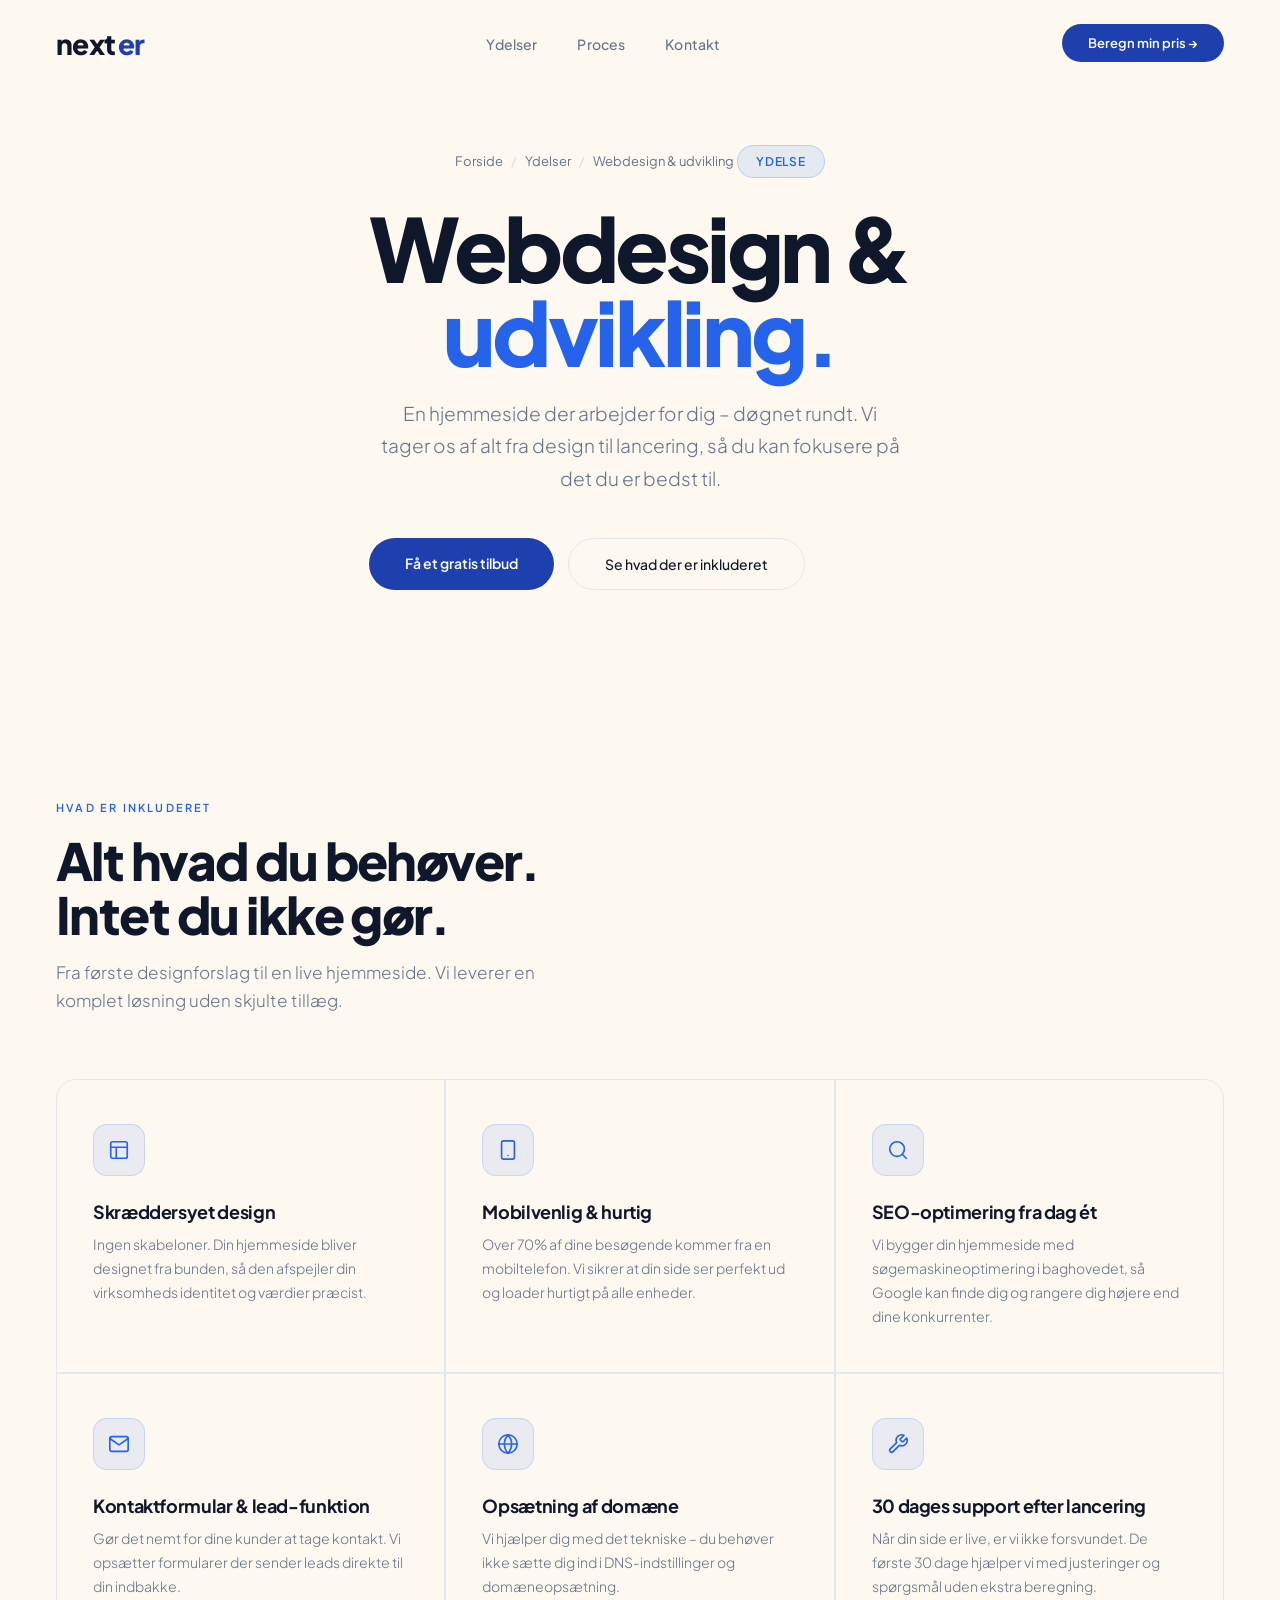
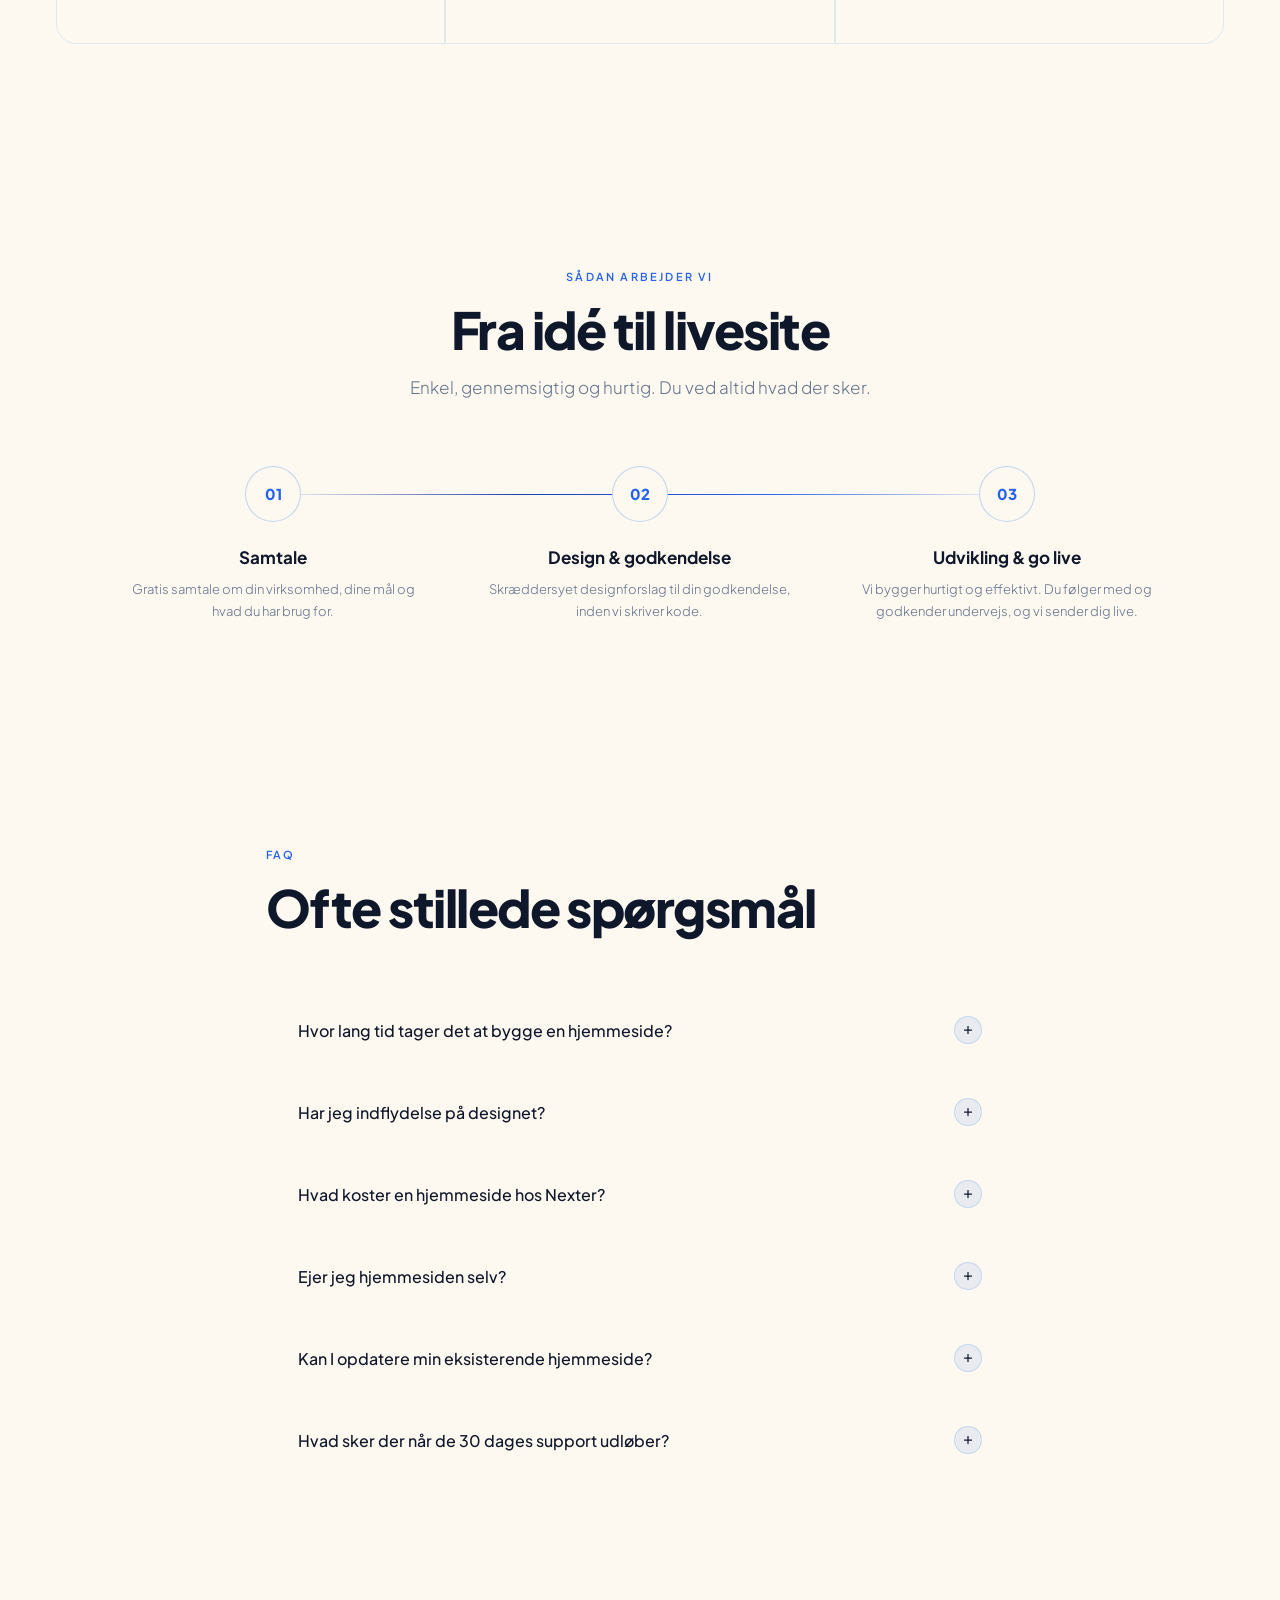
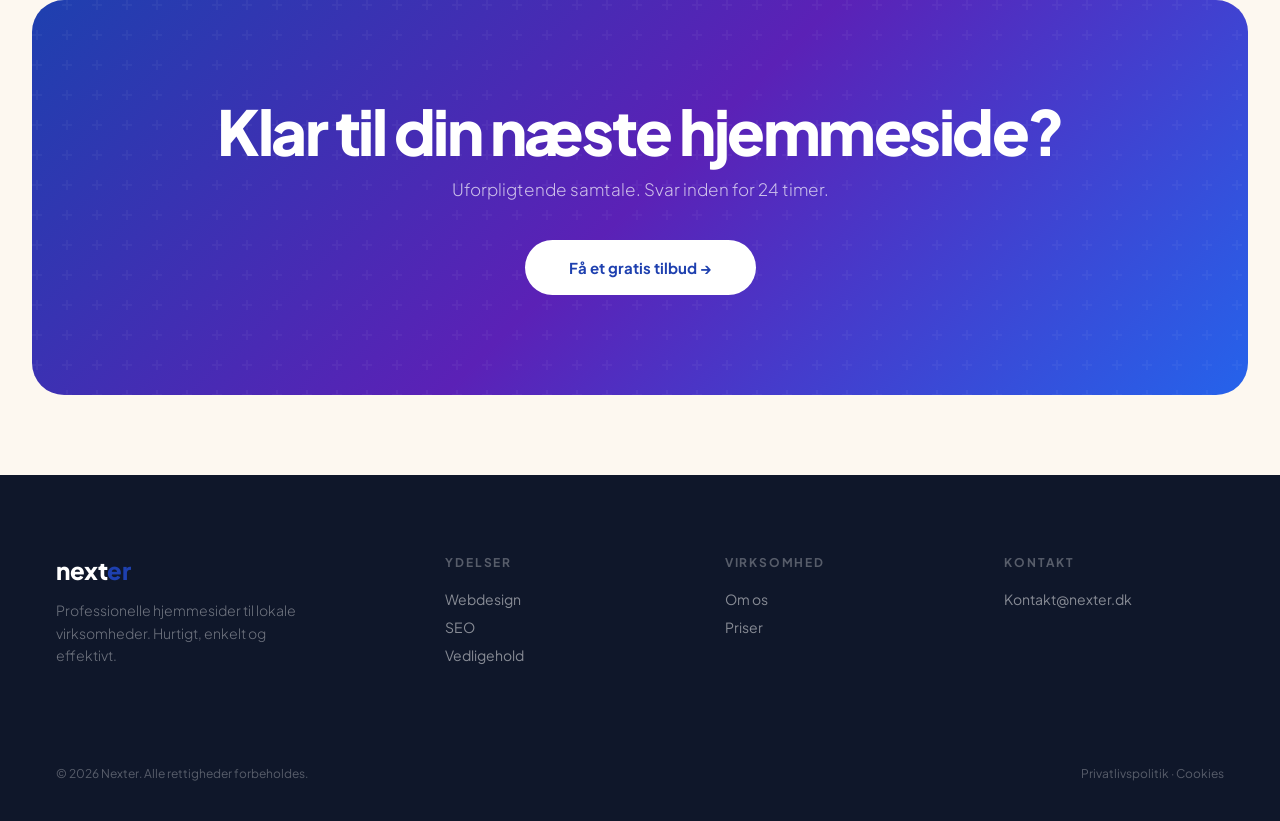
<file: webdesign.html>
<!DOCTYPE html>
<html lang="da">
<head>
  <meta charset="UTF-8" />
  <meta name="viewport" content="width=device-width, initial-scale=1.0" />
  <title>Webdesign til lokale virksomheder | Nexter</title>
  <meta name="description" content="Professionelt webdesign skræddersyet til din virksomhed. Mobilvenlig, hurtig og SEO-optimeret hjemmeside leveret på 5 dage. Fra 10.000 kr. Uforpligtende samtale." />
  <meta name="robots" content="index, follow" />
  <link rel="canonical" href="https://nexter.dk/webdesign.html" />
  <meta property="og:type" content="website" />
  <meta property="og:url" content="https://nexter.dk/webdesign.html" />
  <meta property="og:title" content="Webdesign til lokale virksomheder | Nexter" />
  <meta property="og:description" content="Professionelt webdesign skræddersyet til din virksomhed. Mobilvenlig, hurtig og SEO-optimeret. Fra 10.000 kr." />
  <meta property="og:image" content="https://nexter.dk/screenshots/nikolaj-hoyer.jpg" />
  <meta property="og:image:width" content="1280" />
  <meta property="og:image:height" content="768" />
  <meta property="og:locale" content="da_DK" />
  <!-- Twitter Card -->
  <meta name="twitter:card" content="summary_large_image" />
  <meta name="twitter:title" content="Webdesign til lokale virksomheder | Nexter" />
  <meta name="twitter:description" content="Professionelt webdesign skræddersyet til din virksomhed. Mobilvenlig, hurtig og SEO-optimeret. Fra 10.000 kr." />
  <meta name="twitter:image" content="https://nexter.dk/screenshots/nikolaj-hoyer.jpg" />
  <!-- Schema.org -->
  <script type="application/ld+json">
  [
    {
      "@context": "https://schema.org",
      "@type": "BreadcrumbList",
      "itemListElement": [
        { "@type": "ListItem", "position": 1, "name": "Forside", "item": "https://nexter.dk/" },
        { "@type": "ListItem", "position": 2, "name": "Webdesign", "item": "https://nexter.dk/webdesign.html" }
      ]
    },
    {
      "@context": "https://schema.org",
      "@type": "Service",
      "name": "Webdesign & webudvikling",
      "provider": { "@type": "ProfessionalService", "name": "Nexter", "url": "https://nexter.dk" },
      "description": "Skræddersyet, mobilvenlig og SEO-optimeret hjemmeside leveret på 5 dage. Fra 10.000 kr.",
      "areaServed": "DK",
      "url": "https://nexter.dk/webdesign.html"
    },
    {
      "@context": "https://schema.org",
      "@type": "FAQPage",
      "mainEntity": [
        { "@type": "Question", "name": "Hvor lang tid tager det at bygge en hjemmeside?", "acceptedAnswer": { "@type": "Answer", "text": "Vi leverer typisk en færdig hjemmeside inden for 5–10 hverdage fra godkendt designforslag. Tidsplanen aftales altid inden vi går i gang." } },
        { "@type": "Question", "name": "Har jeg indflydelse på designet?", "acceptedAnswer": { "@type": "Answer", "text": "Ja, inden vi begynder at finjustere, præsenterer vi et designforslag du godkender. Du har mulighed for at komme med feedback undervejs." } },
        { "@type": "Question", "name": "Hvad koster en hjemmeside hos Nexter?", "acceptedAnswer": { "@type": "Answer", "text": "Vores startpris er 10.000 kr. for en komplet hjemmeside. Prisen afhænger af omfang og ønsker. Kontakt os for et uforpligtende tilbud." } },
        { "@type": "Question", "name": "Ejer jeg hjemmesiden selv?", "acceptedAnswer": { "@type": "Answer", "text": "Ja, 100%. Når hjemmesiden er leveret og betalt, ejer du alle rettigheder til koden og designet." } },
        { "@type": "Question", "name": "Kan I opdatere min eksisterende hjemmeside?", "acceptedAnswer": { "@type": "Answer", "text": "Ja. Vi moderniserer og opdaterer også eksisterende hjemmesider. Kontakt os for en uforpligtende vurdering." } },
        { "@type": "Question", "name": "Hvad sker der når de 30 dages support udløber?", "acceptedAnswer": { "@type": "Answer", "text": "Vi tilbyder løbende vedligehold og support som en separat ydelse. Vi skræddersyr en løsning der passer til dine behov." } }
      ]
    }
  ]
  </script>
  <link rel="icon" type="image/svg+xml" href="favicon.svg" />
  <link rel="preconnect" href="https://fonts.googleapis.com" />
  <link rel="preconnect" href="https://fonts.gstatic.com" crossorigin />
  <link rel="stylesheet" href="https://fonts.googleapis.com/css2?family=Plus+Jakarta+Sans:ital,wght@0,300;0,400;0,500;0,600;0,700;0,800;1,300&display=swap" />
  <link rel="stylesheet" href="style.css" />
  <style>
    .hero { min-height:75vh; display:flex; flex-direction:column; justify-content:center; align-items:center; text-align:center; padding:140px 40px 80px; position:relative; overflow:hidden; }
    .hero-content { position:relative; z-index:1; max-width:800px; }
    .hero-pill { display:inline-flex; align-items:center; gap:8px; background:rgba(59,130,246,0.12); border:1px solid rgba(59,130,246,0.25); color:var(--accent2); padding:8px 18px; border-radius:100px; font-size:12px; font-weight:600; letter-spacing:0.08em; text-transform:uppercase; margin-bottom:28px; animation:fadeDown .8s ease .1s both; }
    .hero-title { font-family:var(--font-head); font-size:clamp(44px,7vw,88px); font-weight:800; line-height:0.95; letter-spacing:-0.04em; margin-bottom:24px; animation:fadeUp .9s ease .15s both; }
    .hero-sub { font-size:clamp(16px,1.8vw,19px); color:var(--muted); line-height:1.7; max-width:520px; margin:0 auto 44px; font-weight:300; animation:fadeUp .9s ease .25s both; }
    .s-title { font-family:var(--font-head); font-size:clamp(32px,4vw,52px); font-weight:800; letter-spacing:-0.03em; line-height:1.05; margin-bottom:16px; }
    .includes { padding:120px 56px; }
    .includes-grid { display:grid; grid-template-columns:repeat(3,1fr); gap:2px; background:var(--border); border:1px solid var(--border); border-radius:20px; overflow:hidden; margin-top:64px; }
    .inc-card { background:var(--surface); padding:44px 36px; position:relative; overflow:hidden; transition:background .3s; }
    .inc-card::after { content:''; position:absolute; inset:0; background:radial-gradient(circle at var(--mx,50%) var(--my,50%),rgba(59,130,246,0.1) 0%,transparent 60%); opacity:0; transition:opacity .3s; }
    .inc-card:hover::after { opacity:1; }
    .inc-card:hover { background:var(--surface2); }
    .inc-icon { width:52px; height:52px; background:rgba(59,130,246,0.1); border:1px solid rgba(59,130,246,0.2); border-radius:14px; display:flex; align-items:center; justify-content:center; margin-bottom:24px; transition:background .3s,transform .3s; }
    .inc-card:hover .inc-icon { background:rgba(59,130,246,0.22); transform:scale(1.05); }
    .inc-title { font-family:var(--font-head); font-size:18px; font-weight:700; letter-spacing:-0.02em; margin-bottom:10px; }
    .inc-text { font-size:14px; color:var(--muted); line-height:1.7; font-weight:300; }
    .process-strip { background:var(--surface); padding:100px 56px; }
    .process-inner { max-width:1100px; margin:0 auto; }
    .process-header { text-align:center; margin-bottom:64px; }
    .steps { display:grid; grid-template-columns:repeat(3,1fr); gap:0; position:relative; }
    .steps::before { content:''; position:absolute; top:28px; left:16%; right:16%; height:1px; background:linear-gradient(90deg,transparent,var(--accent),var(--accent2),transparent); }
    .step { padding:0 32px; text-align:center; position:relative; z-index:1; }
    .step-num { width:56px; height:56px; border-radius:50%; background:var(--bg); border:1px solid rgba(59,130,246,0.3); display:flex; align-items:center; justify-content:center; margin:0 auto 24px; transition:background .3s,transform .3s; }
    .step:hover .step-num { background:var(--accent); border-color:var(--accent); transform:scale(1.1); }
    .step-n { font-family:var(--font-head); font-size:15px; font-weight:800; color:var(--accent2); }
    .step:hover .step-n { color:white; }
    .step-title { font-family:var(--font-head); font-size:17px; font-weight:700; margin-bottom:10px; }
    .step-text { font-size:13px; color:var(--muted); line-height:1.7; font-weight:300; }
    .cta-section { margin:0 32px 80px; border-radius:32px; background:linear-gradient(135deg,var(--accent) 0%,#5b21b6 50%,var(--accent2) 100%); padding:100px 80px; text-align:center; position:relative; overflow:hidden; }
    .cta-section::before { content:''; position:absolute; inset:0; background:url("data:image/svg+xml,%3Csvg width='60' height='60' viewBox='0 0 60 60' xmlns='http://www.w3.org/2000/svg'%3E%3Cg fill='none'%3E%3Cg fill='%23ffffff' fill-opacity='0.04'%3E%3Cpath d='M36 34v-4h-2v4h-4v2h4v4h2v-4h4v-2h-4zm0-30V0h-2v4h-4v2h4v4h2V6h4V4h-4zM6 34v-4H4v4H0v2h4v4h2v-4h4v-2H6zM6 4V0H4v4H0v2h4v4h2V6h4V4H6z'/%3E%3C/g%3E%3C/g%3E%3C/svg%3E"); }
    .cta-content { position:relative; z-index:1; display:flex; flex-direction:column; align-items:center; }
    .cta-title { font-family:var(--font-head); font-size:clamp(36px,5vw,62px); font-weight:800; letter-spacing:-0.04em; line-height:1; color:white; margin-bottom:16px; }
    .cta-sub { font-size:17px; color:rgba(255,255,255,0.7); margin-bottom:40px; font-weight:300; }
    .btn-white { display:inline-block; background:white; color:var(--accent); padding:18px 44px; border-radius:100px; font-size:15px; font-weight:700; text-decoration:none; transition:transform .25s,box-shadow .25s; }
    .btn-white:hover { transform:translateY(-3px); box-shadow:0 12px 40px rgba(0,0,0,0.07); }
    @media (max-width:900px) {
      .hero { padding:120px 20px 60px; }
      .includes { padding:72px 20px; }
      .includes-grid { grid-template-columns:1fr; }
      .process-strip { padding:72px 20px; }
      .steps { grid-template-columns:1fr; gap:36px; }
      .steps::before { display:none; }
      .cta-section { margin:0 12px 60px; padding:56px 24px; }
      .cta-title { font-size:clamp(28px,8vw,42px); }
    }
    @media (max-width:500px) {
      .hero-title { font-size:clamp(36px,10vw,52px); }
      .hero-actions { flex-direction:column; align-items:stretch; }
      .btn-primary,.btn-secondary { text-align:center; }
    }
  </style>
</head>
<body>
<nav id="nav">
  <a href="/" class="logo">next<span class="logo-dot">er</span></a>
  <ul class="nav-links">
    <li><a href="index.html#services">Ydelser</a></li>
    <li><a href="index.html#process">Proces</a></li>
    <li><a href="index.html#kontakt">Kontakt</a></li>
  </ul>
  <a href="beregn-pris.html" class="nav-btn">Beregn min pris →</a>
  <button class="hamburger" id="hamburger" aria-label="Åbn menu">
    <span></span><span></span><span></span>
  </button>
</nav>
<div class="mobile-menu" id="mobileMenu">
  <a href="index.html#services" class="mob-link">Ydelser</a>
  <a href="index.html#process" class="mob-link">Proces</a>
  <a href="index.html#kontakt" class="mob-link">Kontakt</a>
  <a href="beregn-pris.html" class="nav-btn">Beregn min pris →</a>
</div>
<!-- HERO -->
<section class="hero">
  <div class="hero-mesh"></div>
  <div class="orb orb-1"></div>
  <div class="orb orb-2"></div>
  <div class="hero-grid"></div>
  <div class="hero-content">
    <div class="breadcrumb">
      <a href="/">Forside</a>
      <span class="breadcrumb-sep">/</span>
      <a href="index.html#services">Ydelser</a>
      <span class="breadcrumb-sep">/</span>
      <span>Webdesign & udvikling</span>
    </div>
    <div class="hero-pill">Ydelse</div>
    <h1 class="hero-title">Webdesign &<br><span class="grad">udvikling.</span></h1>
    <p class="hero-sub">En hjemmeside der arbejder for dig – døgnet rundt. Vi tager os af alt fra design til lancering, så du kan fokusere på det du er bedst til.</p>
    <div class="hero-actions">
      <a href="index.html#kontakt" class="btn-primary">Få et gratis tilbud</a>
      <a href="#hvad-er-inkluderet" class="btn-secondary">Se hvad der er inkluderet</a>
    </div>
  </div>
</section>
<!-- INCLUDES -->
<section class="includes" id="hvad-er-inkluderet">
  <div class="reveal-left">
    <div class="s-label">Hvad er inkluderet</div>
    <h2 class="s-title">Alt hvad du behøver.<br>Intet du ikke gør.</h2>
    <p class="s-sub" style="max-width:480px;margin-top:8px;">Fra første designforslag til en live hjemmeside. Vi leverer en komplet løsning uden skjulte tillæg.</p>
  </div>
  <div class="includes-grid">
    <div class="inc-card reveal delay-1">
      <div class="inc-icon">
        <svg width="22" height="22" viewBox="0 0 24 24" fill="none" stroke="currentColor" stroke-width="1.8" stroke-linecap="round" stroke-linejoin="round" style="color:var(--accent2)"><rect x="3" y="3" width="18" height="18" rx="2"/><path d="M3 9h18M9 21V9"/></svg>
      </div>
      <div class="inc-title">Skræddersyet design</div>
      <p class="inc-text">Ingen skabeloner. Din hjemmeside bliver designet fra bunden, så den afspejler din virksomheds identitet og værdier præcist.</p>
    </div>
    <div class="inc-card reveal delay-2">
      <div class="inc-icon">
        <svg width="22" height="22" viewBox="0 0 24 24" fill="none" stroke="currentColor" stroke-width="1.8" stroke-linecap="round" stroke-linejoin="round" style="color:var(--accent2)"><rect x="5" y="2" width="14" height="20" rx="2"/><path d="M12 18h.01"/></svg>
      </div>
      <div class="inc-title">Mobilvenlig & hurtig</div>
      <p class="inc-text">Over 70% af dine besøgende kommer fra en mobiltelefon. Vi sikrer at din side ser perfekt ud og loader hurtigt på alle enheder.</p>
    </div>
    <div class="inc-card reveal delay-3">
      <div class="inc-icon">
        <svg width="22" height="22" viewBox="0 0 24 24" fill="none" stroke="currentColor" stroke-width="1.8" stroke-linecap="round" stroke-linejoin="round" style="color:var(--accent2)"><circle cx="11" cy="11" r="8"/><path d="m21 21-4.35-4.35"/></svg>
      </div>
      <div class="inc-title">SEO-optimering fra dag ét</div>
      <p class="inc-text">Vi bygger din hjemmeside med søgemaskineoptimering i baghovedet, så Google kan finde dig og rangere dig højere end dine konkurrenter.</p>
    </div>
    <div class="inc-card reveal delay-4">
      <div class="inc-icon">
        <svg width="22" height="22" viewBox="0 0 24 24" fill="none" stroke="currentColor" stroke-width="1.8" stroke-linecap="round" stroke-linejoin="round" style="color:var(--accent2)"><path d="M4 4h16c1.1 0 2 .9 2 2v12c0 1.1-.9 2-2 2H4c-1.1 0-2-.9-2-2V6c0-1.1.9-2 2-2z"/><polyline points="22,6 12,13 2,6"/></svg>
      </div>
      <div class="inc-title">Kontaktformular & lead-funktion</div>
      <p class="inc-text">Gør det nemt for dine kunder at tage kontakt. Vi opsætter formularer der sender leads direkte til din indbakke.</p>
    </div>
    <div class="inc-card reveal delay-5">
      <div class="inc-icon">
        <svg width="22" height="22" viewBox="0 0 24 24" fill="none" stroke="currentColor" stroke-width="1.8" stroke-linecap="round" stroke-linejoin="round" style="color:var(--accent2)"><circle cx="12" cy="12" r="10"/><path d="M2 12h20M12 2a15.3 15.3 0 0 1 4 10 15.3 15.3 0 0 1-4 10 15.3 15.3 0 0 1-4-10 15.3 15.3 0 0 1 4-10z"/></svg>
      </div>
      <div class="inc-title">Opsætning af domæne</div>
      <p class="inc-text">Vi hjælper dig med det tekniske – du behøver ikke sætte dig ind i DNS-indstillinger og domæneopsætning.</p>
    </div>
    <div class="inc-card reveal delay-6">
      <div class="inc-icon">
        <svg width="22" height="22" viewBox="0 0 24 24" fill="none" stroke="currentColor" stroke-width="1.8" stroke-linecap="round" stroke-linejoin="round" style="color:var(--accent2)"><path d="M14.7 6.3a1 1 0 0 0 0 1.4l1.6 1.6a1 1 0 0 0 1.4 0l3.77-3.77a6 6 0 0 1-7.94 7.94l-6.91 6.91a2.12 2.12 0 0 1-3-3l6.91-6.91a6 6 0 0 1 7.94-7.94l-3.76 3.76z"/></svg>
      </div>
      <div class="inc-title">30 dages support efter lancering</div>
      <p class="inc-text">Når din side er live, er vi ikke forsvundet. De første 30 dage hjælper vi med justeringer og spørgsmål uden ekstra beregning.</p>
    </div>
  </div>
</section>
<!-- PROCESS -->
<div class="process-strip">
  <div class="process-inner">
    <div class="process-header reveal">
      <div class="s-label" style="justify-content:center;">Sådan arbejder vi</div>
      <h2 class="s-title">Fra idé til livesite</h2>
      <p class="s-sub">Enkel, gennemsigtig og hurtig. Du ved altid hvad der sker.</p>
    </div>
    <div class="steps">
      <div class="step reveal delay-1">
        <div class="step-num"><div class="step-n">01</div></div>
        <div class="step-title">Samtale</div>
        <p class="step-text">Gratis samtale om din virksomhed, dine mål og hvad du har brug for.</p>
      </div>
      <div class="step reveal delay-2">
        <div class="step-num"><div class="step-n">02</div></div>
        <div class="step-title">Design & godkendelse</div>
        <p class="step-text">Skræddersyet designforslag til din godkendelse, inden vi skriver kode.</p>
      </div>
      <div class="step reveal delay-3">
        <div class="step-num"><div class="step-n">03</div></div>
        <div class="step-title">Udvikling & go live</div>
        <p class="step-text">Vi bygger hurtigt og effektivt. Du følger med og godkender undervejs, og vi sender dig live.</p>
      </div>
    </div>
  </div>
</div>
<!-- FAQ -->
<div class="faq reveal">
  <div class="s-label">FAQ</div>
  <h2 class="s-title">Ofte stillede spørgsmål</h2>
  <div class="faq-list">
    <div class="faq-item">
      <button class="faq-q">
        Hvor lang tid tager det at bygge en hjemmeside?
        <div class="faq-icon"><svg width="12" height="12" viewBox="0 0 24 24" fill="none" stroke="currentColor" stroke-width="2.5" stroke-linecap="round"><line x1="12" y1="5" x2="12" y2="19"/><line x1="5" y1="12" x2="19" y2="12"/></svg></div>
      </button>
      <div class="faq-a"><div class="faq-a-inner">Vi leverer typisk en færdig hjemmeside inden for 5–10 hverdage fra godkendt designforslag. Tidsplanen aftales altid inden vi går i gang.</div></div>
    </div>
    <div class="faq-item">
      <button class="faq-q">
        Har jeg indflydelse på designet?
        <div class="faq-icon"><svg width="12" height="12" viewBox="0 0 24 24" fill="none" stroke="currentColor" stroke-width="2.5" stroke-linecap="round"><line x1="12" y1="5" x2="12" y2="19"/><line x1="5" y1="12" x2="19" y2="12"/></svg></div>
      </button>
      <div class="faq-a"><div class="faq-a-inner">Ja, inden vi begynder at finjustere, præsenterer vi et designforslag du godkender. Du har mulighed for at komme med feedback undervejs.</div></div>
    </div>
    <div class="faq-item">
      <button class="faq-q">
        Hvad koster en hjemmeside hos Nexter?
        <div class="faq-icon"><svg width="12" height="12" viewBox="0 0 24 24" fill="none" stroke="currentColor" stroke-width="2.5" stroke-linecap="round"><line x1="12" y1="5" x2="12" y2="19"/><line x1="5" y1="12" x2="19" y2="12"/></svg></div>
      </button>
      <div class="faq-a"><div class="faq-a-inner">Vores startpris er 10.000 kr. for en komplet hjemmeside. Prisen afhænger af omfang og ønsker. Kontakt os for et uforpligtende tilbud.</div></div>
    </div>
    <div class="faq-item">
      <button class="faq-q">
        Ejer jeg hjemmesiden selv?
        <div class="faq-icon"><svg width="12" height="12" viewBox="0 0 24 24" fill="none" stroke="currentColor" stroke-width="2.5" stroke-linecap="round"><line x1="12" y1="5" x2="12" y2="19"/><line x1="5" y1="12" x2="19" y2="12"/></svg></div>
      </button>
      <div class="faq-a"><div class="faq-a-inner">Ja, 100%. Når hjemmesiden er leveret og betalt, ejer du alle rettigheder til koden og designet.</div></div>
    </div>
    <div class="faq-item">
      <button class="faq-q">
        Kan I opdatere min eksisterende hjemmeside?
        <div class="faq-icon"><svg width="12" height="12" viewBox="0 0 24 24" fill="none" stroke="currentColor" stroke-width="2.5" stroke-linecap="round"><line x1="12" y1="5" x2="12" y2="19"/><line x1="5" y1="12" x2="19" y2="12"/></svg></div>
      </button>
      <div class="faq-a"><div class="faq-a-inner">Ja. Vi moderniserer og opdaterer også eksisterende hjemmesider. Kontakt os for en uforpligtende vurdering.</div></div>
    </div>
    <div class="faq-item">
      <button class="faq-q">
        Hvad sker der når de 30 dages support udløber?
        <div class="faq-icon"><svg width="12" height="12" viewBox="0 0 24 24" fill="none" stroke="currentColor" stroke-width="2.5" stroke-linecap="round"><line x1="12" y1="5" x2="12" y2="19"/><line x1="5" y1="12" x2="19" y2="12"/></svg></div>
      </button>
      <div class="faq-a"><div class="faq-a-inner">Vi tilbyder løbende vedligehold og support som en separat ydelse. Vi skræddersyr en løsning der passer til dine behov.</div></div>
    </div>
  </div>
</div>
<!-- CTA -->
<div class="cta-section reveal">
  <div class="cta-content">
    <h2 class="cta-title">Klar til din næste hjemmeside?</h2>
    <p class="cta-sub">Uforpligtende samtale. Svar inden for 24 timer.</p>
    <a href="index.html#kontakt" class="btn-white">Få et gratis tilbud →</a>
  </div>
</div>
<!-- FOOTER -->
<footer>
  <div class="footer-top">
    <div class="footer-brand">
      <a href="/" class="logo">next<span class="logo-dot">er</span></a>
      <p class="footer-tagline">Professionelle hjemmesider til lokale virksomheder. Hurtigt, enkelt og effektivt.</p>
    </div>
    <div class="footer-col">
      <h5>Ydelser</h5>
      <a href="webdesign.html">Webdesign</a>
      <a href="index.html#services">SEO</a>
      <a href="index.html#services">Vedligehold</a>
    </div>
    <div class="footer-col">
      <h5>Virksomhed</h5>
      <a href="/">Om os</a>
      <a href="index.html#priser">Priser</a>
    </div>
    <div class="footer-col">
      <h5>Kontakt</h5>
      <a href="mailto:Kontakt@nexter.dk">Kontakt@nexter.dk</a>
    </div>
  </div>
  <div class="footer-bottom">
    <span>© 2026 Nexter. Alle rettigheder forbeholdes.</span>
    <a href="privatlivspolitik.html" style="color:inherit;text-decoration:none;">Privatlivspolitik · Cookies</a>
  </div>
</footer>
<script>
  // Nav scroll
  const nav = document.getElementById('nav');
  window.addEventListener('scroll', () => nav.classList.toggle('scrolled', scrollY > 60));
  // Hamburger
  const hamburger = document.getElementById('hamburger');
  const mobileMenu = document.getElementById('mobileMenu');
  hamburger.addEventListener('click', () => {
    const isOpen = mobileMenu.classList.toggle('open');
    hamburger.classList.toggle('open', isOpen);
    document.body.style.overflow = isOpen ? 'hidden' : '';
  });
  document.querySelectorAll('.mob-link, .mobile-menu .nav-btn').forEach(el => {
    el.addEventListener('click', () => {
      hamburger.classList.remove('open');
      mobileMenu.classList.remove('open');
      document.body.style.overflow = '';
    });
  });
  // Reveal on scroll
  const obs = new IntersectionObserver(entries => {
    entries.forEach(e => { if(e.isIntersecting){ e.target.classList.add('visible'); obs.unobserve(e.target); } });
  }, { threshold: 0.1 });
  document.querySelectorAll('.reveal, .reveal-left').forEach(el => obs.observe(el));
  // Card mouse tracking
  document.querySelectorAll('.inc-card').forEach(card => {
    card.addEventListener('mousemove', e => {
      const r = card.getBoundingClientRect();
      card.style.setProperty('--mx', ((e.clientX-r.left)/r.width*100).toFixed(1)+'%');
      card.style.setProperty('--my', ((e.clientY-r.top)/r.height*100).toFixed(1)+'%');
    });
  });
  // FAQ accordion
  document.querySelectorAll('.faq-q').forEach(btn => {
    btn.addEventListener('click', () => {
      const item = btn.parentElement;
      const isOpen = item.classList.contains('open');
      document.querySelectorAll('.faq-item').forEach(i => i.classList.remove('open'));
      if (!isOpen) item.classList.add('open');
    });
  });
</script>
</body>
</html>
</file>
<file: style.css>
*, *::before, *::after { box-sizing: border-box; margin: 0; padding: 0; }

:root {
  --bg: #fdf8f0;
  --surface: #fdf8f0;
  --surface2: #f5ede0;
  --border: #e2e8f0;
  --text: #0f172a;
  --muted: #64748b;
  --accent: #1e40af;
  --accent2: #2563eb;
  --green: #16a34a;
  --font-head: 'Plus Jakarta Sans', sans-serif;
  --font-body: 'Plus Jakarta Sans', sans-serif;
}

html { scroll-behavior: smooth; overflow-x: hidden; max-width: 100%; }
body { background: var(--bg); color: var(--text); font-family: var(--font-body); overflow-x: hidden; max-width: 100%; }

/* NAV */
nav { position: fixed; top: 0; left: 0; right: 0; z-index: 200; display: flex; align-items: center; justify-content: space-between; padding: 24px 56px; transition: background 0.5s, backdrop-filter 0.5s; }
nav.scrolled { background: rgba(255,255,255,0.95); backdrop-filter: blur(20px); }
.logo { font-family: var(--font-head); font-size: 28px; font-weight: 800; letter-spacing: -0.02em; text-decoration: none; color: var(--text); display: flex; align-items: center; gap: 2px; }
.logo-dot { color: var(--accent); }
.nav-links { display: flex; gap: 40px; list-style: none; }
.nav-links a { color: var(--muted); text-decoration: none; font-size: 14px; font-weight: 500; transition: color 0.2s; letter-spacing: 0.01em; }
.nav-links a:hover { color: var(--text); }
.nav-btn { background: var(--accent); color: white; padding: 11px 26px; border-radius: 100px; font-size: 13px; font-weight: 600; text-decoration: none; transition: transform 0.2s, box-shadow 0.2s, background 0.2s; }
.nav-btn:hover { transform: translateY(-2px); background: var(--accent2); }

.hamburger { display: none; flex-direction: column; gap: 5px; cursor: pointer; background: none; border: none; padding: 4px; z-index: 210; }
.hamburger span { display: block; width: 24px; height: 2px; background: var(--text); border-radius: 2px; transition: transform 0.3s, opacity 0.3s; }
.hamburger.open span:nth-child(1) { transform: translateY(7px) rotate(45deg); }
.hamburger.open span:nth-child(2) { opacity: 0; }
.hamburger.open span:nth-child(3) { transform: translateY(-7px) rotate(-45deg); }
.mobile-menu { display: none; position: fixed; inset: 0; background: rgba(255,255,255,0.98); z-index: 200; flex-direction: column; align-items: center; justify-content: center; gap: 36px; }
.mobile-menu.open { display: flex; }
.mobile-menu a { font-family: var(--font-head); font-size: 28px; font-weight: 800; color: var(--text); text-decoration: none; letter-spacing: -0.02em; }
.mobile-menu .nav-btn { font-size: 16px; padding: 14px 36px; margin-top: 8px; }

/* HERO BASE */
.hero-mesh { display: none; }
.hero-grid { display: none; }
.orb { display: none; }
.hero-title .grad { color: var(--accent2); }
.hero-sub strong { color: var(--text); font-weight: 500; }
.hero-actions { display: flex; gap: 14px; justify-content: flex-start; flex-wrap: wrap; animation: fadeUp 0.9s ease 0.3s both; }

/* BUTTONS */
.btn-primary { background: var(--accent); color: white; padding: 16px 36px; border-radius: 100px; font-size: 14px; font-weight: 600; text-decoration: none; transition: transform 0.2s, background 0.2s; }
.btn-primary:hover { transform: translateY(-2px); background: var(--accent2); }
.btn-secondary { background: transparent; border: 1px solid var(--border); color: var(--text); padding: 16px 36px; border-radius: 100px; font-size: 14px; font-weight: 500; text-decoration: none; transition: background 0.2s, border-color 0.2s, transform 0.2s; }
.btn-secondary:hover { background: rgba(0,0,0,0.04); border-color: rgba(0,0,0,0.15); transform: translateY(-2px); }
.btn-white-outline { display: inline-block; background: transparent; border: 1px solid var(--border); color: var(--text); padding: 13px 28px; border-radius: 100px; font-size: 14px; font-weight: 500; text-decoration: none; transition: border-color 0.2s, transform 0.2s; cursor: pointer; font-family: var(--font-body); white-space: nowrap; }
.btn-white-outline:hover { border-color: rgba(0,0,0,0.2); transform: translateY(-2px); }

/* SECTION LABELS */
.s-label { display: inline-flex; align-items: center; gap: 8px; font-size: 11px; letter-spacing: 0.2em; text-transform: uppercase; color: var(--accent2); font-weight: 600; margin-bottom: 20px; }
.s-sub { font-size: 17px; color: var(--muted); line-height: 1.7; font-weight: 300; }

/* BREADCRUMB */
.breadcrumb { display: inline-flex; align-items: center; gap: 8px; font-size: 13px; color: var(--muted); margin-bottom: 28px; animation: fadeDown 0.8s ease both; }
.breadcrumb a { color: var(--muted); text-decoration: none; transition: color 0.2s; }
.breadcrumb a:hover { color: var(--accent2); }
.breadcrumb-sep { color: rgba(0,0,0,0.12); }

/* FAQ */
.faq { padding: 120px 56px; max-width: 860px; margin: 0 auto; }
.faq-list { margin-top: 56px; display: flex; flex-direction: column; gap: 2px; border-radius: 16px; overflow: hidden; }
.faq-item { background: var(--surface); overflow: hidden; }
.faq-item:last-child { border-bottom: none; }
.faq-q { width: 100%; background: none; border: none; color: var(--text); font-family: var(--font-body); font-size: 16px; font-weight: 500; text-align: left; padding: 26px 32px; cursor: pointer; display: flex; align-items: center; justify-content: space-between; gap: 16px; transition: background 0.2s; }
.faq-q:hover { background: var(--surface2); }
.faq-icon { width: 28px; height: 28px; border-radius: 50%; background: rgba(59,130,246,0.1); border: 1px solid rgba(59,130,246,0.2); display: flex; align-items: center; justify-content: center; flex-shrink: 0; transition: background 0.3s, transform 0.3s; }
.faq-item.open .faq-icon { background: var(--accent); border-color: var(--accent); transform: rotate(45deg); }
.faq-a { max-height: 0; overflow: hidden; transition: max-height 0.4s cubic-bezier(0.16,1,0.3,1); }
.faq-item.open .faq-a { max-height: 300px; }
.faq-a-inner { padding: 0 32px 26px; font-size: 15px; color: var(--muted); line-height: 1.75; font-weight: 300; }

/* FOOTER */
footer { background: #0f172a; padding: 80px 56px 40px; }
footer .logo { color: white; }
.footer-top { display: grid; grid-template-columns: 1.5fr 1fr 1fr 1fr; gap: 60px; margin-bottom: 60px; }
.footer-brand .logo { font-size: 24px; margin-bottom: 14px; display: block; }
.footer-tagline { font-size: 14px; color: rgba(255,255,255,0.4); line-height: 1.6; font-weight: 300; max-width: 240px; }
.footer-col h5 { font-family: var(--font-head); font-size: 12px; font-weight: 700; letter-spacing: 0.15em; text-transform: uppercase; color: rgba(255,255,255,0.3); margin-bottom: 20px; }
.footer-col a { display: block; color: rgba(255,255,255,0.5); text-decoration: none; font-size: 14px; margin-bottom: 10px; transition: color 0.2s; }
.footer-col a:hover { color: white; }
.footer-bottom { display: flex; justify-content: space-between; align-items: center; padding-top: 32px; font-size: 12px; color: rgba(255,255,255,0.3); border-top-color: rgba(255,255,255,0.06); }

/* ANIMATIONS */
@keyframes fadeUp { from { opacity: 0; transform: translateY(30px); } to { opacity: 1; transform: translateY(0); } }
@keyframes fadeDown { from { opacity: 0; transform: translateY(-20px); } to { opacity: 1; transform: translateY(0); } }
@keyframes blink { 0%, 100% { opacity: 1; } 50% { opacity: 0.3; } }
@keyframes scrollPulse { 0%, 100% { opacity: 0.4; transform: scaleY(1); } 50% { opacity: 1; transform: scaleY(0.6); } }

.reveal { opacity: 0; transform: translateY(40px); transition: opacity 0.8s cubic-bezier(0.16,1,0.3,1), transform 0.8s cubic-bezier(0.16,1,0.3,1); }
.reveal.visible { opacity: 1; transform: translateY(0); }
.reveal-left { opacity: 0; transform: translateX(-40px); transition: opacity 0.8s cubic-bezier(0.16,1,0.3,1), transform 0.8s cubic-bezier(0.16,1,0.3,1); }
.reveal-left.visible { opacity: 1; transform: translateX(0); }
.reveal-right { opacity: 0; transform: translateX(40px); transition: opacity 0.8s cubic-bezier(0.16,1,0.3,1), transform 0.8s cubic-bezier(0.16,1,0.3,1); }
.reveal-right.visible { opacity: 1; transform: translateX(0); }
.delay-1 { transition-delay: 0.1s; } .delay-2 { transition-delay: 0.2s; } .delay-3 { transition-delay: 0.3s; }
.delay-4 { transition-delay: 0.4s; } .delay-5 { transition-delay: 0.5s; } .delay-6 { transition-delay: 0.6s; }

/* RESPONSIVE — shared */
@media (max-width: 900px) {
  nav { padding: 16px 20px; }
  .nav-links, .nav-btn { display: none; }
  .hamburger { display: flex; }
  footer { padding: 60px 20px 32px; }
  .footer-top { grid-template-columns: 1fr 1fr; gap: 36px; }
  .footer-bottom { flex-direction: column; gap: 10px; text-align: center; }
  .faq { padding: 72px 20px; }
}
@media (max-width: 500px) {
  .footer-top { grid-template-columns: 1fr; }
}
</file>
